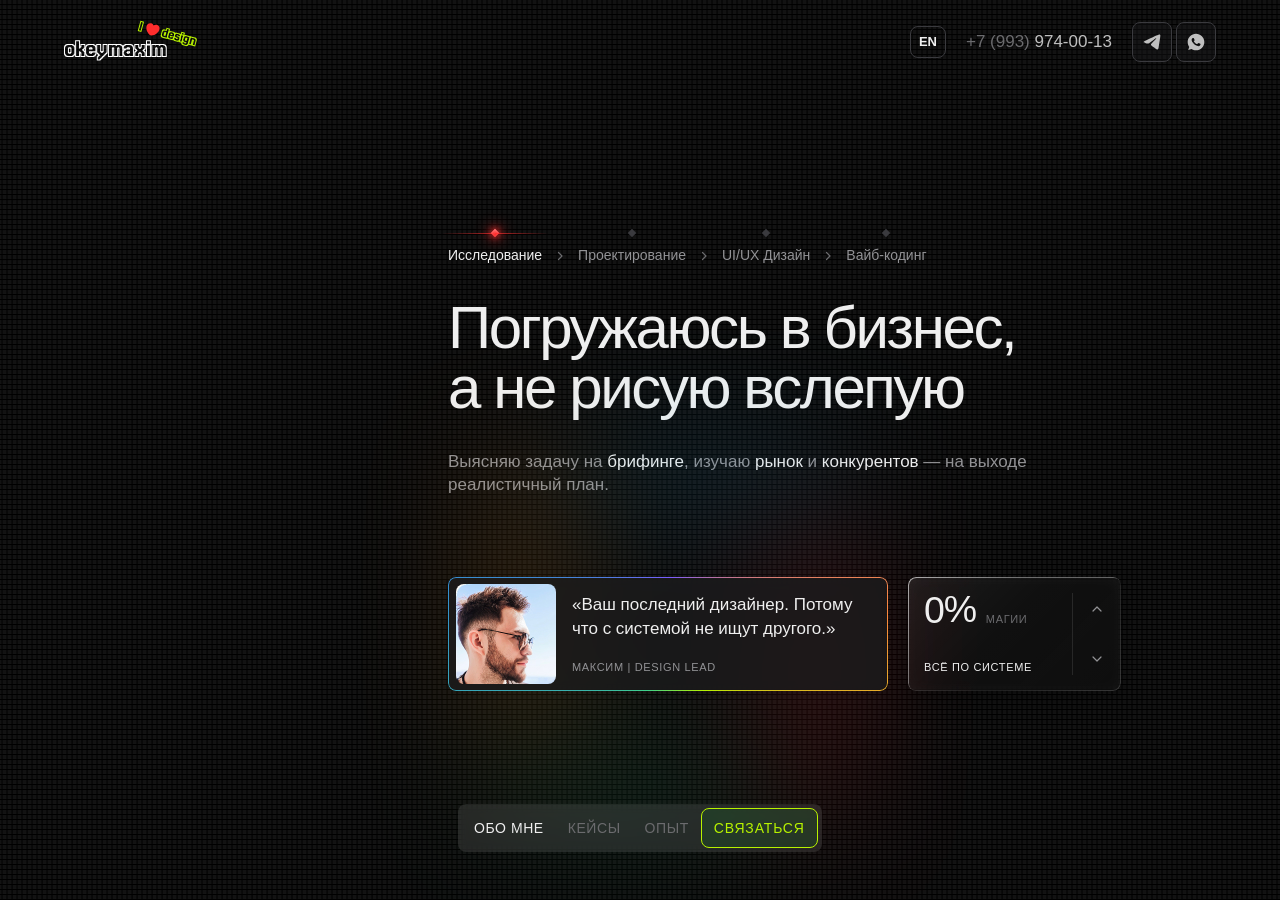
<file: index.html>
<!doctype html>
<html lang="ru">
<head>
  <meta charset="utf-8">
  <meta name="viewport" content="width=device-width, initial-scale=1">
  <meta http-equiv="Content-Security-Policy" content="default-src 'none'; script-src 'self' file:; style-src 'self' file: 'unsafe-inline'; img-src 'self' file: data:; media-src 'self' file:; base-uri 'none'; form-action 'none'">
  <title>Максим Березин · Lead Product Designer, 16 лет в продукте</title>
  <meta name="description" content="Lead Product Designer, 16 лет в продукте. Исследую, проектирую и собираю интерфейсы на дизайн-системе, довожу продукт до рабочего кода с AI. 7 кейсов в продакшене.">
  <link rel="icon" href="./media/media_716e5eed3d364377a4561700a9e31272_frame_2147227415_1_9tzf1y8mmr.png">
  <link rel="stylesheet" href="./site.css">
</head>
<body>
  <main id="lpw"></main>
  <noscript>Для интерактивных разделов сайта нужен JavaScript.</noscript>
  <script src="./site-data.js" defer></script>
  <script src="./site.js" defer></script>
</body>
</html>
</file>
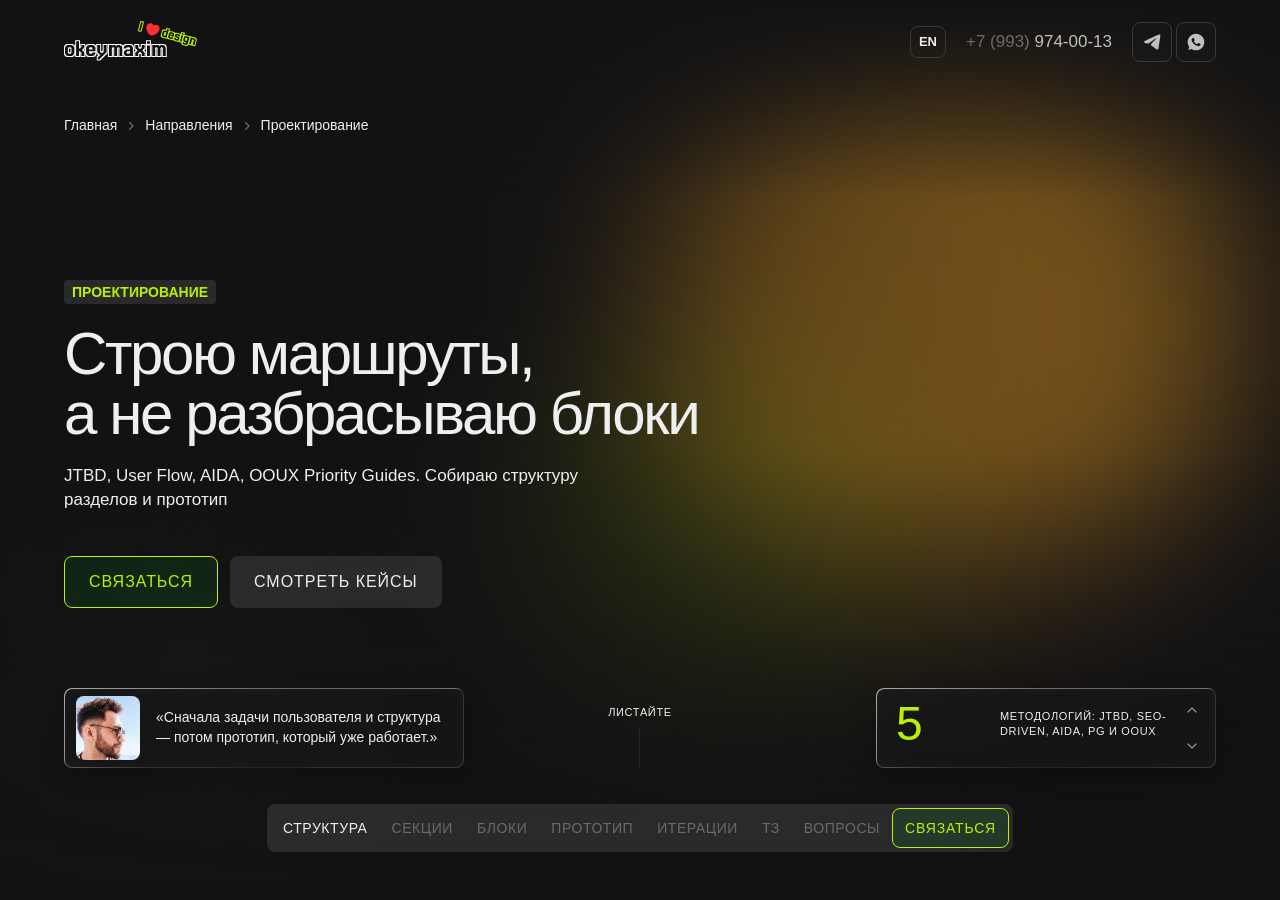
<file: architecture/index.html>
<!doctype html>
<html lang="ru">
<head>
  <meta charset="utf-8">
  <meta name="viewport" content="width=device-width, initial-scale=1">
  <meta http-equiv="Content-Security-Policy" content="default-src 'none'; script-src 'self' file:; style-src 'self' file: 'unsafe-inline'; img-src 'self' file: data:; media-src 'self' file:; base-uri 'none'; form-action 'none'">
  <title>Проектирование — Максим Березин, продуктовый дизайнер</title>
  <meta name="description" content="Структура по JTBD и поисковому спросу, порядок секций по AIDA, устройство блоков по Priority Guides и OOUX и рабочий прототип — готовое ТЗ на дизайн и разработку.">
  <link rel="icon" href="../media/media_716e5eed3d364377a4561700a9e31272_frame_2147227415_1_9tzf1y8mmr.png">
  <link rel="stylesheet" href="../site.css">
</head>
<body data-site-page="architecture" data-site-base="../">
  <main id="lpw"></main>
  <noscript>Для интерактивных разделов сайта нужен JavaScript.</noscript>
  <script src="../site-data.js" defer></script>
  <script src="../site.js" defer></script>
</body>
</html>
</file>
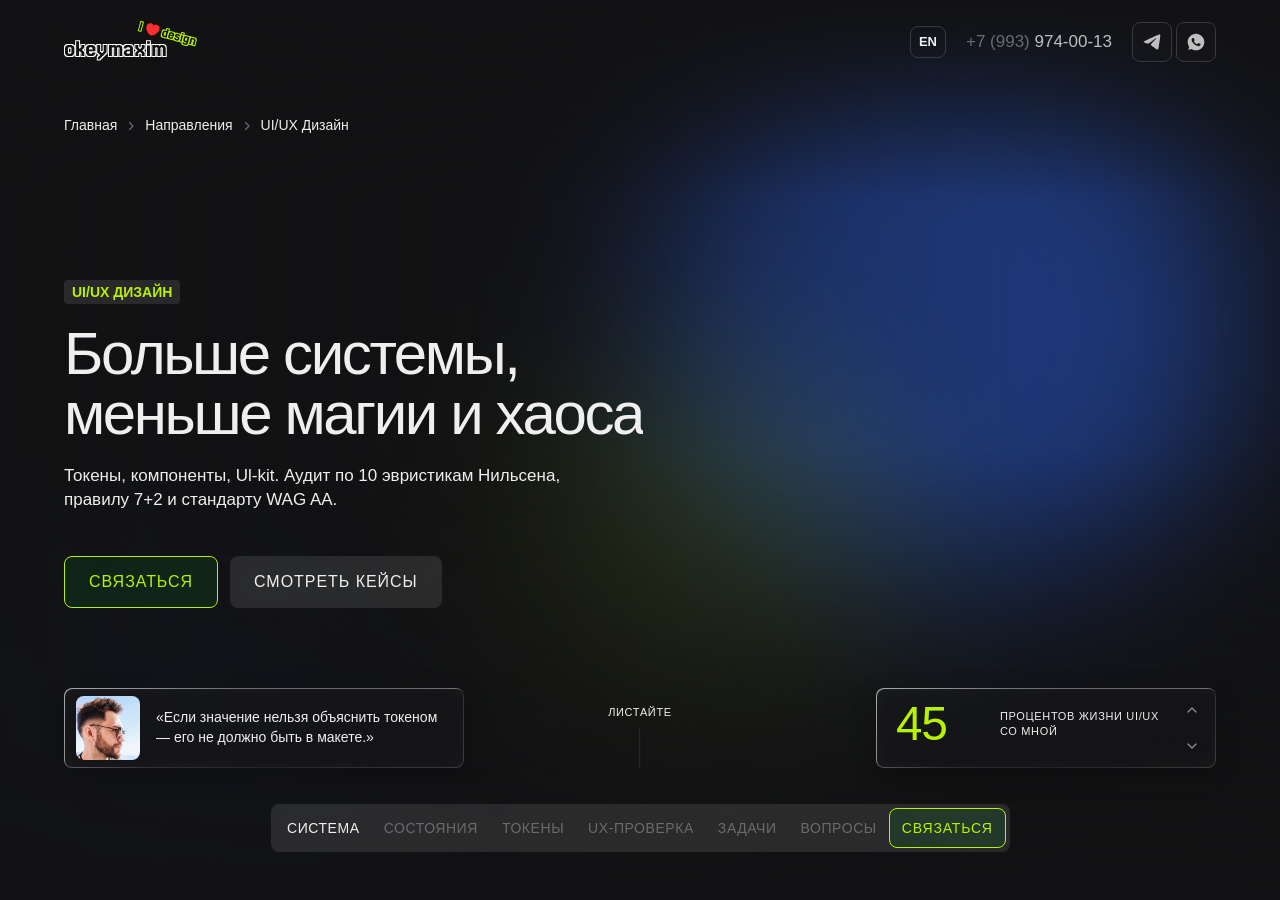
<file: design/index.html>
<!doctype html>
<html lang="ru">
<head>
  <meta charset="utf-8">
  <meta name="viewport" content="width=device-width, initial-scale=1">
  <meta http-equiv="Content-Security-Policy" content="default-src 'none'; script-src 'self' file:; style-src 'self' file: 'unsafe-inline'; img-src 'self' file: data:; media-src 'self' file:; base-uri 'none'; form-action 'none'">
  <title>UI/UX Дизайн — Максим Березин, продуктовый дизайнер</title>
  <meta name="description" content="Интерфейсы в Figma на дизайн-системе: токены, атомарные компоненты, все состояния, проверка по эвристикам Нильсена и WCAG.">
  <link rel="icon" href="../media/media_716e5eed3d364377a4561700a9e31272_frame_2147227415_1_9tzf1y8mmr.png">
  <link rel="stylesheet" href="../site.css">
</head>
<body data-site-page="design" data-site-base="../">
  <main id="lpw"></main>
  <noscript>Для интерактивных разделов сайта нужен JavaScript.</noscript>
  <script src="../site-data.js" defer></script>
  <script src="../site.js" defer></script>
</body>
</html>
</file>
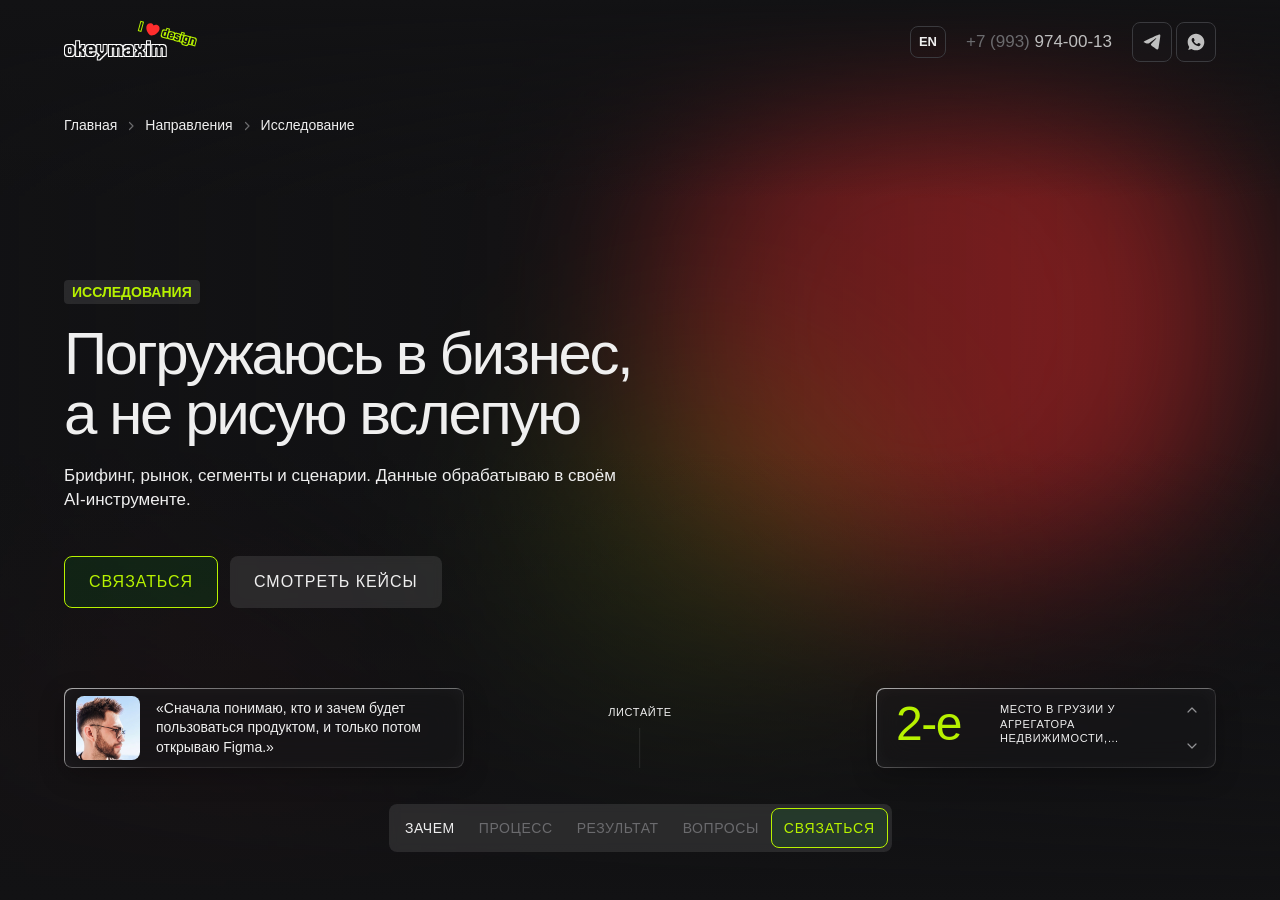
<file: research/index.html>
<!doctype html>
<html lang="ru">
<head>
  <meta charset="utf-8">
  <meta name="viewport" content="width=device-width, initial-scale=1">
  <meta http-equiv="Content-Security-Policy" content="default-src 'none'; script-src 'self' file:; style-src 'self' file: 'unsafe-inline'; img-src 'self' file: data:; media-src 'self' file:; base-uri 'none'; form-action 'none'">
  <title>Исследование — Максим Березин, продуктовый дизайнер</title>
  <meta name="description" content="Брифинг, анализ рынка и конкурентов, сегменты и сценарии, AI-инструмент под проект и план работ до первого макета.">
  <link rel="icon" href="../media/media_716e5eed3d364377a4561700a9e31272_frame_2147227415_1_9tzf1y8mmr.png">
  <link rel="stylesheet" href="../site.css">
</head>
<body data-site-page="research" data-site-base="../">
  <main id="lpw"></main>
  <noscript>Для интерактивных разделов сайта нужен JavaScript.</noscript>
  <script src="../site-data.js" defer></script>
  <script src="../site.js" defer></script>
</body>
</html>
</file>
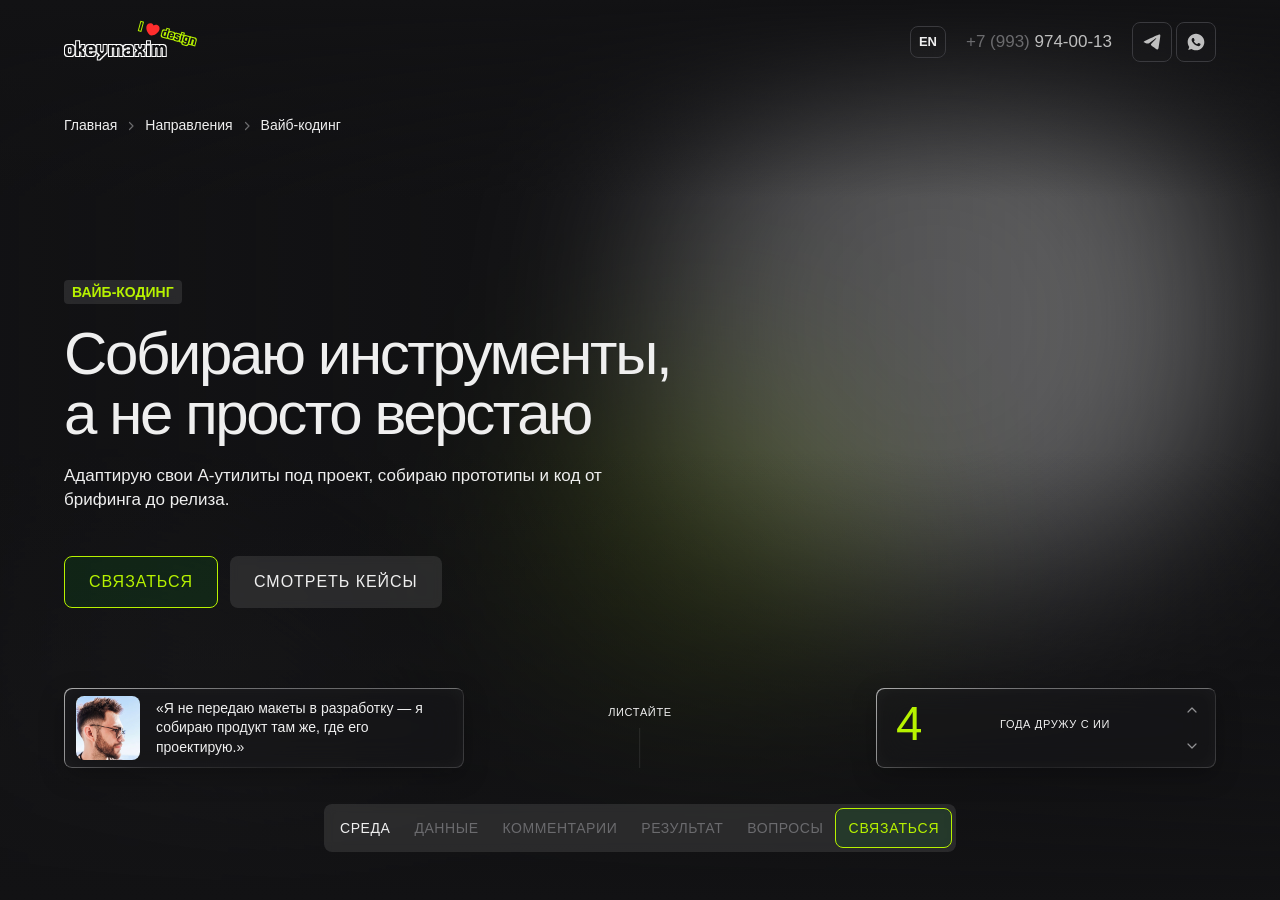
<file: vibe-coding/index.html>
<!doctype html>
<html lang="ru">
<head>
  <meta charset="utf-8">
  <meta name="viewport" content="width=device-width, initial-scale=1">
  <meta http-equiv="Content-Security-Policy" content="default-src 'none'; script-src 'self' file:; style-src 'self' file: 'unsafe-inline'; img-src 'self' file: data:; media-src 'self' file:; base-uri 'none'; form-action 'none'">
  <title>Вайб-кодинг — Максим Березин, продуктовый дизайнер</title>
  <meta name="description" content="Собираю для проекта рабочую среду: брифинг, гипотезы, токены, дизайн-система, админка и вёрстка в одном месте. Правки — через собственный инструмент комментирования, на выходе — рабочий продукт.">
  <link rel="icon" href="../media/media_716e5eed3d364377a4561700a9e31272_frame_2147227415_1_9tzf1y8mmr.png">
  <link rel="stylesheet" href="../site.css">
</head>
<body data-site-page="vibecoding" data-site-base="../">
  <main id="lpw"></main>
  <noscript>Для интерактивных разделов сайта нужен JavaScript.</noscript>
  <script src="../site-data.js" defer></script>
  <script src="../site.js" defer></script>
</body>
</html>
</file>
<file: site.css>
.okc-btn,.okc-tab{all:unset;box-sizing:border-box;white-space:nowrap;cursor:pointer;-webkit-tap-highlight-color:transparent;flex-shrink:0;justify-content:center;align-items:center;transition:background-color .2s,border-color .2s,box-shadow .2s,color .2s;display:inline-flex;position:relative}.okc-btn:focus-visible,.okc-tab:focus-visible{outline:1px solid var(--colors-text-neutral-secondary);outline-offset:2px}.okc-i{width:var(--controls-icon-size);height:var(--controls-icon-size);flex-shrink:0;place-items:center;display:inline-grid}.okc-i svg{width:100%;height:100%;display:block}.okc-l{line-height:1}.okc-btn{height:var(--controls-height);padding:0 var(--controls-padding);gap:var(--controls-space);border-radius:var(--controls-corner-radius);color:var(--colors-text-neutral-primary);border:1px solid #0000;overflow:hidden}.okc-b-contur{background:var(--colors-brand-light);border-color:var(--colors-text-other-link);color:var(--colors-text-other-link)}.okc-b-contur:hover,.okc-b-contur.is-hover{box-shadow:inset 0 0 0 1px currentColor,0 4px 16px color-mix(in srgb,currentColor 50%,transparent)}.okc-b-secondary{background:var(--colors-opacity-dark-medium);border-color:var(--colors-bg-neutral-quaternary)}.okc-b-secondary:hover,.okc-b-secondary.is-hover{background:var(--colors-opacity-dark-hight);border-color:var(--colors-bg-inverse-quaternary)}.okc-b-link{padding:0 var(--size-universal-0);color:var(--colors-text-neutral-secondary);border:0}.okc-b-link:hover,.okc-b-link.is-hover{color:var(--colors-text-neutral-primary)}.okc-b-telegram{background:var(--colors-other-telegram);border-color:var(--colors-other-telegram)}.okc-b-telegram:hover,.okc-b-telegram.is-hover{border-color:var(--colors-opacity-light-hight);box-shadow:0 4px 16px color-mix(in srgb,var(--colors-other-telegram) 50%,transparent)}.okc-b-link2{height:auto;padding:0 var(--size-universal-0);color:var(--colors-text-other-link);border:0;overflow:visible}.okc-b-link2 .okc-l{text-underline-offset:2px;text-decoration:underline;text-decoration-thickness:1px}.okc-b-white{background:var(--colors-opacity-light-low);-webkit-backdrop-filter:blur(4px);backdrop-filter:blur(4px);border:0}.okc-b-white:hover,.okc-b-white.is-hover{background:var(--colors-opacity-light-ultra);color:var(--colors-text-inverse-primary)}.okc-split{gap:var(--size-universal-8);padding:0 var(--size-universal-8) 0 var(--size-universal-16)}.okc-sep{background:var(--colors-opacity-light-low);flex-shrink:0;align-self:stretch;width:1px}.okc-s-contur{background:var(--colors-brand-light);border-color:var(--colors-text-other-link);color:var(--colors-text-other-link);-webkit-backdrop-filter:blur(4px);backdrop-filter:blur(4px)}.okc-s-contur .okc-sep{background:color-mix(in srgb,currentColor 40%,transparent)}.okc-s-contur:hover,.okc-s-contur.is-hover{box-shadow:inset 0 0 0 1px currentColor,0 4px 16px color-mix(in srgb,currentColor 50%,transparent)}.okc-s-secondary{background:var(--colors-bg-neutral-secondary);border-color:var(--colors-bg-neutral-quaternary);-webkit-backdrop-filter:blur(4px);backdrop-filter:blur(4px)}.okc-s-secondary:hover,.okc-s-secondary.is-hover{border-color:var(--colors-bg-inverse-quaternary);box-shadow:inset 0 0 0 1px var(--colors-bg-inverse-quaternary)}.okc-s-figma{gap:var(--controls-space);padding:0 var(--size-universal-16);background:var(--colors-opacity-light-low);border-color:var(--colors-opacity-light-low);-webkit-backdrop-filter:blur(4px);backdrop-filter:blur(4px)}.okc-s-figma:hover,.okc-s-figma.is-hover{box-shadow:inset 0 0 0 1px var(--colors-opacity-light-low)}.okc-s-figma .okc-i-logo svg{width:auto;height:70%;margin:auto}.okc-tab{height:var(--controls-height);padding:0 var(--controls-padding);border-radius:var(--size-radius-sm);color:var(--colors-text-neutral-quaternary)}.okc-tab:hover,.okc-tab.is-hover,.okc-tab.on{color:var(--colors-text-neutral-primary)}.okc-nav{align-items:center;gap:var(--size-universal-0);padding:var(--size-universal-4);border-radius:var(--size-radius-md);background:var(--colors-opacity-light-low);-webkit-backdrop-filter:blur(5px);backdrop-filter:blur(5px);display:inline-flex}@supports (corner-shape:squircle){.lp,.dsc{--cs-k:2}.lp *,.lp :before,.lp :after,.dsc *,.dsc :before,.dsc :after{corner-shape:squircle}.lp :is(.lp-case-tab,.lp-case-tabs,.lp-chip,.okc-chip,.lp-mbar-btn,.lp-mbar-gl,.lp-case-ava,.lp-crad-ico,.lp-case-bars i,.lp-badge,.lp-asp-glow,.lp-case-glow,.lp-case-light,.lp-radar-glow,.lp-glow),.lp :is(.lp-case-tab,.lp-case-tabs,.lp-chip):before{corner-shape:round}}.okc-field{border-bottom:1px solid var(--colors-opacity-light-low);cursor:text;flex-direction:column;width:100%;transition:border-color .2s;display:flex}.okc-field-l{color:var(--colors-text-neutral-secondary);transition:color .2s}.okc-field-i{all:unset;box-sizing:border-box;width:100%;min-height:var(--controls-height);padding:var(--size-universal-12) 0;color:var(--colors-text-neutral-primary);text-transform:uppercase;caret-color:var(--colors-text-neutral-primary)}.okc-field-i::placeholder{color:var(--colors-text-neutral-quaternary);opacity:1}.okc-field:hover,.okc-field.is-hover,.okc-field:focus-within,.okc-field.is-active{border-color:var(--colors-opacity-light-medium)}.okc-field:focus-within .okc-field-l,.okc-field.is-active .okc-field-l,.okc-field.is-filled .okc-field-l{color:var(--colors-text-neutral-quaternary)}.okc-field:has(.okc-field-i:not(:placeholder-shown)) .okc-field-l{color:var(--colors-text-neutral-quaternary)}.okc-field.is-filled{border-color:var(--colors-opacity-light-low)}.okc-field.is-err{border-color:var(--colors-semantic-red-primary)}.okc-chip{all:unset;box-sizing:border-box;justify-content:center;align-items:center;gap:var(--controls-space);height:var(--controls-height);padding:var(--size-universal-8) var(--size-universal-12);border-radius:var(--size-radius-circle);background:var(--colors-opacity-light-medium);-webkit-backdrop-filter:blur(4px);backdrop-filter:blur(4px);color:var(--colors-text-neutral-primary);white-space:nowrap;cursor:pointer;transition:background-color .2s,color .2s,box-shadow .2s;display:inline-flex}.okc-chip:hover,.okc-chip.is-hover{background:var(--colors-opacity-light-low);box-shadow:inset 1px 1px #ffffff57,inset -1px -1px #ffffff0f}.okc-chip.on{background:var(--colors-bg-inverse-primary);color:var(--colors-text-inverse-primary);box-shadow:none}.okc-chip:focus-visible{outline:1px solid var(--colors-text-neutral-secondary);outline-offset:2px}.okc-chip.okc-chip-text,.okc-chip.okc-chip-text:hover,.okc-chip.okc-chip-text.is-hover,.okc-chip.okc-chip-text.on{box-shadow:none;padding:var(--size-universal-8) 0;background:0 0}.okc-chip.okc-chip-text{color:var(--colors-text-neutral-tetiary);transition:color .25s}.okc-chip.okc-chip-text:hover,.okc-chip.okc-chip-text.is-hover{color:var(--colors-text-neutral-secondary)}.okc-chip.okc-chip-text.on{color:var(--colors-text-neutral-primary)}.okc-chip.okc-chip-lime{position:relative}.okc-chip.okc-chip-lime:after{content:"";background:var(--colors-semantic-lime-primary);height:2px;box-shadow:0 0 8px color-mix(in srgb,var(--colors-semantic-lime-primary) 70%,transparent);border-radius:1px;transition:transform .35s cubic-bezier(.16,1,.3,1);position:absolute;bottom:0;left:0;right:0;transform:scaleX(0)}.okc-chip.okc-chip-lime.on{color:var(--colors-semantic-lime-primary)}.okc-chip.okc-chip-lime.on:after{transform:scaleX(1)}.okc-check{align-items:center;gap:var(--size-universal-8);color:var(--colors-text-neutral-secondary);cursor:pointer;transition:color .2s;display:inline-flex}.okc-check-i{opacity:0;pointer-events:none;width:1px;height:1px;position:absolute}.okc-check-b{border:1px solid var(--colors-opacity-light-medium);border-radius:var(--size-radius-sm);flex:none;width:20px;height:20px;transition:background .2s,border-color .2s;position:relative}.okc-check-b:after{content:"";border:solid var(--colors-text-inverse-primary);border-width:0 2px 2px 0;width:5px;height:10px;transition:transform .25s cubic-bezier(.34,1.56,.64,1);position:absolute;top:2px;left:6px;transform:rotate(45deg)scale(0)}.okc-check:hover,.okc-check.is-hover{color:var(--colors-text-neutral-primary)}.okc-check:hover .okc-check-b,.okc-check.is-hover .okc-check-b{border-color:var(--colors-opacity-light-hight)}.okc-check.on{color:var(--colors-text-neutral-primary)}.okc-check:has(.okc-check-i:checked){color:var(--colors-text-neutral-primary)}.okc-check.on .okc-check-b,.okc-check-i:checked+.okc-check-b{background:var(--colors-bg-inverse-primary);border-color:var(--colors-bg-inverse-primary)}.okc-check.on .okc-check-b:after,.okc-check-i:checked+.okc-check-b:after{transform:rotate(45deg)scale(1)}.okc-check.is-err .okc-check-b{border-color:var(--colors-semantic-red-primary)}.okc-check-i:focus-visible+.okc-check-b{outline:1px solid var(--colors-text-neutral-secondary);outline-offset:2px}.okc-pill{all:unset;box-sizing:border-box;height:var(--controls-height);padding:0 var(--controls-padding);border:1px solid var(--colors-opacity-light-low);border-radius:var(--size-radius-circle);color:var(--colors-text-neutral-secondary);white-space:nowrap;cursor:pointer;justify-content:center;align-items:center;gap:0;transition:background .2s,border-color .2s,color .2s,gap .2s;display:inline-flex}.okc-pill-c{width:0;height:12px;transition:width .2s;position:relative;overflow:hidden}.okc-pill-c:after{content:"";border:1.5px solid;border-width:0 1.5px 1.5px 0;width:4px;height:8px;position:absolute;top:0;left:4px;transform:rotate(45deg)}.okc-pill:hover,.okc-pill.is-hover{background:var(--colors-opacity-light-low);color:var(--colors-text-neutral-primary)}.okc-pill.on{border-color:var(--colors-opacity-light-hight);color:var(--colors-text-neutral-primary);gap:var(--size-universal-4)}.okc-pill.on .okc-pill-c{width:12px}.okc-pill:focus-visible{outline:1px solid var(--colors-text-neutral-secondary);outline-offset:2px}body:has(#markup.active) main{max-width:none;padding:0}#lpw{background:#e9eaee;grid-template-rows:48px minmax(0,1fr);height:100vh;font:13px/1.4 -apple-system,SF Pro Text,Helvetica Neue,sans-serif;display:grid}#lpw *{box-sizing:border-box}#lpw .lpv-top{align-items:center;gap:var(--size-universal-12);color:#1d1f24;background:#fff;border-bottom:1px solid #e2e4e9;padding:0 14px;display:flex}#lpw .lpv-top b{font-size:14px;font-weight:600}#lpw .lpv-crumb{color:#7b818c}#lpw .sp{flex:1}#lpw .lpv-seg{border:1px solid #e2e4e9;border-radius:6px;display:inline-flex;overflow:hidden}#lpw .lpv-seg button{color:#4a4f59;cursor:pointer;background:#fff;border:0;border-right:1px solid #eceef2;height:28px;padding:0 10px;font:500 12px inherit}#lpw .lpv-seg button:last-child{border-right:0}#lpw .lpv-seg button.on{color:#fff;background:#121214}#lpw .lpv-w{font:500 11.5px var(--mono);color:#7b818c;width:56px}#lpw .lpv-btn{color:#1d1f24;cursor:pointer;background:#fff;border:1px solid #e2e4e9;border-radius:6px;align-items:center;height:28px;padding:0 10px;font:500 12px inherit;display:inline-flex}#lpw .lpv-ovc{color:#7b818c;align-items:center;gap:6px;font-size:12px;display:flex}#lpw .lpv-ovc input{accent-color:#121214;width:80px}#lpw .lpv-stage{scrollbar-gutter:stable;padding:24px;overflow:auto}#lpw .lpv-frame{margin:0 auto;transition:width .25s;position:relative;box-shadow:0 0 0 1px #00000014,0 10px 30px #0000001f;container:lp/inline-size}#lpw .lpv-ov{pointer-events:none;mix-blend-mode:normal;z-index:20;background-position:top;background-repeat:no-repeat;background-size:100%;height:100%;position:absolute;inset:0 0 auto}.lp{--lp-case-media-ratio:4 / 3;background:var(--colors-bg-neutral-primary) url([data-uri]) repeat fixed top center;color:var(--colors-text-neutral-primary);-webkit-font-smoothing:antialiased;min-height:900px;overflow:clip}.lp *{box-sizing:border-box;margin:0}:where(.lp) button{font:inherit;color:inherit;cursor:pointer;background:0 0;border:0;padding:0}:where(.lp) a{color:inherit;text-decoration:none}.lp .lp-in{max-width:var(--size-block-width-basic,1280px);width:100%;margin:0 auto}.lp .lp-hl{color:var(--colors-text-neutral-primary)}.lp .lp-empty{background:var(--colors-bg-neutral-tetiary);place-items:center;display:grid}.lp .lp-ph{font:500 10px var(--mono);letter-spacing:.06em;text-transform:uppercase;color:var(--colors-text-neutral-quaternary)}.lp img,.lp video{object-fit:cover;width:100%;height:100%;display:block}.lp .lp-ctl{justify-content:center;align-items:center;gap:var(--controls-space);height:var(--controls-height);width:var(--controls-height);border-radius:var(--controls-corner-radius);transition:background .2s,border-color .2s;display:inline-flex}.lp .lp-ctl svg{width:var(--controls-icon-size);height:var(--controls-icon-size)}.lp .lp-language{border:1px solid var(--colors-bg-neutral-quaternary);border-radius:var(--size-radius-md);min-width:36px;min-height:32px;font-size:13px;font-weight:600}.lp .lp-language:hover,.lp .lp-language:focus-visible{border-color:var(--colors-semantic-lime-primary)}.lp .lp-arrow{width:12px;height:12px;margin-bottom:calc((var(--typographics-size-body-sm) * 1.4 - var(--size-universal-12)) / 2);color:var(--colors-text-neutral-quaternary);display:inline-flex}.lp .lp-arrow svg{width:12px;height:12px}.lp .lp-glass{isolation:isolate;-webkit-backdrop-filter:blur(4px)saturate(154%)brightness(1.06);backdrop-filter:blur(4px)saturate(154%)brightness(1.06);background:linear-gradient(135deg,#ffffff17 0%,#ffffff08 45%,#ffffff03 100%),#19191966;position:relative;box-shadow:inset 1px 1px #ffffff57,inset -1px -1px #ffffff0f,inset 0 0 18px #ffffff0a,0 8px 24px #00000040}.lp .lp-glass:before{content:"";z-index:-1;border-radius:inherit;pointer-events:none;-webkit-mask-composite:xor;opacity:.55;background:linear-gradient(135deg,#fffc,#ffffff1a 35%,#fff0 60%,#fff3);padding:1px;position:absolute;inset:0;-webkit-mask:linear-gradient(#000 0 0) content-box,linear-gradient(#000 0 0);-webkit-mask-composite:xor,source-over;mask:linear-gradient(#000 0 0) content-box exclude,linear-gradient(#000 0 0)}.lp .lp-ib{width:32px;height:32px;color:var(--colors-text-neutral-tetiary);padding:0}.lp .lp-ib svg{width:16px;height:16px}.lp .lp-ib:hover{background:var(--colors-opacity-light-low);color:var(--colors-text-neutral-primary)}.lp .lp-navdock{z-index:40;pointer-events:none;justify-content:center;align-items:flex-end;height:0;display:flex;position:sticky;bottom:48px}.lp .lp-navdock .okc-nav{pointer-events:auto;will-change:transform;transition:opacity .3s,transform .4s cubic-bezier(.16,1,.3,1);transform:translateZ(0)}.lp.is-foot .lp-navdock .okc-nav{opacity:0;pointer-events:none;transform:translateY(24px)}@container lp (width<=767px){.lp .lp-aspects+.lp-qwrap{margin-block-start:var(--size-block-width-spacing-sm)}.lp .lp-navdock{display:none}}@keyframes lp-swap{0%{opacity:0;transform:translateY(6px)}to{opacity:1;transform:none}}@property --lp-spin-a{syntax:"<angle>";inherits:false;initial-value:0deg}@keyframes lp-dot{0%,60%,to{opacity:.35;transform:none}30%{opacity:1;transform:translateY(-3px)}}.lp .lp-mbar{display:none}@container lp (width<=767px){.lp .lp-mbar{z-index:40;pointer-events:none;height:0;display:block;position:sticky;bottom:0}.lp .lp-mbar-btn{bottom:var(--size-universal-24);corner-shape:round;width:64px;height:64px;color:var(--colors-text-neutral-primary);pointer-events:auto;border-radius:50%;place-items:center;transition:transform .2s,box-shadow .2s;display:grid;position:absolute}.lp .lp-mbar-btn svg{width:32px;height:32px}.lp .lp-mbar-btn:active{transform:scale(.94)}.lp .lp-mbar-call{left:var(--size-universal-24);background:var(--colors-opacity-light-low);-webkit-backdrop-filter:blur(8px);backdrop-filter:blur(8px)}.lp .lp-mbar-tg{right:var(--size-universal-24);background:var(--colors-other-telegram);box-shadow:0 6px 20px color-mix(in srgb,var(--colors-other-telegram) 45%,transparent)}.lp .lp-mbar-gl{filter:blur(60px);opacity:.55;pointer-events:none;border-radius:50%;width:200px;height:200px;position:absolute;bottom:-100px}.lp .lp-mbar-gl-l{background:var(--colors-brand-neutral);left:-100px}.lp .lp-mbar-gl-r{background:var(--colors-other-telegram);right:-100px}}@keyframes lp-met-up{0%{opacity:0;transform:translateY(10px)}to{opacity:1;transform:none}}@keyframes lp-met-down{0%{opacity:0;transform:translateY(-10px)}to{opacity:1;transform:none}}.lp .lp-doc{padding:var(--size-block-width-padding-md) var(--size-block-width-general-margin);border-bottom:1px solid var(--colors-bg-neutral-tetiary);min-height:calc(var(--lp-vh,100svh) - var(--lp-hdr,84px))}.lp .lp-doc-in{gap:var(--size-block-width-spacing-sm);flex-direction:column;max-width:760px;display:flex}.lp .lp-doc-back,.lp .lp-doc-pdf{color:var(--colors-text-neutral-secondary);align-self:flex-start;transition:color .2s}.lp .lp-doc-back:hover,.lp .lp-doc-pdf:hover{color:var(--colors-text-neutral-primary)}.lp .lp-doc-pdf{text-underline-offset:3px;text-decoration:underline}.lp .lp-doc-in h1{color:var(--colors-text-neutral-primary)}.lp .lp-doc-body{gap:var(--size-universal-12);flex-direction:column;display:flex}.lp .lp-doc-body h2{margin-top:var(--size-universal-24);color:var(--colors-text-neutral-primary)}.lp .lp-doc-body p,.lp .lp-doc-body li{color:var(--colors-text-neutral-secondary)}.lp .lp-doc-body ul{gap:var(--size-universal-8);flex-direction:column;padding:0;list-style:none;display:flex}.lp .lp-doc-body li{padding-left:var(--size-universal-20);position:relative}.lp .lp-doc-body li:before{content:"";background:var(--colors-bg-neutral-quaternary);width:5px;height:5px;position:absolute;top:.6em;left:4px;transform:rotate(45deg)}@container lp (width<=767px){.lp .lp-doc{padding:var(--size-universal-20) var(--size-block-width-general-margin)}}.lp .lp-viewer{z-index:60;-webkit-backdrop-filter:blur(8px);backdrop-filter:blur(8px);opacity:0;background:#000000eb;transition:opacity .25s;position:fixed;inset:0}.lp .lp-viewer.on{opacity:1}.lp .lp-viewer-sc{scrollbar-width:none;overscroll-behavior:contain;touch-action:pan-x pan-y;display:flex;position:absolute;inset:0;overflow:auto}.lp .lp-viewer-sc::-webkit-scrollbar{display:none}.lp .lp-viewer-img{flex:none;margin:auto;display:flex}.lp .lp-viewer-img img,.lp .lp-viewer-img video{width:auto;max-width:none;height:100%;display:block}.lp .lp-viewer-img.lp-empty{aspect-ratio:896/672;background:var(--colors-opacity-light-low);place-items:center;display:grid}.lp .lp-viewer-x{left:50%;bottom:var(--size-universal-24);width:48px;height:48px;color:var(--colors-text-neutral-primary);cursor:pointer;border:0;border-radius:999px;place-items:center;padding:0;display:grid;position:absolute;transform:translate(-50%)}.lp .lp-viewer-x svg{width:20px;height:20px}@media (prefers-reduced-motion:reduce){.lp .lp-viewer{transition:none}}body.lp-full .rail{display:none}body.lp-full main{margin-left:0}body.lp-full #lpw{grid-template-rows:minmax(0,1fr)}body.lp-full #lpw .lpv-top,body.lp-full #lpw .cm-bar,body.lp-full #lpw .cm-side,body.lp-full #lpw .cm-tgl{display:none}body.lp-full #lpw .lpv-stage{margin-right:0;padding:0}body.lp-full #lpw .lpv-frame{box-shadow:none}#lpw .lpv-hint{z-index:2147483002;padding:var(--size-universal-8) 14px;color:#fff;pointer-events:none;background:#121214e0;border-radius:8px;font:500 12px/1.2 -apple-system,SF Pro Text,sans-serif;animation:2.6s both lpv-hint;position:fixed;top:16px;left:50%;transform:translate(-50%)}#lpw .lpv-hint kbd{font:600 11px var(--mono,monospace);padding:var(--size-universal-2) 6px;margin-right:var(--size-universal-4);background:#ffffff29;border-radius:4px}@keyframes lpv-hint{0%{opacity:0;transform:translate(-50%,-6px)}10%,80%{opacity:1;transform:translate(-50%)}to{opacity:0}}.lp.is-lb *,.lp.is-lb :before,.lp.is-lb :after{animation-play-state:paused!important}.lp.is-lb video{visibility:hidden}.lp .lp-builder-pages{flex-wrap:wrap;gap:1rem;padding:24px;display:flex}.lp .lp-builder-pages a{text-decoration:underline}.lp .lp-dr-sec{padding:var(--size-block-width-padding-md) var(--size-block-width-general-margin)}.lp .lp-dr-sec>.lp-in{gap:var(--size-block-width-spacing-md);flex-direction:column;display:flex}.lp .lp-dr-h2{color:var(--colors-text-neutral-primary)}.lp .lp-dr-h2 .lp-hl{color:var(--colors-text-neutral-quaternary)}.lp .lp-dr-sec h3{color:var(--colors-text-neutral-primary)}.lp .lp-dr-sec p{color:var(--colors-text-neutral-secondary)}.lp .lp-dr-panel{border:1px solid var(--colors-bg-neutral-tetiary);border-radius:var(--size-radius-lg);background:linear-gradient(to bottom,var(--colors-bg-neutral-secondary),var(--colors-bg-neutral-primary));transition:border-color .25s}.lp .lp-dr-cmedia{border-radius:var(--size-radius-md);display:flex;overflow:hidden}.lp .lp-dr-idx{color:var(--colors-text-neutral-tetiary);font-family:var(--mono)}.lp .lp-dr-n,.lp .lp-dr-mv{color:var(--colors-text-neutral-primary)}.lp .lp-dr-si{border-radius:var(--size-radius-md);border:1px solid #0000;transition:background .35s,border-color .35s;position:relative;overflow:hidden}.lp .lp-dr-si.on{background:var(--colors-bg-neutral-secondary);border-color:var(--colors-bg-neutral-tetiary)}.lp .lp-dr-sp{opacity:0;background:0 0;height:2px;transition:opacity .25s;position:absolute;bottom:0;left:0;right:0}.lp .lp-dr-si.on .lp-dr-sp{opacity:1;background:var(--colors-opacity-light-low)}.lp .lp-dr-sp i{background:var(--dr-acc);width:0;height:100%;display:block}.lp .is-run .lp-dr-si.on .lp-dr-sp i{animation:lp-dr-prog var(--t,6s) linear forwards}@keyframes lp-dr-prog{to{width:100%}}@keyframes lp-dr-in{0%{opacity:0;filter:blur(6px)}to{opacity:1;filter:none}}.lp .lp-dr-cmedia{aspect-ratio:4/3}.lp .lp-dr-mv{font-size:32px}@container lp (width<=767px){.lp .lp-dr-sec{padding:var(--size-universal-32) var(--size-block-width-general-margin)}.lp .lp-dr-sec>.lp-in{gap:var(--size-universal-24)}}.lp .lp-dr-sec{--dr-acc:var(--colors-semantic-lime-primary)}.lp.is-dir[data-acc=red]{--dr-acc-src:var(--colors-semantic-red-primary)}.lp.is-dir[data-acc=yellow]{--dr-acc-src:var(--colors-semantic-yellow-primary)}.lp.is-dir[data-acc=lime]{--dr-acc-src:var(--colors-semantic-lime-primary)}.lp.is-dir[data-acc=blue]{--dr-acc-src:var(--colors-semantic-blue-primary)}.lp.is-dir[data-acc=white]{--dr-acc-src:var(--colors-text-neutral-primary)}.lp .lp-dra{background:var(--az-bg);background-image:linear-gradient(var(--az-1) 1px,transparent 1px),linear-gradient(90deg,var(--az-1) 1px,transparent 1px);background-position:50%;background-size:32px 32px;place-items:center;width:100%;height:100%;min-height:0;display:grid;position:relative;overflow:hidden}.lp .lp-dra svg{z-index:1;width:100%;height:100%;position:relative;overflow:visible}.lp .lp-dra *{--T:8s;--E:cubic-bezier(.65,0,.35,1);transform-box:fill-box;animation-play-state:paused!important}.lp :is(.lp-dra.is-play,.is-play .lp-dra) *{animation-play-state:running!important}.lp .dz-t{font:500 10px/1 var(--az-f);fill:var(--az-mut)}.lp .dz-tw{fill:var(--az-tx)}.lp .dz-ta{fill:var(--dr-acc)}.lp .dz-tk{fill:var(--colors-text-inverse-primary);font-weight:700}.lp .dz-th{letter-spacing:-.01em;font-size:13px;font-weight:700}.lp .dz-big{font:800 30px/1 var(--az-f);fill:var(--az-tx);letter-spacing:-.03em}.lp .dz-c{fill:var(--az-1);stroke:var(--az-ln);stroke-width:2px}.lp .dz-f{fill:var(--az-bg);stroke:var(--az-ln);stroke-width:2px}.lp .dz-s{fill:var(--az-ln)}.lp .dz-im{fill:var(--az-ln);opacity:.6}.lp .dz-tr{fill:var(--az-1)}.lp .dz-fw{fill:var(--az-mut)}.lp .dz-cut{stroke:var(--az-1);stroke-width:3px}.lp .dz-ln{stroke:var(--az-ln);stroke-width:2px}.lp .dz-dl{fill:none;stroke:var(--az-ln);stroke-width:1.5px;stroke-dasharray:3 5}.lp .dz-chip{fill:var(--az-bg);stroke:var(--az-tx);stroke-width:1.5px}.lp .dz-a{fill:var(--dr-acc)}.lp .dz-ac{fill:var(--az-1);stroke:var(--dr-acc);stroke-width:2px}.lp .dz-al{fill:none;stroke:var(--dr-acc);stroke-width:2px;stroke-linecap:round;stroke-linejoin:round}.lp .dz-ck{fill:none;stroke:var(--az-tx);stroke-width:2px;stroke-linecap:round;stroke-linejoin:round}.lp .dz-ck.is-k{stroke:var(--colors-text-inverse-primary)}.lp .dz-av{fill:var(--az-ln)}.lp .dz-dt{fill:var(--az-tx)}.lp .dz-rg{fill:none;stroke:var(--az-ln);stroke-width:1.5px;stroke-dasharray:3 5}.lp .dz-sf{fill:var(--az-tx)}.lp .dz-se{fill:var(--az-ln)}.lp .dz-pk{fill:var(--az-tx);opacity:0;animation:dz-pk 2.6s var(--E) infinite;animation-delay:var(--d,0s)}@keyframes dz-pk{0%{opacity:0;transform:translate(0)}15%,75%{opacity:1}to{opacity:0;transform:translate(var(--tx,40px),var(--ty,0px))}}.lp .dz-bl{fill:var(--az-ln);animation:1.6s ease-in-out infinite dz-bl;animation-delay:calc(var(--i) * .13s)}@keyframes dz-bl{0%,to{fill:var(--az-ln)}40%,55%{fill:var(--az-tx)}}.lp .dz-scan{opacity:0;animation:dz-scan var(--T) var(--E) infinite}@keyframes dz-scan{0%,6%{opacity:0;transform:translateY(0)}10%{opacity:1}50%{opacity:1;transform:translateY(150px)}56%,to{opacity:0;transform:translateY(150px)}}.lp .dz-sort{animation:dz-sort var(--T) var(--E) infinite}@keyframes dz-sort{0%,14%{transform:translateY(var(--dy))}34%,86%{transform:none}98%,to{transform:translateY(var(--dy))}}@keyframes dz-i1{0%,8%{opacity:0;transform:translateY(8px)}15%,86%{opacity:1;transform:none}94%,to{opacity:0;transform:none}}@keyframes dz-x1{0%,8%{opacity:1;transform:scaleX(0)}18%,86%{opacity:1;transform:scaleX(1)}94%,to{opacity:0;transform:scaleX(1)}}@keyframes dz-l1{0%,8%{stroke:var(--az-ln)}15%,86%{stroke:var(--dr-acc)}96%,to{stroke:var(--az-ln)}}@keyframes dz-w1{0%,8%{stroke:var(--az-ln)}15%,86%{stroke:var(--az-tx)}96%,to{stroke:var(--az-ln)}}@keyframes dz-m1{0%,8%{transform:translate(var(--dx),var(--dy));opacity:.5}23%,86%{opacity:1;transform:none}98%,to{transform:translate(var(--dx),var(--dy));opacity:.5}}@keyframes dz-d1{0%,8%{stroke-dashoffset:1px;opacity:1}20%,86%{stroke-dashoffset:0;opacity:1}94%,to{stroke-dashoffset:0;opacity:0}}.lp :is(.dz-i1,.dz-x1,.dz-l1,.dz-w1,.dz-m1,.dz-d1){animation-duration:var(--T);animation-timing-function:var(--E);animation-iteration-count:infinite;animation-fill-mode:both}.lp .dz-i1{animation-name:dz-i1}.lp .dz-x1{transform-origin:0;animation-name:dz-x1}.lp .dz-l1{animation-name:dz-l1}.lp .dz-w1{animation-name:dz-w1}.lp .dz-m1{animation-name:dz-m1}.lp .dz-d1{stroke-dasharray:1;stroke-dashoffset:1px;animation-name:dz-d1}@keyframes dz-i2{0%,20%{opacity:0;transform:translateY(8px)}27%,86%{opacity:1;transform:none}94%,to{opacity:0;transform:none}}@keyframes dz-x2{0%,20%{opacity:1;transform:scaleX(0)}30%,86%{opacity:1;transform:scaleX(1)}94%,to{opacity:0;transform:scaleX(1)}}@keyframes dz-l2{0%,20%{stroke:var(--az-ln)}27%,86%{stroke:var(--dr-acc)}96%,to{stroke:var(--az-ln)}}@keyframes dz-w2{0%,20%{stroke:var(--az-ln)}27%,86%{stroke:var(--az-tx)}96%,to{stroke:var(--az-ln)}}@keyframes dz-m2{0%,20%{transform:translate(var(--dx),var(--dy));opacity:.5}35%,86%{opacity:1;transform:none}98%,to{transform:translate(var(--dx),var(--dy));opacity:.5}}@keyframes dz-d2{0%,20%{stroke-dashoffset:1px;opacity:1}32%,86%{stroke-dashoffset:0;opacity:1}94%,to{stroke-dashoffset:0;opacity:0}}.lp :is(.dz-i2,.dz-x2,.dz-l2,.dz-w2,.dz-m2,.dz-d2){animation-duration:var(--T);animation-timing-function:var(--E);animation-iteration-count:infinite;animation-fill-mode:both}.lp .dz-i2{animation-name:dz-i2}.lp .dz-x2{transform-origin:0;animation-name:dz-x2}.lp .dz-l2{animation-name:dz-l2}.lp .dz-w2{animation-name:dz-w2}.lp .dz-m2{animation-name:dz-m2}.lp .dz-d2{stroke-dasharray:1;stroke-dashoffset:1px;animation-name:dz-d2}@keyframes dz-i3{0%,32%{opacity:0;transform:translateY(8px)}39%,86%{opacity:1;transform:none}94%,to{opacity:0;transform:none}}@keyframes dz-x3{0%,32%{opacity:1;transform:scaleX(0)}42%,86%{opacity:1;transform:scaleX(1)}94%,to{opacity:0;transform:scaleX(1)}}@keyframes dz-l3{0%,32%{stroke:var(--az-ln)}39%,86%{stroke:var(--dr-acc)}96%,to{stroke:var(--az-ln)}}@keyframes dz-w3{0%,32%{stroke:var(--az-ln)}39%,86%{stroke:var(--az-tx)}96%,to{stroke:var(--az-ln)}}@keyframes dz-m3{0%,32%{transform:translate(var(--dx),var(--dy));opacity:.5}47%,86%{opacity:1;transform:none}98%,to{transform:translate(var(--dx),var(--dy));opacity:.5}}@keyframes dz-d3{0%,32%{stroke-dashoffset:1px;opacity:1}44%,86%{stroke-dashoffset:0;opacity:1}94%,to{stroke-dashoffset:0;opacity:0}}.lp :is(.dz-i3,.dz-x3,.dz-l3,.dz-w3,.dz-m3,.dz-d3){animation-duration:var(--T);animation-timing-function:var(--E);animation-iteration-count:infinite;animation-fill-mode:both}.lp .dz-i3{animation-name:dz-i3}.lp .dz-x3{transform-origin:0;animation-name:dz-x3}.lp .dz-l3{animation-name:dz-l3}.lp .dz-w3{animation-name:dz-w3}.lp .dz-m3{animation-name:dz-m3}.lp .dz-d3{stroke-dasharray:1;stroke-dashoffset:1px;animation-name:dz-d3}@keyframes dz-i4{0%,44%{opacity:0;transform:translateY(8px)}51%,86%{opacity:1;transform:none}94%,to{opacity:0;transform:none}}@keyframes dz-x4{0%,44%{opacity:1;transform:scaleX(0)}54%,86%{opacity:1;transform:scaleX(1)}94%,to{opacity:0;transform:scaleX(1)}}@keyframes dz-l4{0%,44%{stroke:var(--az-ln)}51%,86%{stroke:var(--dr-acc)}96%,to{stroke:var(--az-ln)}}@keyframes dz-w4{0%,44%{stroke:var(--az-ln)}51%,86%{stroke:var(--az-tx)}96%,to{stroke:var(--az-ln)}}@keyframes dz-m4{0%,44%{transform:translate(var(--dx),var(--dy));opacity:.5}59%,86%{opacity:1;transform:none}98%,to{transform:translate(var(--dx),var(--dy));opacity:.5}}@keyframes dz-d4{0%,44%{stroke-dashoffset:1px;opacity:1}56%,86%{stroke-dashoffset:0;opacity:1}94%,to{stroke-dashoffset:0;opacity:0}}.lp :is(.dz-i4,.dz-x4,.dz-l4,.dz-w4,.dz-m4,.dz-d4){animation-duration:var(--T);animation-timing-function:var(--E);animation-iteration-count:infinite;animation-fill-mode:both}.lp .dz-i4{animation-name:dz-i4}.lp .dz-x4{transform-origin:0;animation-name:dz-x4}.lp .dz-l4{animation-name:dz-l4}.lp .dz-w4{animation-name:dz-w4}.lp .dz-m4{animation-name:dz-m4}.lp .dz-d4{stroke-dasharray:1;stroke-dashoffset:1px;animation-name:dz-d4}@keyframes dz-i5{0%,56%{opacity:0;transform:translateY(8px)}63%,86%{opacity:1;transform:none}94%,to{opacity:0;transform:none}}@keyframes dz-x5{0%,56%{opacity:1;transform:scaleX(0)}66%,86%{opacity:1;transform:scaleX(1)}94%,to{opacity:0;transform:scaleX(1)}}@keyframes dz-l5{0%,56%{stroke:var(--az-ln)}63%,86%{stroke:var(--dr-acc)}96%,to{stroke:var(--az-ln)}}@keyframes dz-w5{0%,56%{stroke:var(--az-ln)}63%,86%{stroke:var(--az-tx)}96%,to{stroke:var(--az-ln)}}@keyframes dz-m5{0%,56%{transform:translate(var(--dx),var(--dy));opacity:.5}71%,86%{opacity:1;transform:none}98%,to{transform:translate(var(--dx),var(--dy));opacity:.5}}@keyframes dz-d5{0%,56%{stroke-dashoffset:1px;opacity:1}68%,86%{stroke-dashoffset:0;opacity:1}94%,to{stroke-dashoffset:0;opacity:0}}.lp :is(.dz-i5,.dz-x5,.dz-l5,.dz-w5,.dz-m5,.dz-d5){animation-duration:var(--T);animation-timing-function:var(--E);animation-iteration-count:infinite;animation-fill-mode:both}.lp .dz-i5{animation-name:dz-i5}.lp .dz-x5{transform-origin:0;animation-name:dz-x5}.lp .dz-l5{animation-name:dz-l5}.lp .dz-w5{animation-name:dz-w5}.lp .dz-m5{animation-name:dz-m5}.lp .dz-d5{stroke-dasharray:1;stroke-dashoffset:1px;animation-name:dz-d5}@keyframes dz-i6{0%,68%{opacity:0;transform:translateY(8px)}75%,86%{opacity:1;transform:none}94%,to{opacity:0;transform:none}}@keyframes dz-x6{0%,68%{opacity:1;transform:scaleX(0)}78%,86%{opacity:1;transform:scaleX(1)}94%,to{opacity:0;transform:scaleX(1)}}@keyframes dz-l6{0%,68%{stroke:var(--az-ln)}75%,86%{stroke:var(--dr-acc)}96%,to{stroke:var(--az-ln)}}@keyframes dz-w6{0%,68%{stroke:var(--az-ln)}75%,86%{stroke:var(--az-tx)}96%,to{stroke:var(--az-ln)}}@keyframes dz-m6{0%,68%{transform:translate(var(--dx),var(--dy));opacity:.5}83%,86%{opacity:1;transform:none}98%,to{transform:translate(var(--dx),var(--dy));opacity:.5}}@keyframes dz-d6{0%,68%{stroke-dashoffset:1px;opacity:1}80%,86%{stroke-dashoffset:0;opacity:1}94%,to{stroke-dashoffset:0;opacity:0}}.lp :is(.dz-i6,.dz-x6,.dz-l6,.dz-w6,.dz-m6,.dz-d6){animation-duration:var(--T);animation-timing-function:var(--E);animation-iteration-count:infinite;animation-fill-mode:both}.lp .dz-i6{animation-name:dz-i6}.lp .dz-x6{transform-origin:0;animation-name:dz-x6}.lp .dz-l6{animation-name:dz-l6}.lp .dz-w6{animation-name:dz-w6}.lp .dz-m6{animation-name:dz-m6}.lp .dz-d6{stroke-dasharray:1;stroke-dashoffset:1px;animation-name:dz-d6}@media (prefers-reduced-motion:reduce){.lp .lp-dra *{animation:none!important}.lp .dz-pk,.lp .dz-scan{display:none}.lp [class*=dz-d]{stroke-dashoffset:0}}.lp .lp-dr-ico{fill:none;width:32px;height:32px;stroke:var(--colors-text-neutral-quaternary);stroke-width:1.5px;stroke-linecap:round;stroke-linejoin:round;overflow:visible}.lp .lp-dr-ico .a{stroke-dasharray:40;stroke-dashoffset:0;animation:4s cubic-bezier(.65,0,.35,1) infinite lp-dr-ico}@keyframes lp-dr-ico{0%,55%{stroke-dashoffset:0;opacity:1}68%{stroke-dashoffset:-40px;opacity:0}69%{stroke-dashoffset:40px;opacity:0}72%{opacity:1}92%,to{stroke-dashoffset:0;opacity:1}}@media (prefers-reduced-motion:reduce){.lp .lp-dr-ico .a{animation:none}}@container lp (width<=767px){.lp .lp-dr-ico{width:24px;height:24px}}.lp .lp-dr-ico{transition:stroke .3s}.lp .lp-dr-metric .lp-zero-btns{gap:var(--size-universal-4);flex:none;align-self:center}.lp .lp-dr-aida-h{gap:var(--size-universal-12);flex-direction:column;max-width:860px;display:flex}.lp.is-dir :is(h2,.lp-dr-aida-h,.lp-dr-aida-h>p,.bc-h>p,.lp-builder-text h2+p){width:100%;min-width:0;max-width:none}.lp .lp-dr-ai{gap:var(--size-universal-8);padding:var(--size-universal-24);padding-top:calc(var(--size-universal-24) + var(--size-universal-4));border:1px solid var(--colors-bg-neutral-tetiary);border-radius:var(--size-radius-lg);background:linear-gradient(to bottom,var(--colors-bg-neutral-secondary),var(--colors-bg-neutral-primary));flex-direction:column;display:flex;position:relative;overflow:hidden}.lp .lp-dr-ai h3{color:var(--colors-text-neutral-primary)}.lp .lp-dr-ai:not(:last-child):after{content:"";right:var(--size-universal-24);top:calc(var(--size-universal-24) + 40px);border-top:1.5px solid var(--colors-bg-neutral-quaternary);border-right:1.5px solid var(--colors-bg-neutral-quaternary);width:10px;height:10px;position:absolute;transform:rotate(45deg)}@keyframes lp-dr-abar{0%{transform:scaleX(0)}10%,80%{transform:scaleX(1)}92%,to{transform:scaleX(0)}}@keyframes lp-dr-al{0%,6%{color:var(--colors-text-neutral-tetiary)}12%,80%{color:var(--dr-acc)}92%,to{color:var(--colors-text-neutral-tetiary)}}@container lp (width<=1279px){.lp .lp-dr-ai:nth-child(2):after{display:none}}@container lp (width<=767px){.lp .lp-dr-ai{padding:var(--size-universal-16)}.lp .lp-dr-ai:after{display:none}}.lp .lp-dr-tkl,.lp .lp-dr-tkv{border:1px solid var(--colors-bg-neutral-tetiary);border-radius:var(--size-radius-lg);background:linear-gradient(to bottom,var(--colors-bg-neutral-secondary),var(--colors-bg-neutral-primary))}.lp .lp-dr-tkl{gap:var(--size-universal-16);padding:var(--size-universal-24);flex-direction:column;display:flex}.lp .lp-dr-tkv{padding:var(--size-universal-8) var(--size-universal-24);flex-direction:column;display:flex}@container lp (width<=767px){.lp .lp-dr-tkl{padding:var(--size-universal-16)}.lp .lp-dr-tkv{padding:var(--size-universal-4) var(--size-universal-16)}}.lp .lp-dr-at,.lp .lp-dr-mxw,.lp .lp-dr-au{border:1px solid var(--colors-bg-neutral-tetiary);border-radius:var(--size-radius-lg);background:linear-gradient(to bottom,var(--colors-bg-neutral-secondary),var(--colors-bg-neutral-primary))}.lp .lp-dr-at{flex-direction:column;display:flex;overflow:hidden}.lp .lp-dr-at:hover .lp-dr-sp i{animation-play-state:paused}.lp .lp-dr-sk{border-radius:var(--size-radius-circle);background:var(--colors-opacity-light-low);height:10px;display:block}.lp .lp-dr-mxw{scrollbar-width:thin;overflow-x:auto}@keyframes lp-dr-spin{to{transform:rotate(360deg)}}@keyframes lp-dr-shim{0%{transform:translate(-100%)}to{transform:translate(100%)}}.lp .lp-dr-au{gap:var(--size-universal-24);padding:var(--size-universal-24);flex-direction:column;display:flex}.lp .lp-dr-ck{gap:0 var(--size-universal-24);grid-template-columns:minmax(0,1fr);align-content:start;margin:0;padding:0;list-style:none;display:grid}.lp .lp-dr-ck.is-2{grid-template-columns:repeat(2,minmax(0,1fr))}.lp .lp-dr-ck li{align-items:center;gap:var(--size-universal-12);padding:var(--size-universal-12) 0;border-bottom:1px solid var(--colors-opacity-light-low);display:flex}.lp .lp-dr-ck li .ts-body-sm{color:var(--colors-text-neutral-secondary);transition:color .3s calc(var(--k) * .12s)}.lp .lp-dr-ckm{border:1px solid var(--colors-opacity-light-medium);border-radius:var(--size-radius-sm);flex:none;width:20px;height:20px;transition:background .3s,border-color .3s;position:relative}.lp .lp-dr-ckm:after{content:"";border:solid var(--colors-bg-neutral-primary);border-width:0 2px 2px 0;width:5px;height:10px;transition:transform .3s cubic-bezier(.34,1.56,.64,1);position:absolute;top:2px;left:6px;transform:rotate(45deg)scale(0)}.lp .lp-dr-ck .lp-dr-ckm{transition-delay:calc(var(--k) * .12s)}.lp .lp-dr-ck .lp-dr-ckm:after{transition-delay:calc(var(--k) * .12s + .1s)}@container lp (width<=767px){.lp .lp-dr-au{padding:var(--size-universal-16)}.lp .lp-dr-ck.is-2{grid-template-columns:minmax(0,1fr)}.lp .lp-dr-au .okc-chip{flex:none}}.lp :is(.lp-dr-lp-ck.is-run,.lp-dr-ho.is-run) .lp-dr-ckm{background:var(--dr-acc);border-color:var(--dr-acc)}.lp :is(.lp-dr-lp-ck.is-run,.lp-dr-ho.is-run) .lp-dr-ckm:after{transform:rotate(45deg)scale(1)}@keyframes lp-dr-hot{0%{opacity:.9;transform:scale(1)}to{opacity:0;transform:scale(1.15)}}.lp .lp-dr-cm-st{border:1px solid var(--colors-bg-neutral-tetiary);border-radius:var(--size-radius-lg);background:linear-gradient(to bottom,var(--colors-bg-neutral-secondary),var(--colors-bg-neutral-primary))}.lp .lp-dr-cm{gap:var(--size-universal-16);grid-template-columns:minmax(0,1.3fr) minmax(0,1fr);display:grid}.lp .lp-dr-cm-st{gap:var(--size-universal-24);padding:var(--size-universal-32);background:radial-gradient(circle at 1px 1px,var(--colors-opacity-light-low) 1px,transparent 1.5px) 0 0/16px 16px,var(--colors-bg-neutral-primary);flex-direction:column;display:flex}.lp .lp-dr-cm-pi{gap:var(--size-universal-8);padding-top:var(--size-universal-16);border-top:1px solid var(--colors-opacity-light-low);flex-direction:column;display:flex}.lp .lp-dr-cm-pi .ts-label{color:var(--colors-text-neutral-primary)}.lp .lp-dr-cm-pi p{color:var(--colors-text-neutral-secondary)}@container lp (width<=1023px){.lp .lp-dr-cm{grid-template-columns:minmax(0,1fr)}}@container lp (width<=767px){.lp .lp-dr-cm-st{padding:var(--size-universal-16)}}.lp .lp-dr-cm-st{justify-content:center}@media (prefers-reduced-motion:reduce){.lp [class*=lp-dr-],.lp [class*=lp-dr-]:before,.lp [class*=lp-dr-]:after{transition-duration:.01ms!important;transition-delay:0s!important;animation-duration:.01ms!important;animation-iteration-count:1!important}}@keyframes lp-dr-build{0%{opacity:0;transform:translateY(6px)scale(.96)}to{opacity:1;transform:none}}.lp .lp-dr-mi-l{gap:var(--size-universal-32);flex-direction:column;display:flex}.lp .lp-dr-mi-l .lp-dr-aida-h{margin:0}.lp .lp-dr-mi-r{padding:var(--size-universal-32);border:1px solid var(--colors-bg-neutral-tetiary);border-radius:var(--size-radius-lg);background:radial-gradient(circle at 1px 1px,var(--colors-opacity-light-low) 1px,transparent 1.5px) 0 0/16px 16px,var(--colors-bg-neutral-primary);position:relative}@container lp (width<=767px){.lp .lp-dr-mi-r{padding:var(--size-universal-16)}}.lp .lp-az{--az-br:var(--dr-acc,#07f);--az-err:#ff4d4f;--az-r:14px;--az-f:"Unbounded",-apple-system,system-ui,sans-serif;font-family:var(--az-f)}.lp .az-caret{background:var(--az-br);width:2px;height:18px;animation:1s step-end infinite az-blink}@keyframes az-blink{50%{opacity:0}}.lp .az-p{color:var(--az-mut);font:400 13px/1.5 var(--az-f);margin:0}.lp .az-logo{color:var(--az-tx);font:800 13px/1 var(--az-f);letter-spacing:-.02em;text-transform:lowercase}.lp .az-t{color:var(--az-tx);font:800 28px/1.05 var(--az-f);letter-spacing:-.03em}.lp .lp-az :is(.az-btn,.az-fld,.az-tab,.az-chk,.az-chip){transition:background .2s,border-color .2s,color .2s,transform .2s}.lp .lp-az .az-btn{box-shadow:none;background:var(--az-br);color:#fff;height:44px;font:600 13px/1 var(--az-f);white-space:nowrap;border-radius:999px;justify-content:center;align-items:center;padding:0 22px;display:inline-flex;position:relative}.lp .lp-az .az-btn.is-hover{background:color-mix(in srgb,var(--az-br) 82%,#fff)}.lp .lp-az .az-btn.is-active{background:color-mix(in srgb,var(--az-br) 80%,#000);transform:scale(.96)}.lp .lp-az .az-btn.is-load>span{visibility:hidden}.lp .lp-az .az-fld{align-items:center;gap:var(--size-universal-8);border:2px solid var(--az-ln);border-radius:var(--az-r);background:var(--az-bg);width:200px;height:44px;color:var(--az-mut);font:400 13px/1 var(--az-f);padding:0 14px;display:flex;position:relative}.lp .lp-az .az-fld.is-hover{border-color:var(--az-mut)}.lp .lp-az .az-fld.is-active{border-color:var(--az-br)}.lp .lp-az .az-fld.is-err{border-color:var(--az-err)}.lp .lp-az .az-fv{color:var(--az-tx)}.lp .lp-az .az-fld .az-caret{background:var(--az-br);order:2;width:2px;height:16px;margin-left:-6px;animation:1s step-end infinite az-blink}.lp .lp-az .az-fld .az-spn{margin:auto;position:absolute;top:0;bottom:0;right:12px}.lp .lp-az .az-tabs{gap:var(--size-universal-2);border:2px solid var(--az-ln);background:var(--az-bg);border-radius:999px;padding:3px;display:inline-flex}.lp .lp-az .az-tab{height:32px;padding:0 var(--size-universal-12);color:var(--az-mut);font:500 11px/1 var(--az-f);white-space:nowrap;border-radius:999px;align-items:center;display:inline-flex}.lp .lp-az .az-tab.is-hover{background:var(--az-1);color:var(--az-tx)}.lp .lp-az .az-tab.on{background:var(--az-tx);color:var(--az-bg)}.lp .lp-az .az-chk{color:var(--az-mut);font:400 13px/1 var(--az-f);white-space:nowrap;align-items:center;gap:10px;display:inline-flex}.lp .lp-az .az-chk-b{border:2px solid var(--az-ln);background:var(--az-bg);border-radius:6px;width:20px;height:20px;position:relative}.lp .lp-az .az-chk-b:after{content:"";border:2px solid #fff;border-width:0 2px 2px 0;width:5px;height:10px;transition:transform .25s;position:absolute;top:1px;left:5px;transform:rotate(45deg)scale(0)}.lp .lp-az .az-chk.is-hover{color:var(--az-tx)}.lp .lp-az .az-chk.is-hover .az-chk-b{border-color:var(--az-mut)}.lp .lp-az .az-chk.on{color:var(--az-tx)}.lp .lp-az .az-chk.on .az-chk-b{background:var(--az-br);border-color:var(--az-br)}.lp .lp-az .az-chk.on .az-chk-b:after{transform:rotate(45deg)scale(1)}.lp .lp-az .az-chk.is-err .az-chk-b{border-color:var(--az-err)}.lp .lp-az .az-chips{gap:6px;display:inline-flex}.lp .lp-az .az-chip{border:2px solid var(--az-ln);height:32px;color:var(--az-mut);font:500 11px/1 var(--az-f);white-space:nowrap;border-radius:999px;align-items:center;padding:0 14px;display:inline-flex}.lp .lp-az .az-chip.is-hover{background:var(--az-1);color:var(--az-tx)}.lp .lp-az .az-chip.on{border-color:var(--az-br);background:color-mix(in srgb,var(--az-br) 18%,transparent);color:var(--az-tx)}.lp .lp-az .is-dis{opacity:.3;filter:grayscale()}.lp .lp-az .az-spn{flex:none;width:18px;height:18px;animation:.9s linear infinite lp-dr-spin;overflow:visible}.lp .lp-az .az-btn .az-spn{margin:auto;position:absolute;inset:0}.lp .lp-az .az-spn circle{fill:none;stroke:currentColor;stroke-width:2px;stroke-linecap:round;stroke-dasharray:24 40}.lp .lp-az .az-fld .az-spn{color:var(--az-mut)}.lp .lp-dr-sec code{background:0 0}.lp .pz *{box-sizing:border-box}.lp .pz [data-hit]{box-shadow:0 0 0 4px color-mix(in srgb,var(--dr-acc) 25%,transparent)}@keyframes lp-dr-mt-pop{50%{transform:scale(1.06)}}@keyframes lp-dr-mt-dn{50%{transform:translateY(2px)rotate(45deg)}}@keyframes lp-dr-mt-flow{to{stroke-dashoffset:-12px}}.lp .lp-dr-sec :is(h3,.ts-label){text-transform:none}.lp .lp-dr-sec .ts-meta{letter-spacing:.06em}.lp .lp-dr-n,.lp .lp-dr-mv{font:300 48px/1 var(--typographics-family),-apple-system,sans-serif;letter-spacing:-1.5px}@container lp (width<=767px){.lp .lp-dr-n,.lp .lp-dr-mv{letter-spacing:-1px;font-size:36px}}.lp .lp-az{--typographics-family:var(--az-f);--mono:var(--az-f);--colors-text-neutral-primary:var(--az-tx);--colors-text-neutral-secondary:color-mix(in srgb,var(--az-tx) 70%,var(--az-mut));--colors-text-neutral-tetiary:var(--az-mut);--colors-text-neutral-quaternary:color-mix(in srgb,var(--az-mut) 55%,var(--az-bg));--colors-bg-neutral-secondary:var(--az-1);--colors-bg-neutral-tetiary:var(--az-ln);--colors-bg-neutral-quaternary:var(--az-ln);--colors-opacity-light-low:color-mix(in srgb,var(--az-tx) 9%,transparent);--colors-opacity-light-medium:color-mix(in srgb,var(--az-tx) 18%,transparent);color:var(--az-tx);font-family:var(--az-f)}.lp .lp-az :is(.ts-display,.ts-headline,.ts-title,.ts-label){letter-spacing:-.02em}.lp .lp-az :is(.ts-body,.ts-body-sm){letter-spacing:-.01em}.lp .lp-dra,.lp .lp-dr-cm-st{--mx:50%;--my:50%;background:radial-gradient(240px circle at calc(var(--mx) - 70px) var(--my),rgb(124 92 255/calc(.1 * var(--dz-g))),transparent 70%), radial-gradient(240px circle at calc(var(--mx) + 70px) calc(var(--my) - 30px),rgb(0 196 255/calc(.087 * var(--dz-g))),transparent 70%), radial-gradient(220px circle at var(--mx) calc(var(--my) + 60px),rgb(255 84 168/calc(.073 * var(--dz-g))),transparent 70%), radial-gradient(200px circle at calc(var(--mx) + 24px) calc(var(--my) + 12px),rgb(183 242 0/calc(.047 * var(--dz-g))),transparent 70%), linear-gradient(135deg,#ffffff08 0%,#fff0 40%,#fff0 100%);-webkit-backdrop-filter:none;backdrop-filter:none;border-radius:var(--size-radius-lg);border:1px solid #0000;transition:--dz-g .5s,background-size 1.2s cubic-bezier(.16,1,.3,1);box-shadow:inset 1px 1px #ffffff8c,inset -1px -1px #ffffff24,inset 0 0 0 1px #ffffff0f,inset 0 0 28px #ffffff12}.lp .lp-dra{border-radius:inherit;box-shadow:none;border:0}@media (prefers-reduced-motion:reduce){.lp .lp-dra,.lp .lp-dr-cm-st{transition:none}}.lp .lp-dr-cm{gap:calc(var(--size-universal-32) + var(--size-universal-16))}@container lp (width<=1023px){.lp .lp-dr-cm{gap:var(--size-universal-24)}}@keyframes sc-pk{0%{opacity:0;transform:translate(0)}15%,85%{opacity:1}to{transform:translateX(var(--sc-run,48px));opacity:0}}@media (prefers-reduced-motion:reduce){.lp :is(.lp-dr-lp-ar,.lp-dr-ho-ln>i):before{opacity:0;animation:none!important}}.lp{--sb1:var(--colors-bg-neutral-primary);--sb2:var(--colors-bg-neutral-secondary);--sb3:var(--colors-bg-neutral-tetiary)}.lp .lp-az{--az-bg:#0a0a0a;--az-1:#161616;--az-ln:#2c2c2c;--az-mut:#838383;--az-tx:#f5f5f5}.lp .lp-dr-h2{max-width:none}.lp .lp-dr-sec :is(.lp-dr-h2,h3) .lp-hl{color:inherit}.lp .lp-dr-cmedia .lp-dra{box-shadow:none;-webkit-backdrop-filter:none;backdrop-filter:none}@keyframes dz-y1{0%,8%{opacity:1;transform:scaleY(0)}18%,86%{opacity:1;transform:scaleY(1)}94%,to{opacity:0;transform:scaleY(1)}}.lp .dz-y1{animation:dz-y1 var(--T) var(--E) infinite both;transform-origin:bottom}@keyframes dz-y2{0%,20%{opacity:1;transform:scaleY(0)}30%,86%{opacity:1;transform:scaleY(1)}94%,to{opacity:0;transform:scaleY(1)}}.lp .dz-y2{animation:dz-y2 var(--T) var(--E) infinite both;transform-origin:bottom}@keyframes dz-y3{0%,32%{opacity:1;transform:scaleY(0)}42%,86%{opacity:1;transform:scaleY(1)}94%,to{opacity:0;transform:scaleY(1)}}.lp .dz-y3{animation:dz-y3 var(--T) var(--E) infinite both;transform-origin:bottom}@keyframes dz-y4{0%,44%{opacity:1;transform:scaleY(0)}54%,86%{opacity:1;transform:scaleY(1)}94%,to{opacity:0;transform:scaleY(1)}}.lp .dz-y4{animation:dz-y4 var(--T) var(--E) infinite both;transform-origin:bottom}@keyframes dz-y5{0%,56%{opacity:1;transform:scaleY(0)}66%,86%{opacity:1;transform:scaleY(1)}94%,to{opacity:0;transform:scaleY(1)}}.lp .dz-y5{animation:dz-y5 var(--T) var(--E) infinite both;transform-origin:bottom}@keyframes dz-y6{0%,68%{opacity:1;transform:scaleY(0)}78%,86%{opacity:1;transform:scaleY(1)}94%,to{opacity:0;transform:scaleY(1)}}.lp .dz-y6{animation:dz-y6 var(--T) var(--E) infinite both;transform-origin:bottom}.lp .lp-dra :is(.dz-c,.dz-f,.dz-ln){stroke-width:1px}.lp .lp-dra .dz-al{stroke-width:1.5px}.lp .dz-g{fill:none;stroke:var(--az-mut);stroke-width:1.5px;stroke-linecap:round;stroke-linejoin:round}@media (prefers-reduced-motion:reduce){.lp [class*=dz-y]{transform:none}}@keyframes lp-dr-progv{0%{height:0}to{height:100%}}.lp .lp-dr-cmedia .lp-dra{border:1px solid var(--colors-bg-neutral-tetiary);background:0 0}.lp .lp-az .az-btn.is-ghost{border:1px solid var(--az-ln);color:var(--az-tx);background:0 0}.lp .lp-az .az-btn.is-link{height:auto;color:var(--az-tx);text-underline-offset:3px;background:0 0;padding:0;text-decoration:underline}.lp .lp-az .az-btn.is-ico{flex:none;width:44px;padding:0}.lp .lp-az .az-btn.is-ico svg{fill:none;stroke:currentColor;stroke-width:1.8px;stroke-linecap:round;stroke-linejoin:round;width:16px;height:16px}.lp .lp-dr-sec{--dr-on:#0a0a0a}.lp .lp-az .az-btn:not(.is-ghost):not(.is-link){color:var(--dr-on)}.lp .dz-scan-ln{fill:var(--az-br);filter:drop-shadow(0 0 6px var(--az-br)) drop-shadow(0 0 14px color-mix(in srgb,var(--az-br) 60%,transparent))}.lp .dz-scan-glow{fill:var(--az-br);opacity:.18;filter:blur(6px)}.lp .lp-fit,.lp .lp-fit-in{display:contents}@container lp (width<=767px){.lp .lp-fit{width:100%;display:block;position:relative;overflow:hidden}.lp .lp-fit-in{transform-origin:0 0;width:1440px;display:block;container:lp/inline-size}}.lp .lp-fit.is-on>.lp-fit-in>*{width:var(--fit-w)!important;max-width:none!important;margin:0!important}@container lp (width<=767px){.lp .lp-dr-sec .lp-dr-aida-h>p{display:none}}.lp.mo-on [data-mo]:not(.mo-done){transition:opacity .9s var(--mo-e),transform 1.1s var(--mo-e),filter .9s var(--mo-e),clip-path 1.1s var(--mo-e);transition-delay:var(--mo-d,0s)}.lp.mo-on{--mo-e:cubic-bezier(.16,1,.3,1)}.lp.mo-on [data-mo=up]:not(.mo-in){opacity:0;filter:blur(8px);transform:translateY(32px)}.lp.mo-on [data-mo=fade]:not(.mo-in){opacity:0}.lp.mo-on [data-mo=rise]:not(.mo-in){opacity:0;transform:translateY(24px)}.lp.mo-on [data-mo=drop]:not(.mo-in){opacity:0;transform:translateY(-24px)}.lp.mo-on [data-mo=scale]:not(.mo-in){opacity:0;filter:blur(10px);transform:scale(.92)}.lp.mo-on [data-mo=pop]:not(.mo-in){opacity:0;transform:translateY(16px)scale(.96)}.lp.mo-on [data-mo=mask]:not(.mo-in){clip-path:inset(0 0 100%);transform:translateY(24px)}.lp.mo-on [data-mo=mask]:not(.mo-done){clip-path:inset(0 0 -.2em)}.lp.mo-on .mo-w{vertical-align:top;margin-bottom:-.12em;padding-bottom:.12em;display:inline-block;overflow:hidden}.lp.mo-on .mo-w>span{transition:transform 1s var(--mo-e),opacity .8s var(--mo-e);display:inline-block}.lp.mo-on [data-mo=words]:not(.mo-in) .mo-w>span{opacity:0;transform:translateY(110%)}.lp.mo-on .mo-c{opacity:0;position:relative}.lp.mo-on .mo-c.on{opacity:1}.lp.mo-on .mo-c.cur:after{content:"";background:var(--colors-semantic-lime-primary);width:2px;position:absolute;top:.1em;bottom:.1em;right:-2px}.lp .mo-dg{vertical-align:top;display:inline-block;position:relative;overflow:hidden}.lp .mo-dg>span{text-align:center;transition:transform 1.6s var(--mo-e,cubic-bezier(.16,1,.3,1));flex-direction:column;display:flex;position:absolute;top:0;left:0;right:0;transform:translateY(0)}.lp .mo-dg b{font-weight:inherit;display:block}.lp .mo-dg i{visibility:hidden;font-style:normal}.lp .mo-count.mo-in .mo-dg>span{transform:translateY(calc((10 + var(--n)) * -5%))}@media (prefers-reduced-motion:reduce){.lp .mo-dg>span{transition:none}}:root{--lightningcss-light: ;--lightningcss-dark:initial;color-scheme:dark;--mono:ui-monospace, monospace;background:#121214;font-family:system-ui,sans-serif}body{margin:0}[hidden]{display:none!important}#lpw{grid-template-rows:minmax(0,1fr);height:100dvh}#lpw .lpv-stage{scrollbar-gutter:auto;padding:0}#lpw .lpv-frame{width:100%;box-shadow:none}#lpw .workspace-empty{padding:2rem}.lp .lp-dr-az-steps{grid-template-columns:repeat(var(--n,5), minmax(0, 1fr));gap:var(--size-universal-8);margin:0;padding:0;list-style:none;display:grid}.lp .lp-dr-az-box{border:1px solid var(--colors-bg-neutral-tetiary);border-radius:var(--size-radius-lg);grid-template-columns:minmax(0,1.7fr) minmax(0,1fr);display:grid;overflow:hidden}.lp .lp-dr-az-t{gap:var(--size-universal-12);padding:var(--size-universal-32);opacity:0;pointer-events:none;flex-direction:column;grid-area:1/1;transition:opacity .35s,transform .5s cubic-bezier(.16,1,.3,1);display:flex;transform:translateY(8px)}.lp .lp-dr-az-t.on{opacity:1;pointer-events:auto;transform:none}.lp .lp-dr-az-t .ts-title{color:var(--colors-text-neutral-primary)}.lp .lp-dr-az-t>p{color:var(--colors-text-neutral-secondary)}.lp .lp-dr-az-stage{--az-br:var(--dr-acc,#07f);--az-err:#ff4d4f;--az-r:14px;--az-f:"Unbounded", -apple-system, system-ui, sans-serif;font-family:var(--az-f);--zg:64px;min-height:420px;padding:var(--size-universal-32);background:var(--az-bg);background-image:linear-gradient(var(--az-1) 1px, transparent 1px), linear-gradient(90deg, var(--az-1) 1px, transparent 1px);background-size:var(--zg) var(--zg);background-position:50%;transition:background-size 1.2s cubic-bezier(.16,1,.3,1);display:grid;position:relative;overflow:hidden}.lp .lp-dr-az-stage:after{content:"";background:radial-gradient(60% 90% at 50% 100%, color-mix(in srgb, var(--az-br) 22%, transparent), transparent);pointer-events:none;height:50%;position:absolute;inset:auto 0 0}.lp .lp-dr-az-v{z-index:1;opacity:0;grid-area:1/1;justify-content:center;align-items:center;transition:opacity .4s;display:flex;position:relative}.lp .lp-dr-az-v.on{opacity:1}.lp .lp-dr-az-v.on .az-cell,.lp .lp-dr-az-v.on .az-org,.lp .lp-dr-az-v.on .az-frame,.lp .lp-dr-az-v.on .az-sk,.lp .lp-dr-az-v.on .az-h,.lp .lp-dr-az-v.on .az-p,.lp .lp-dr-az-v.on .az-t,.lp .lp-dr-az-v.on .az-logo{animation:az-in .55s cubic-bezier(.16, 1, .3, 1) calc(var(--k,0) * 60ms) both}.lp .lp-dr-az-stage *{box-sizing:border-box}.lp .az-grid{gap:var(--size-universal-12);grid-template-columns:repeat(2,minmax(0,1fr));width:min(100%,520px);display:grid}.lp .az-grid.is-1{grid-template-columns:minmax(0,1fr)}.lp .az-cell{border:2px solid var(--az-ln);border-radius:var(--az-r);background:var(--az-1);justify-content:center;align-items:center;min-height:120px;padding:24px;display:flex}.lp .az-cell.is-w{grid-column:1/-1}.lp .az-mol{align-items:center;gap:var(--size-universal-8);width:100%;display:flex}.lp .lp-az .az-mol .az-fld{flex:1;width:auto;min-width:0}.lp .az-org{gap:var(--size-universal-12);border:2px solid var(--az-ln);border-radius:calc(var(--az-r) + 6px);background:var(--az-1);flex-direction:column;width:min(100%,400px);padding:24px;display:flex}.lp .az-h{color:var(--az-tx);font:700 22px/1.1 var(--az-f);letter-spacing:-.02em}.lp .az-mol .az-btn{box-shadow:none}.lp .az-sk{background:var(--az-ln);border-radius:999px;height:10px;display:block}.lp .az-sk.is-h{height:20px}.lp .az-sk.is-t{height:26px}.lp .az-sk.is-f{border-radius:var(--az-r);flex:1;height:44px}.lp .az-sk.is-b{background:color-mix(in srgb, var(--az-br) 35%, var(--az-ln));width:96px;height:44px}.lp .az-sk.is-logo{background:var(--az-mut);width:88px;height:14px}.lp .az-sks{gap:var(--size-universal-8);display:flex}.lp .az-org.is-sk{box-shadow:none;border-style:dashed}.lp .az-frame{border:2px solid var(--az-ln);border-radius:calc(var(--az-r) + 6px);background:var(--az-bg);flex-direction:column;width:100%;max-width:720px;display:flex;overflow:hidden}.lp .az-frame.is-sk{border-style:dashed}.lp .az-bar{justify-content:space-between;align-items:center;gap:var(--size-universal-16);padding:var(--size-universal-12) var(--size-universal-16);border-bottom:2px solid var(--az-ln);display:flex}.lp .lp-az .az-bar .az-tabs{background:0 0;border:0;padding:0}.lp .lp-az .az-bar .az-tab{height:28px;padding:0 var(--size-universal-12)}.lp .az-body{grid-template-columns:minmax(0,1fr) minmax(0,1fr);gap:24px;padding:24px;display:grid}.lp .az-body .az-org{width:100%}.lp .az-col{gap:var(--size-universal-12);flex-direction:column;display:flex}@container lp (width<=1279px){.lp .lp-dr-az-box,.lp .az-body{grid-template-columns:minmax(0,1fr)}}@container lp (width<=767px){.lp .lp-dr-az-steps{scrollbar-width:none;display:flex;overflow-x:auto}.lp .lp-dr-az-steps li{flex:0 0 112px}.lp .lp-dr-az-stage{min-height:340px;padding:var(--size-universal-16)}.lp .lp-dr-az-t{padding:var(--size-universal-20)}.lp .az-grid{grid-template-columns:minmax(0,1fr)}.lp .lp-az .az-bar .az-tabs{display:none}}.lp .lp-dr-sec .lp-dr-az-t{gap:var(--size-universal-8);padding:var(--size-universal-24)}@container lp (width<=767px){.lp .lp-dr-sec .lp-dr-az-t{padding:var(--size-universal-16)}}.lp .lp-dr-az-stage{--mx:50%;--my:50%;background:radial-gradient(240px circle at calc(var(--mx) - 70px) var(--my), rgb(124 92 255/calc(.1 * var(--dz-g))), transparent 70%), radial-gradient(240px circle at calc(var(--mx) + 70px) calc(var(--my) - 30px), rgb(0 196 255/calc(.087 * var(--dz-g))), transparent 70%), radial-gradient(220px circle at var(--mx) calc(var(--my) + 60px), rgb(255 84 168/calc(.073 * var(--dz-g))), transparent 70%), radial-gradient(200px circle at calc(var(--mx) + 24px) calc(var(--my) + 12px), rgb(183 242 0/calc(.047 * var(--dz-g))), transparent 70%), linear-gradient(135deg, #ffffff08 0%, #fff0 40%, #fff0 100%);-webkit-backdrop-filter:none;backdrop-filter:none;border-radius:var(--size-radius-lg);border:1px solid #0000;transition:--dz-g .5s,background-size 1.2s cubic-bezier(.16,1,.3,1);box-shadow:inset 1px 1px #ffffff8c,inset -1px -1px #ffffff24,inset 0 0 0 1px #ffffff0f,inset 0 0 28px #ffffff12}@media (prefers-reduced-motion:reduce){.lp .lp-dr-az-stage{transition:none}}.lp .lp-dr-az-box{gap:calc(var(--size-universal-32) + var(--size-universal-16));background:0 0;border:0;border-radius:0;overflow:visible}@container lp (width<=1279px){.lp .lp-dr-az-box{gap:var(--size-universal-24)}}.lp .lp-dr-az-stage:after{display:none}.lp .lp-dr-st.is-rev{grid-template-columns:minmax(0,1.5fr) minmax(0,1fr);align-items:stretch}.lp .lp-dr-azw .lp-dr-az-stage{border-radius:var(--size-radius-lg)}@container lp (width<=1023px){.lp .lp-dr-st.is-rev{grid-template-columns:minmax(0,1fr)}}.lp .lp-dr-az-stage{--az-bg:#0a0a0a;--az-1:#161616;--az-ln:#2c2c2c;--az-mut:#838383;--az-tx:#f5f5f5}.lp .lp-dr-azw .lp-dr-step{grid-template-columns:minmax(0,1fr);min-height:64px}.lp .lp-dr-azw{align-items:stretch}.lp .lp-dr-azw .lp-dr-az-stage{contain:size;height:100%;min-height:360px}@container lp (width<=1023px){.lp .lp-dr-azw .lp-dr-az-stage{contain:none;height:auto;min-height:340px}}.lp .lp-dr-azw .lp-dr-sl{justify-content:center}.lp .lp-dr-azw .lp-dr-sd>div{padding-left:var(--size-universal-20)}.lp .az-org{box-shadow:none}.lp .az-body{align-items:flex-start}.lp .az-body .az-col{justify-content:flex-start}.lp .lp-dr-azw .lp-dr-sp{width:2px;height:auto;inset:0 auto 0 0}.lp .lp-dr-azw .lp-dr-sp i{width:100%;height:0}.lp .lp-dr-azw.is-run .lp-dr-si.on .lp-dr-sp i{animation:lp-dr-progv var(--t,6s) linear forwards}.lp .lp-dr-azw:not(.is-run) .lp-dr-si.on .lp-dr-sp i{height:100%}.lp .az-frame .az-mol .az-fld{flex:1;min-width:0}.lp .lp-dr-atom .lp-dr-azw{align-items:center}.lp .lp-dr-atom .lp-dr-azw .lp-dr-az-stage{contain:strict;height:520px;min-height:0}.lp .lp-dr-atom .lp-dr-azw .lp-dr-sl{flex-direction:column;justify-content:center;height:520px;display:flex;overflow:hidden}.lp .lp-dr-atom .lp-dr-az-v{inset:var(--size-universal-32);position:absolute}@container lp (width<=1023px){.lp .lp-dr-atom .lp-dr-azw .lp-dr-az-stage{height:380px}.lp .lp-dr-atom .lp-dr-azw .lp-dr-sl{justify-content:flex-start;height:auto;min-height:360px}.lp .lp-dr-atom .lp-dr-az-v{inset:var(--size-universal-16)}}@container lp (width<=767px){.lp .lp-dr-atom .lp-dr-azw{gap:var(--size-universal-12);flex-direction:column;display:flex}.lp .lp-dr-atom .lp-dr-azw .lp-dr-sl{gap:var(--size-universal-4);scrollbar-width:none;scroll-snap-type:x proximity;height:auto;min-height:0;margin-inline:calc(var(--size-block-width-general-margin) * -1);padding-inline:var(--size-block-width-general-margin);scroll-padding-inline:var(--size-block-width-general-margin);flex-flow:row;order:-1;display:flex;overflow-x:auto}.lp .lp-dr-atom .lp-dr-azw .lp-dr-sl::-webkit-scrollbar{display:none}.lp .lp-dr-atom .lp-dr-si{scroll-snap-align:start;border:1px solid var(--colors-bg-neutral-tetiary);border-radius:var(--size-radius-md);flex:none;position:relative;overflow:hidden}.lp .lp-dr-atom .lp-dr-si.on{border-color:var(--colors-bg-neutral-quaternary)}.lp .lp-dr-atom .lp-dr-sd{display:none}.lp .lp-dr-atom .lp-dr-step{min-height:0;padding:var(--size-universal-8) var(--size-universal-12)}.lp .lp-dr-atom .lp-dr-stt{font-size:var(--typographics-size-body-sm);white-space:nowrap}.lp .lp-dr-atom .lp-dr-azw .lp-dr-sp{width:auto;height:2px;inset:auto 0 0}.lp .lp-dr-atom .lp-dr-azw .lp-dr-sp i{width:0;height:100%}.lp .lp-dr-atom .lp-dr-azw.is-run .lp-dr-si.on .lp-dr-sp i{animation-name:lp-dr-prog}.lp .lp-dr-atom .lp-dr-azw:not(.is-run) .lp-dr-si.on .lp-dr-sp i{width:100%}}@keyframes az-in{0%{opacity:0;transform:translateY(10px)scale(.97)}to{opacity:1;transform:none}}.lp .lp-dr-au3{--ok:var(--colors-semantic-green-primary);grid-template-columns:repeat(var(--n,3), minmax(0, 1fr));border:1px solid var(--colors-bg-neutral-tetiary);border-radius:var(--size-radius-lg);background:linear-gradient(to bottom, var(--colors-bg-neutral-secondary), var(--colors-bg-neutral-primary));grid-template-rows:auto 1fr;display:grid;overflow:hidden}.lp .lp-dr-au3-c{grid-row:span 2;grid-template-rows:subgrid;row-gap:0;display:grid}.lp .lp-dr-au3-c+.lp-dr-au3-c{border-left:1px solid var(--colors-opacity-light-low)}.lp .lp-dr-au3-h{gap:var(--size-universal-8);padding:var(--size-universal-32) var(--size-universal-24) var(--size-universal-24);border-bottom:1px solid var(--colors-opacity-light-low);flex-direction:column;display:flex}.lp .lp-dr-au3-t{justify-content:space-between;align-items:flex-start;gap:var(--size-universal-12);margin-bottom:var(--size-universal-16);display:flex}.lp .lp-dr-au3-code{color:var(--dr-acc);white-space:nowrap}.lp .lp-dr-au3-cnt{padding:var(--size-universal-4) var(--size-universal-8);border:1px solid var(--colors-opacity-light-low);border-radius:var(--size-radius-circle);color:var(--colors-text-neutral-tetiary);flex:none;transition:color .4s,border-color .4s}.lp .lp-dr-au3.is-run .lp-dr-au3-cnt{color:var(--ok);border-color:color-mix(in srgb, var(--ok) 40%, transparent)}.lp .lp-dr-au3-h .ts-label{color:var(--colors-text-neutral-primary)}.lp .lp-dr-au3-h>p{color:var(--colors-text-neutral-secondary)}.lp .lp-dr-au3 .lp-dr-ck{padding:var(--size-universal-8) var(--size-universal-24) var(--size-universal-24)}.lp .lp-dr-au3 .lp-dr-ck li{padding:var(--size-universal-12) 0}.lp .lp-dr-au3 .lp-dr-ck li:last-child{border-bottom:0}.lp .lp-dr-au3 .lp-dr-ckm{border-radius:50%}.lp .lp-dr-au3 .lp-dr-ckm:after{border-color:var(--colors-text-inverse-primary);width:4px;height:9px;top:3px;left:6px}.lp .lp-dr-au3.is-run .lp-dr-ckm{background:var(--ok);border-color:var(--ok);box-shadow:0 0 8px color-mix(in srgb, var(--ok) 50%, transparent)}.lp .lp-dr-au3.is-run .lp-dr-ckm:after{transform:rotate(45deg)scale(1)}.lp .lp-dr-au3.is-run .lp-dr-ck li .ts-body-sm{color:var(--colors-text-neutral-primary)}.lp .lp-dr-au3 .lp-dr-ck .lp-dr-ckm{transition-delay:calc(var(--k) * 80ms)}.lp .lp-dr-au3 .lp-dr-ck .lp-dr-ckm:after{transition-delay:calc(var(--k) * 80ms + .1s)}.lp .lp-dr-au3 .lp-dr-ck li .ts-body-sm{transition-delay:calc(var(--k) * 80ms)}@container lp (width<=1023px){.lp .lp-dr-au3{grid-template-rows:none;grid-template-columns:minmax(0,1fr)}.lp .lp-dr-au3-c{grid-row:auto;grid-template-rows:none}.lp .lp-dr-au3-c+.lp-dr-au3-c{border-left:0;border-top:1px solid var(--colors-opacity-light-low)}}@container lp (width<=767px){.lp .lp-dr-au3-h{padding:var(--size-universal-20) var(--size-universal-16) var(--size-universal-16)}.lp .lp-dr-au3 .lp-dr-ck{padding:var(--size-universal-8) var(--size-universal-16) var(--size-universal-16)}}.lp .lp-dr-sec .lp-dr-au3-h{gap:var(--size-universal-8);padding:var(--size-universal-24)}.lp .lp-dr-au3-code{font:300 72px/.9 var(--typographics-family), -apple-system, sans-serif;letter-spacing:-3px}@container lp (width<=767px){.lp .lp-dr-sec .lp-dr-au3-h{padding:var(--size-universal-16)}.lp .lp-dr-au3-code{letter-spacing:-2px;font-size:56px}.lp .lp-dr-au3-c:not(.is-open) .lp-dr-ck{display:none}.lp .lp-dr-au3-h{padding-right:calc(var(--size-universal-16) + 40px);cursor:pointer;border-bottom:0;position:relative}.lp .lp-dr-au3-toggle{right:var(--size-universal-12);top:var(--size-universal-12);place-items:center;width:36px;height:36px;display:grid;position:absolute}.lp .lp-dr-au3-toggle svg{width:20px;height:20px}.lp .lp-dr-au3-toggle[aria-expanded=true] svg{transform:rotate(180deg)}}.lp .bs-st{--mx:50%;--my:50%;background:radial-gradient(240px circle at calc(var(--mx) - 70px) var(--my), rgb(124 92 255/calc(.1 * var(--dz-g))), transparent 70%), radial-gradient(240px circle at calc(var(--mx) + 70px) calc(var(--my) - 30px), rgb(0 196 255/calc(.087 * var(--dz-g))), transparent 70%), radial-gradient(220px circle at var(--mx) calc(var(--my) + 60px), rgb(255 84 168/calc(.073 * var(--dz-g))), transparent 70%), radial-gradient(200px circle at calc(var(--mx) + 24px) calc(var(--my) + 12px), rgb(183 242 0/calc(.047 * var(--dz-g))), transparent 70%), linear-gradient(135deg, #ffffff08 0%, #fff0 40%, #fff0 100%);-webkit-backdrop-filter:none;backdrop-filter:none;border-radius:var(--size-radius-lg);border:1px solid #0000;transition:--dz-g .5s,background-size 1.2s cubic-bezier(.16,1,.3,1);box-shadow:inset 1px 1px #ffffff8c,inset -1px -1px #ffffff24,inset 0 0 0 1px #ffffff0f,inset 0 0 28px #ffffff12}@media (prefers-reduced-motion:reduce){.lp .bs-st{transition:none}}.lp .bcs{gap:var(--size-universal-16);grid-template-columns:repeat(2,minmax(0,1fr));align-items:stretch;display:grid}.lp .bc{padding:var(--size-universal-32);border:1px solid var(--sb3);border-radius:var(--size-radius-lg);flex-direction:column}.lp .bc-h{gap:var(--size-universal-12);flex-direction:column;display:flex}.lp .bc-h h2{color:var(--colors-text-neutral-primary)}.lp .bc-h p{max-width:52ch;color:var(--colors-text-neutral-secondary)}.lp .bs-st{--sc-r:12px;gap:var(--size-universal-24);padding:var(--size-universal-32) var(--size-universal-32) var(--size-universal-24);border-radius:var(--size-radius-lg);flex-direction:column;display:flex}.lp .bs-v{display:grid}.lp .bs{align-items:center;gap:var(--size-universal-24);text-align:center;opacity:0;visibility:hidden;flex-direction:column;grid-area:1/1;transition:opacity .35s,visibility 0s .35s;display:flex}.lp .bs.on{opacity:1;visibility:visible;transition:opacity .35s}.lp .bs h3{color:var(--az-tx)}.lp .bs p{max-width:40ch;color:var(--az-mut)}.lp .bs-vis{place-items:center;width:100%;display:grid}.lp .bs-nav{gap:var(--size-universal-8);grid-template-columns:repeat(4,minmax(0,1fr));display:grid}.lp .bs-seg{all:unset;box-sizing:border-box;gap:var(--size-universal-8);padding-top:var(--size-universal-4);cursor:pointer;flex-direction:column;display:flex}.lp .bs-seg .ts-meta{color:var(--az-mut);transition:color .3s}.lp .bs-seg>i{background:var(--az-ln);border-radius:2px;height:2px;display:block;overflow:hidden}.lp .bs-seg>i>i{background:var(--dr-acc);width:0;height:100%;display:block}.lp .bs-seg.done>i>i{background:var(--az-tx);width:100%}.lp .bs-st.is-run .bs-seg.on>i>i{animation:bs-prog var(--t,4s) linear forwards}.lp .bs-st:not(.is-run) .bs-seg.on>i>i{width:100%}.lp .bs-st.is-hold .bs-seg.on>i>i{animation-play-state:paused}.lp .bs-seg:focus-visible{outline:2px solid var(--dr-acc);outline-offset:4px;border-radius:4px}.lp .bs :is(.bs-node,.bs-row,.bs-act,.bs-ln,.bs-tool,.w-n){opacity:0;transition:opacity .35s,transform .45s cubic-bezier(.16,1,.3,1);transform:translateY(6px)}.lp .bs.on :is(.bs-node,.bs-row,.bs-act,.bs-ln,.bs-tool,.w-n){opacity:1;transition-delay:calc(var(--k,0) * .16s + .15s);transform:none}.lp .bs-node{min-height:44px;padding:0 var(--size-universal-16);border:1px solid var(--az-ln);border-radius:var(--sc-r);background:var(--az-1);color:var(--az-tx);font:500 13px/1.2 var(--az-f);white-space:nowrap;justify-content:center;align-items:center;display:inline-flex}.lp .bs-node.is-acc{border-color:var(--dr-acc)}.lp .bs-node.is-more{color:var(--az-mut);border-style:dashed;min-width:56px}.lp .bs-objs{gap:var(--size-universal-12);grid-template-columns:repeat(3,auto);justify-content:center;display:grid}.lp .bs-objs .bs-node{min-width:128px}.lp .bs-card{border:1px solid var(--az-ln);border-radius:var(--sc-r);background:var(--az-1);text-align:left;flex-direction:column;width:min(100%,280px);display:flex;overflow:hidden}.lp .bs-card-h{padding:var(--size-universal-12) var(--size-universal-16);border-bottom:1px solid var(--az-ln);color:var(--az-tx);font:700 13px/1.2 var(--az-f)}.lp .bs-card-h.is-acc{background:var(--dr-acc);border-color:var(--dr-acc);color:var(--colors-text-inverse-primary)}.lp .bs-row{align-items:center;gap:var(--size-universal-12);padding:10px var(--size-universal-16);color:var(--az-tx);font:500 12px/1.2 var(--az-f);display:flex}.lp .bs-row+.bs-row{border-top:1px solid var(--az-ln)}.lp .bs-row>i{background:var(--az-mut);border-radius:50%;flex:none;width:6px;height:6px}.lp .bs-acts{gap:var(--size-universal-8);padding:var(--size-universal-16);flex-direction:column;display:flex}.lp .bs-act{border:1px solid var(--az-ln);height:36px;color:var(--az-tx);font:500 12px/1 var(--az-f);border-radius:99px;justify-content:center;align-items:center;display:flex}.lp .bs-act.is-acc{background:var(--dr-acc);border-color:var(--dr-acc);color:var(--colors-text-inverse-primary);font-weight:700}.lp .bs-rel{grid-template-columns:auto minmax(96px,1fr) auto;grid-template-rows:repeat(var(--r,3), auto);row-gap:var(--size-universal-12);align-items:center;width:min(100%,440px);display:grid}.lp .bs-rel .is-src{grid-area:1/1/-1;align-self:stretch;min-width:104px}.lp .bs-rel .bs-node:not(.is-src){grid-column:3;justify-self:start;min-width:132px}.lp .bs-ln{background:var(--az-ln);grid-column:2;height:1px;position:relative}.lp .bs-ln:after{content:"";border-top:1px solid var(--az-ln);border-right:1px solid var(--az-ln);width:7px;height:7px;position:absolute;top:-3px;right:0;transform:rotate(45deg)translate(-2px,2px)}.lp .bs-ln em{font:500 10px/1 var(--az-f);color:var(--az-mut);white-space:nowrap;font-style:normal;position:absolute;bottom:6px;left:50%;transform:translate(-50%)}.lp .bs-wf{aspect-ratio:16/10;border:1px solid var(--az-ln);border-radius:var(--sc-r);background:var(--az-bg);width:min(100%,360px);position:relative}.lp .bs-wf>i{background:var(--az-ln);border-radius:6px;transition:background-color .4s,opacity .4s;position:absolute}.lp .bs-wf .w-nav{opacity:.5;border-radius:4px;width:92%;height:5%;top:6%;left:4%}.lp .bs-wf .w-t{width:46%;height:14%;top:22%;left:6%}.lp .bs-wf .w-s{width:36%;height:6%;top:40%;left:6%}.lp .bs-wf .w-b{border-radius:99px;width:20%;height:9%;top:52%;left:6%}.lp .bs-wf .w-i{width:36%;height:40%;top:22%;left:58%}.lp .bs-wf .w-f{left:calc(6% + var(--c) * 31.3%);width:25.4%;height:20%;top:72%}.lp .bs-wf .w-goal{border:1.5px solid var(--dr-acc);opacity:0;border-radius:10px;width:51%;height:46%;transition:opacity .4s .3s,transform .5s cubic-bezier(.16,1,.3,1) .3s;position:absolute;top:18.5%;left:3.5%;transform:scale(1.06)}.lp .bs.on .w-goal{opacity:1;transform:none}.lp .bs-wf .w-goal em{background:var(--az-bg);color:var(--dr-acc);font:600 10px/18px var(--az-f);white-space:nowrap;padding:0 6px;font-style:normal;position:absolute;top:-9px;left:8px}.lp .bs-wf[data-m=goal] :is(.w-t,.w-b){background:color-mix(in srgb, var(--az-tx) 40%, var(--az-ln))}.lp .bs-wf[data-m=lvl] [data-l="1"]{background:var(--az-tx)}.lp .bs-wf[data-m=lvl] [data-l="2"]{background:color-mix(in srgb, var(--az-tx) 45%, var(--az-ln))}.lp .bs-wf[data-m=lvl] [data-l="3"]{background:var(--az-ln)}.lp .bs-wf[data-m=lvl] .w-b{background:var(--dr-acc)}.lp .bs-wf .w-n{background:var(--az-tx);width:22px;height:22px;color:var(--az-bg);font:700 11px/1 var(--az-f);border-radius:50%;place-items:center;margin:-11px 0 0 -11px;display:grid;position:absolute}.lp .bs-wf .w-n.is-t{top:29%;left:29%}.lp .bs-wf .w-n.is-i{top:42%;left:76%}.lp .bs-wf .w-n.is-f{top:82%;left:18.7%}.lp .bs-wf[data-m=lvl] .w-n.is-t{top:22%;left:6%}.lp .bs-wf[data-m=lvl] .w-n.is-i{top:22%;left:58%}.lp .bs-wf[data-m=lvl] .w-n.is-f{top:72%;left:6%}.lp .bs-wf[data-m=lvl] .w-n{background:var(--az-bg);color:var(--az-tx);border:1px solid var(--az-ln)}.lp .bs-wf[data-m=path] .w-n.is-t{background:var(--dr-acc);color:var(--colors-text-inverse-primary)}.lp .bs-wf[data-m=path]>i{opacity:.55}.lp .bs-wf .w-p{pointer-events:none;width:100%;height:100%;position:absolute;inset:0;overflow:visible}.lp .bs-wf .w-p polyline{fill:none;stroke:var(--az-tx);stroke-width:1.5px;vector-effect:non-scaling-stroke;stroke-dasharray:1;stroke-dashoffset:1px;opacity:.7}.lp .bs.on .w-p polyline{stroke-dashoffset:0;transition:stroke-dashoffset 1.6s ease-in-out .4s}.lp .bs-tools{gap:var(--size-universal-8);grid-template-columns:repeat(3,minmax(0,112px));justify-content:center;display:grid}.lp .bs-tool{justify-content:center;align-items:center;gap:var(--size-universal-12);border:1px solid var(--az-ln);border-radius:var(--sc-r);background:var(--az-1);height:96px;color:var(--az-mut);font:500 11px/1 var(--az-f);flex-direction:column;display:flex}.lp .bs-tool>:first-child{flex:none;width:28px;height:28px;display:block}.lp .bs-tool .ic-aa{color:var(--az-tx);font:800 20px/1 var(--az-f);letter-spacing:-.03em;place-items:center;display:grid}.lp .bs-tool .ic-ct{border:1.5px solid var(--az-tx);background:linear-gradient(90deg, var(--az-tx) 50%, transparent 50%);border-radius:50%}.lp .bs-tool .ic-cl{background:var(--dr-acc);border-radius:50%}.lp .bs-tool .ic-sp{border:1.5px solid var(--az-tx);border-radius:6px;position:relative}.lp .bs-tool .ic-sp>i{border:1px dashed var(--az-mut);border-radius:3px;position:absolute;inset:6px}.lp .bs-tool .ic-ps{justify-content:center;gap:var(--size-universal-4);flex-direction:column;display:flex}.lp .bs-tool .ic-ps>i{background:var(--az-tx);border-radius:2px;height:3px;display:block}.lp .bs-tool .ic-ps>i:first-child{width:100%}.lp .bs-tool .ic-ps>i:nth-child(2){width:64%}.lp .bs-tool .ic-ps>i:nth-child(3){width:82%}.lp .bs-tool .ic-gr{gap:var(--size-universal-4);grid-template-columns:1fr 1fr;display:grid}.lp .bs-tool .ic-gr>i{border:1.5px solid var(--az-tx);border-radius:3px}.lp .br{gap:var(--size-universal-24);grid-template-columns:repeat(3,minmax(0,1fr));margin:0;padding:0;list-style:none;display:grid}.lp .br li{gap:var(--size-universal-8);flex-direction:column;display:flex;position:relative}.lp .br li+li:before{content:"";top:14px;left:calc(36px - 100% - var(--size-universal-24));width:calc(100% + var(--size-universal-24) - 44px);background:var(--sb3);height:1px;position:absolute}.lp .br .ts-label{color:var(--colors-text-neutral-primary)}.lp .br .ts-body-sm{color:var(--colors-text-neutral-secondary)}@container lp (width<=1279px){.lp .bcs{grid-template-columns:minmax(0,1fr)}}@container lp (width<=767px){.lp .bc{padding:var(--size-universal-16)}.lp .bs-st{padding:var(--size-universal-20) var(--size-universal-16) var(--size-universal-16)}.lp .bs-objs{grid-template-columns:repeat(2,auto)}.lp .br{grid-template-columns:minmax(0,1fr)}.lp .br li+li:before{display:none}}@media (prefers-reduced-motion:reduce){.lp .bs :is(.bs-node,.bs-row,.bs-act,.bs-ln,.bs-tool,.w-n,.w-goal),.lp .bs.on .w-p polyline{transition:none}}.lp .bc .bs-st{box-shadow:none;-webkit-backdrop-filter:none;backdrop-filter:none}.lp .bcs{row-gap:0}.lp .bc{grid-template-rows:subgrid;gap:0;display:grid}.lp .bc-h{padding-bottom:var(--size-universal-32)}.lp .bs-st{box-sizing:border-box;height:100%}.lp .bs-vis{min-height:240px}.lp .bs-seg.on .ts-meta{color:var(--dr-acc)}@container lp (width<=1279px){.lp .bc{grid-template-rows:none;display:flex}}@container lp (width<=767px){.lp .bc-h{padding-bottom:var(--size-universal-24)}}.lp .bs-hd{align-items:center;gap:var(--size-universal-8);flex-direction:column;display:flex}.lp .bs-dp{max-width:44ch;margin:0;font-size:13px;line-height:1.45;color:var(--dr-acc)!important}.lp .bcs{column-gap:calc(var(--size-universal-32) + var(--size-universal-16))}@container lp (width<=1279px){.lp .bcs{row-gap:var(--size-universal-32)}}.lp .bcs{grid-template-rows:repeat(2,auto)}.lp .bc{grid-row:span 2}.lp .bs .bs-ln{transform-origin:0;opacity:1;transform:scaleX(0)}.lp .bs.on .bs-ln{transition:transform .5s cubic-bezier(.16, 1, .3, 1) calc(var(--k,0) * .22s + .2s);transform:none}.lp .bs .bs-ln em{opacity:0;transition:opacity .3s}.lp .bs.on .bs-ln em{opacity:1;transition-delay:calc(var(--k,0) * .22s + .55s)}.lp .bs.on .bs-rel .bs-node:not(.is-src){transition-delay:calc(var(--k,0) * .22s + .5s)}.lp .bc{background:var(--colors-bg-neutral-primary);border-color:var(--colors-bg-neutral-quaternary)}.lp .bc .bs-st{background:linear-gradient(to bottom, var(--sb2), var(--sb1));border:1px solid var(--sb3)}@container lp (width<=767px){.lp .bc{gap:var(--size-universal-16)}}@keyframes bs-prog{0%{width:0}to{width:100%}}.lp .lp-career{padding:var(--size-block-width-padding-md) var(--size-block-width-general-margin)}.lp .lp-career-in{gap:var(--size-block-width-spacing-sm);grid-template-columns:minmax(0,2fr) minmax(0,5fr);display:grid}.lp .lp-cmap-in{top:var(--size-universal-24);align-items:center;gap:var(--size-universal-16);flex-direction:column;display:flex;position:sticky}.lp .lp-map{width:100%;height:auto;display:block;overflow:visible}.lp .lp-map-dots{fill:none;stroke:var(--colors-bg-neutral-quaternary);stroke-width:1.87px;stroke-linecap:round}.lp .lp-ring{fill:none;stroke:var(--colors-brand-neutral);stroke-width:.8px}.lp .lp-ring-g{fill:var(--colors-brand-neutral);opacity:.45}.lp .lp-cmap p{text-align:center;max-width:240px;color:var(--colors-bg-neutral-quaternary)}.lp .lp-cbody{gap:var(--size-block-width-spacing-md);flex-direction:column;min-width:0;display:flex}.lp .lp-ch{color:var(--colors-text-neutral-primary)}.lp .lp-ch-q{color:var(--colors-text-neutral-quaternary)}.lp .lp-aspects{gap:var(--size-block-width-spacing-sm);grid-template-columns:repeat(4,minmax(0,1fr));display:grid}.lp .lp-asp{border-radius:var(--size-radius-md);flex-direction:column;display:flex;position:relative}.lp .lp-asp-glow{background:var(--glow);filter:blur(60px);opacity:.35;pointer-events:none;border-radius:50%;width:160px;height:160px;position:absolute;top:0;left:50%;transform:translate(-50%)}.lp .lp-asp-img{aspect-ratio:285.33/159;padding:var(--size-universal-4);border-radius:var(--size-radius-lg);display:flex;overflow:hidden}.lp .lp-asp-media{border-radius:var(--size-radius-lg);flex:1;place-items:center;display:grid;overflow:hidden}.lp .lp-asp-n{top:var(--size-universal-4);background:var(--colors-opacity-light-low);border-radius:0 0 var(--size-radius-md) var(--size-radius-md);width:24px;height:24px;color:var(--colors-text-neutral-primary);place-items:center;display:grid;position:absolute;left:50%;transform:translate(-50%)}.lp .lp-chip{height:24px;padding:0 var(--size-universal-12);background:var(--colors-brand-contrast-neutral);color:var(--colors-text-neutral-primary);white-space:nowrap;border-radius:32px;align-items:center;display:inline-flex;position:absolute;top:50%;left:50%;transform:translate(-50%,-50%)}.lp .lp-asp-t{gap:var(--size-universal-8);padding:var(--size-universal-16) 0;flex-direction:column;display:flex;position:relative}.lp .lp-asp-t h3{color:var(--colors-text-neutral-primary)}.lp .lp-asp-t p{color:var(--colors-text-neutral-tetiary)}.lp .lp-skills{align-items:center;gap:var(--size-block-width-spacing-md);padding:var(--size-block-width-spacing-sm) 0;display:flex;position:relative}.lp .lp-skills:before,.lp .lp-skills:after{content:"";background:linear-gradient(to left, var(--colors-bg-neutral-tetiary), transparent);pointer-events:none;height:1px;position:absolute;left:0;right:0}.lp .lp-skills:before{top:0}.lp .lp-skills:after{bottom:0}.lp .lp-radar{aspect-ratio:328/222;--sel-a:0deg;flex-shrink:0;width:328px;transition:--sel-a .6s cubic-bezier(.3,.7,.2,1);position:relative}.lp .lp-radar>*{width:100%;height:100%;position:absolute;inset:0}.lp .lp-radar-glow{inset:auto;left:var(--cx);top:var(--cy);opacity:.2;filter:blur(40px);background:conic-gradient(#8b5cf6,#ff4d3d,#ff9f1c,#22e39a,#22c55e,#22d3ee,#3b82f6,#8b5cf6);border-radius:50%;width:200px;height:200px;transform:translate(-50%,-50%)}.lp .lp-radar-grid polygon,.lp .lp-radar-grid line{fill:none;stroke:var(--colors-opacity-light-low);stroke-width:1px}.lp .lp-radar-fill{background:conic-gradient(from 0deg at var(--cx) var(--cy), #9b5cff, #ff4d3d 22%, #ff9f1c 34%, #2ee6a6 50%, #22c55e 58%, #22d3ee 70%, #3b82f6 82%, #9b5cff);pointer-events:none}.lp .lp-radar-area{opacity:.24;transition:opacity .45s}.lp .lp-radar-line{transition:opacity .45s}.lp .lp-radar-sel{pointer-events:none;opacity:0;background:conic-gradient(from calc(var(--sel-a) - 180deg) at var(--cx) var(--cy), var(--colors-text-neutral-quaternary) 0deg, var(--colors-text-neutral-quaternary) 105deg, var(--colors-semantic-lime-primary) 165deg, var(--colors-semantic-lime-primary) 195deg, var(--colors-text-neutral-quaternary) 255deg, var(--colors-text-neutral-quaternary) 360deg);transition:opacity .45s}.lp .lp-radar.has-on .lp-radar-area,.lp .lp-radar.has-on .lp-radar-line{opacity:0}.lp .lp-radar.has-on .lp-radar-sarea{opacity:.3}.lp .lp-radar.has-on .lp-radar-sline{opacity:1}.lp .lp-radar-lbl{overflow:visible}.lp .lp-radar-lbl text{fill:var(--colors-text-neutral-primary);cursor:pointer;transition:fill .3s}.lp .lp-radar.has-on .lp-radar-lbl text{fill:var(--colors-text-neutral-quaternary)}.lp .lp-radar.has-on .lp-radar-lbl text.on{fill:var(--colors-semantic-lime-primary);filter:url(#lp-lbl-glow)}.lp .lp-skills-t.lp-swap{animation:.35s lp-swap}.lp .lp-skills-t{gap:var(--size-universal-16);flex-direction:column;flex:1;min-width:0;display:flex}.lp .lp-skills-t h3{color:var(--colors-text-neutral-primary)}.lp .lp-skills-t p{color:var(--colors-text-neutral-tetiary)}.lp .lp-skills-b{gap:var(--size-universal-16);flex-direction:column;display:flex}.lp .lp-skills-b .lp-ib{background:var(--colors-opacity-dark-medium);border:1px solid var(--colors-bg-neutral-quaternary);color:var(--colors-text-neutral-primary)}.lp .lp-skills-b .lp-ib:hover{background:var(--colors-opacity-dark-hight);border-color:var(--colors-bg-inverse-quaternary)}.lp .lp-inds{gap:var(--size-block-width-spacing-sm);flex-direction:column;display:flex}.lp .lp-inds h3{color:var(--colors-text-neutral-primary)}.lp .lp-bento{gap:var(--size-universal-8);height:520px;padding:var(--size-universal-8);border-radius:var(--size-radius-lg);grid-template-rows:repeat(9,minmax(0,1fr));grid-template-columns:repeat(9,minmax(0,1fr));display:grid}.lp .lp-bento.lp-glass{-webkit-backdrop-filter:blur(8px);backdrop-filter:blur(8px);background:0 0;box-shadow:inset 1px 1px #ffffff57,inset -1px -1px #ffffff0f}.lp .lp-tile{justify-content:center;align-items:center;gap:var(--size-universal-4);border:1px solid var(--colors-bg-neutral-tetiary);border-radius:var(--size-radius-lg);color:var(--c);white-space:nowrap;flex-direction:column;transition:border-color .25s;display:flex;position:relative;overflow:hidden;container-type:size}.lp .lp-tile:before{content:"";opacity:.5;background:radial-gradient(circle, var(--c) .9px, transparent 1.4px) 0 0/6px 6px;width:min(204px,90cqmin);height:min(204px,90cqmin);transition:opacity .25s,transform .4s;position:absolute;top:50%;left:50%;transform:translate(-50%,-50%);-webkit-mask:radial-gradient(closest-side,#000 0%,#0006 45%,#0000 100%);mask:radial-gradient(closest-side,#000 0%,#0006 45%,#0000 100%)}.lp .lp-tile:hover{border-color:var(--colors-bg-neutral-quaternary)}.lp .lp-tile:hover:before{opacity:.8;transform:translate(-50%,-50%)scale(1.08)}.lp .lp-tile>span{position:relative}.lp .lp-tile-y{color:var(--colors-text-neutral-tetiary)}.lp .lp-stmt{color:var(--colors-text-neutral-secondary);position:relative}.lp .lp-stmt-a{color:var(--colors-brand-contrast-neutral)}.lp .lp-stmt-q{width:48px;height:48px;color:var(--colors-bg-neutral-quaternary);position:absolute;top:-11px;right:calc(100% + 37px)}.lp .lp-stmt-q svg{fill:currentColor;width:100%;height:100%}@container lp (width<=1279px){.lp .lp-career-in{grid-template-columns:minmax(0,1fr)}.lp .lp-cmap{display:none}.lp .lp-aspects{grid-template-columns:repeat(2,minmax(0,1fr))}.lp .lp-stmt{padding-left:64px}.lp .lp-stmt-q{left:0;right:auto}}@container lp (width<=767px){.lp .lp-career{padding:var(--size-universal-20) var(--size-block-width-general-margin)}.lp .lp-cbody{gap:var(--size-block-width-spacing-sm)}.lp .lp-aspects{gap:var(--size-universal-24);grid-template-columns:minmax(0,1fr)}.lp .lp-asp{gap:var(--size-universal-20);flex-direction:row;align-items:flex-start}.lp .lp-asp-glow{filter:blur(45px);width:120px;height:120px;top:-26px;left:0;transform:none}.lp .lp-asp-img{aspect-ratio:auto;flex-shrink:0;width:100px;height:56px}.lp .lp-asp-t{gap:var(--size-universal-4);padding:var(--size-universal-4) 0;flex:1}.lp .lp-skills{align-items:stretch;gap:var(--size-block-width-spacing-lg);padding:var(--size-block-width-spacing-lg) 0;flex-direction:column-reverse}.lp .lp-radar{width:100%}.lp .lp-skills-b,.lp .lp-inds,.lp .lp-stmt{display:none}}.lp .lp-asp.is-link{cursor:pointer;outline:none}.lp .lp-asp-go{top:var(--size-universal-8);right:var(--size-universal-8);z-index:2;corner-shape:round;background:var(--colors-opacity-light-low);-webkit-backdrop-filter:blur(4px);backdrop-filter:blur(4px);width:28px;height:28px;color:var(--colors-text-neutral-primary);opacity:0;border-radius:50%;place-items:center;transition:opacity .25s,transform .25s;display:grid;position:absolute;transform:translate(-4px,4px)}.lp .lp-asp-go svg{width:12px;height:12px}.lp .lp-asp.is-link:is(:hover,:focus-visible) .lp-asp-go{opacity:1;transform:none}.lp .lp-asp.is-link h3{transition:color .2s}.lp .lp-asp.is-link:is(:hover,:focus-visible) h3{color:var(--asp-acc,var(--colors-text-neutral-primary))}.lp .lp-asp.is-link .lp-asp-glow{transition:opacity .4s,filter .4s}.lp .lp-asp.is-link:is(:hover,:focus-visible) .lp-asp-glow{opacity:.7;filter:blur(48px);animation:1.8s ease-in-out .4s infinite lp-asp-pulse}@media (prefers-reduced-motion:reduce){.lp .lp-asp.is-link:is(:hover,:focus-visible) .lp-asp-glow{animation:none}}.lp.mo-on [data-mo=radar]:not(.mo-done) :is(.lp-radar-grid,.lp-radar-lbl,.lp-radar-glow,.lp-radar-fill,.lp-skills-t,.lp-skills-b){transition:opacity .8s var(--mo-e), transform 1.2s var(--mo-e), scale 1.2s var(--mo-e)}.lp.mo-on [data-mo=radar]:not(.mo-done):before,.lp.mo-on [data-mo=radar]:not(.mo-done):after{transition:transform 1.2s var(--mo-e);transform-origin:100%}.lp.mo-on [data-mo=radar]:not(.mo-in):before,.lp.mo-on [data-mo=radar]:not(.mo-in):after{transform:scaleX(0)}.lp.mo-on [data-mo=radar]:not(.mo-in) .lp-radar-grid{opacity:0;transform:scale(.85)}.lp.mo-on [data-mo=radar]:not(.mo-in) .lp-radar-fill{opacity:0;transform-origin:var(--cx) var(--cy);scale:.05}.lp.mo-on [data-mo=radar] .lp-radar-fill{transform-origin:var(--cx) var(--cy)}.lp.mo-on [data-mo=radar]:not(.mo-in) :is(.lp-radar-lbl,.lp-radar-glow){opacity:0}.lp.mo-on [data-mo=radar]:not(.mo-in) :is(.lp-skills-t,.lp-skills-b){opacity:0;transform:translateY(24px)}.lp.mo-on [data-mo=radar] .lp-radar-grid{transition-delay:.1s}.lp.mo-on [data-mo=radar] .lp-radar-fill{transition-delay:.35s}.lp.mo-on [data-mo=radar] :is(.lp-radar-lbl,.lp-radar-glow){transition-delay:.7s}.lp.mo-on [data-mo=radar] .lp-skills-t{transition-delay:.5s}.lp.mo-on [data-mo=radar] .lp-skills-b{transition-delay:.7s}.lp.mo-on [data-mo=radar].mo-done :is(.lp-radar-grid,.lp-radar-fill,.lp-radar-lbl,.lp-radar-glow,.lp-skills-t,.lp-skills-b){transition-delay:0s}@property --sel-a{syntax:"<angle>";inherits:true;initial-value:0deg}@keyframes lp-asp-pulse{0%,to{opacity:.7;scale:1}50%{opacity:.95;scale:1.18}}.lp .lp-case-ava .lp-ph{display:none}.lp .lp-cases{padding:var(--size-block-width-padding-md) var(--size-block-width-general-margin)}.lp .lp-cases>.lp-in{gap:var(--size-block-width-spacing-md);flex-direction:column;display:flex}.lp .lp-cases-h{gap:var(--size-block-width-spacing-md);display:grid}.lp .lp-cases-h h2{color:var(--colors-text-neutral-primary)}.lp .lp-cases-list{gap:var(--size-block-width-spacing-sm);flex-direction:column;display:flex}.lp .lp-cases-list+.lp-cases-more{margin-top:calc(var(--size-block-width-spacing-sm) - var(--size-block-width-spacing-md))}.lp .lp-cases-more{width:100%;height:52px;padding:0 var(--size-universal-24);background:var(--colors-opacity-dark-medium);border-color:var(--colors-bg-neutral-quaternary)}.lp .lp-cases-more:hover{background:var(--colors-opacity-dark-hight);border-color:var(--colors-bg-inverse-quaternary)}.lp .lp-in-anim{animation:.5s both lp-case-in}.lp .lp-case{gap:var(--size-block-width-spacing-sm);grid-template-columns:minmax(0,.4fr) minmax(0,1fr);grid-template-areas:"card media";display:grid}.lp .lp-case[hidden]{display:none}.lp .lp-case-card{justify-content:space-between;gap:var(--size-universal-24);padding:var(--size-universal-24);border-radius:var(--size-radius-lg);background:linear-gradient(to bottom, var(--colors-bg-neutral-secondary), var(--colors-bg-neutral-primary));flex-direction:column;grid-area:card;display:flex;position:relative;overflow:hidden}.lp .lp-case-glow{background:var(--glow);filter:blur(80px);opacity:.4;pointer-events:none;border-radius:50%;width:240px;height:240px;position:absolute;bottom:-120px;left:50%;transform:translate(-50%)}.lp .lp-case-body{gap:var(--size-universal-20);flex-direction:column;min-height:0;display:flex;position:relative}.lp .lp-case-h{justify-content:space-between;align-items:center;gap:var(--size-universal-12);display:flex}.lp .lp-case-h h3{color:var(--colors-text-neutral-primary)}.lp .lp-case-link .okc-l{font-size:12px}.lp .lp-case-sep{background:var(--colors-opacity-light-low);height:1px;display:block}.lp .lp-case-txt{gap:var(--size-universal-12);flex-direction:column;display:flex}.lp .lp-case-txt>p{color:var(--colors-text-neutral-primary)}.lp .lp-case-works{gap:var(--size-universal-4);flex-direction:column;padding:0;list-style:none;display:flex}.lp .lp-case-works li{padding-left:var(--size-universal-16);color:var(--colors-text-neutral-primary);position:relative}.lp .lp-case-works li:before{content:"";background:var(--colors-bg-neutral-quaternary);width:5px;height:5px;transition:background .3s,box-shadow .3s;position:absolute;top:.62em;left:2px;transform:rotate(45deg)}.lp .lp-case:hover .lp-case-works li:before{background:var(--colors-semantic-lime-primary);box-shadow:0 0 6px color-mix(in srgb, var(--colors-semantic-lime-primary) 60%, transparent)}.lp .lp-case-foot{gap:var(--size-block-width-spacing-sm);padding-top:var(--size-universal-12);flex-direction:column;display:flex;position:relative}.lp .lp-case-act{gap:var(--size-universal-12);display:flex}.lp .lp-case-act:not(:has(.lp-case-fig)){display:none}.lp .lp-case-fig{flex:1;justify-content:center;height:40px}.lp .lp-case-fig .okc-l{text-align:left;flex:1}.lp .lp-case-fig .lp-ext{width:20px;height:20px}.lp .lp-case-more{gap:var(--controls-space);background:var(--colors-opacity-light-low);-webkit-backdrop-filter:blur(4px);backdrop-filter:blur(4px);flex:1;height:40px;display:none}.lp .lp-case-more .okc-i svg{width:16px;height:16px}.lp .lp-crad{aspect-ratio:308/170;width:100%;position:relative}.lp .lp-crad svg{width:100%;height:100%;display:block;overflow:visible}.lp .lp-crad-grid polygon,.lp .lp-crad-grid line{fill:none;stroke:var(--colors-opacity-light-low)}.lp .lp-crad-me{stroke:var(--glow);stroke-width:1.5px;stroke-linejoin:round}.lp .lp-crad-fc{stop-color:var(--glow)}.lp .lp-crad-tc{stop-color:var(--colors-text-neutral-tetiary)}.lp .lp-crad-sc{stop-color:var(--colors-bg-neutral-quaternary)}.lp .lp-crad-me-blur{fill:color-mix(in srgb, var(--glow) 55%, transparent);stroke:var(--glow);stroke-width:3px}.lp .lp-crad-dot{fill:var(--colors-text-neutral-primary)}.lp .lp-crad-proj{fill:none;stroke:var(--colors-text-neutral-tetiary);stroke-width:1px;stroke-dasharray:3 3}.lp .lp-crad-ico{left:50%;top:var(--cy,54.1%);border-radius:50%;place-items:center;width:28px;height:28px;display:grid;position:absolute;overflow:hidden;transform:translate(-50%,-50%)}.lp .lp-crad-ico:empty{background:var(--colors-text-neutral-primary);width:4px;height:4px;box-shadow:0 0 6px var(--colors-text-neutral-primary)}.lp .lp-crad-ico img{object-fit:contain}.lp .lp-case-media{aspect-ratio:var(--lp-case-media-ratio);border-radius:var(--size-radius-lg);grid-area:media;display:flex;position:relative;overflow:hidden}.lp .lp-case-img{border-radius:var(--size-radius-md);cursor:pointer;touch-action:pan-y;flex:1;position:relative;overflow:hidden}.lp .lp-case-shot{place-items:center;display:grid;position:absolute;inset:0}.lp .lp-case-shot.in-r{animation:.5s cubic-bezier(.2,.8,.2,1) lp-shot-r}.lp .lp-case-shot.in-l{animation:.5s cubic-bezier(.2,.8,.2,1) lp-shot-l}.lp .lp-case-tabs{top:var(--size-universal-20);left:var(--size-universal-20);gap:var(--size-universal-4);padding:var(--size-universal-4);background:var(--colors-opacity-dark-hight);scrollbar-width:none;opacity:0;z-index:2;border-radius:24px;max-width:calc(100% - 40px);transition:opacity .25s,transform .25s;display:flex;position:absolute;overflow-x:auto;transform:translateY(-8px)}.lp .lp-case-tabs::-webkit-scrollbar{display:none}.lp .lp-case-tab{height:32px;padding:0 var(--size-universal-12);white-space:nowrap;cursor:pointer;background:var(--colors-opacity-light-medium);-webkit-backdrop-filter:blur(4px);backdrop-filter:blur(4px);color:var(--colors-text-neutral-primary);border-radius:999px;flex-shrink:0;transition:background .2s,color .2s}.lp .lp-case-tab:hover{background:color-mix(in srgb, var(--colors-text-neutral-primary) 22%, transparent)}.lp .lp-case-tab.on{background:var(--colors-bg-inverse-primary);color:var(--colors-text-inverse-primary)}.lp .lp-case-light{background:var(--glow);filter:blur(80px);opacity:0;pointer-events:none;border-radius:50%;width:440px;height:400px;transition:opacity .5s,transform .6s cubic-bezier(.2,.8,.2,1);position:absolute;bottom:-200px;right:-180px;transform:translateY(60px)}.lp .lp-case-msg{right:var(--size-universal-20);bottom:var(--size-universal-20);opacity:0;z-index:2;align-items:flex-end;gap:10px;max-width:min(270px,45%);transition:opacity .4s,transform .6s cubic-bezier(.2,.8,.2,1);display:flex;position:absolute;transform:translateY(calc(100% + 40px))}.lp .lp-case-msg.is-empty{display:none}.lp .lp-case-note{padding:var(--size-universal-8) var(--size-universal-12);border:1px solid var(--colors-opacity-light-low);border-radius:var(--size-radius-md) var(--size-radius-md) 0 var(--size-radius-md);background:var(--colors-opacity-dark-ultra);-webkit-backdrop-filter:blur(8px);backdrop-filter:blur(8px);color:var(--colors-text-neutral-primary);box-shadow:0 8px 24px #00000059}.lp .lp-case-ava{border-radius:999px;flex-shrink:0;width:20px;height:20px;display:grid;overflow:hidden}.lp .lp-case-media:hover .lp-case-tabs,.lp .lp-case-media:focus-within .lp-case-tabs{opacity:1;transform:none}.lp .lp-case-media:hover .lp-case-light{opacity:.4;transform:none}.lp .lp-case-media.is-sent .lp-case-msg{opacity:1;transition:opacity .3s,transform .45s cubic-bezier(.2,1.3,.4,1);transform:none}.lp .lp-case-bars{display:none}@container lp (width<=1279px){.lp .lp-case{gap:var(--size-universal-2);padding:var(--size-universal-4);border:1px solid var(--colors-opacity-light-low);border-radius:var(--size-radius-lg);background:var(--colors-bg-neutral-primary);grid-template-columns:minmax(0,1fr);grid-template-areas:"media""bars""card"}.lp .lp-case-media{border-radius:var(--size-radius-md)}.lp .lp-case-tabs,.lp .lp-case-light,.lp .lp-case-msg,.lp .lp-case-dots{display:none}.lp .lp-case-bars{gap:var(--size-universal-4);padding:var(--size-universal-4);grid-area:bars;display:flex}.lp .lp-case-bars i{border-radius:var(--size-radius-lg);background:var(--colors-opacity-light-low);cursor:pointer;flex:1;height:6px;transition:background .2s}.lp .lp-case-bars i.on{background:var(--colors-opacity-light-ultra)}.lp .lp-case-card{border-radius:var(--size-radius-md);padding:var(--size-universal-12);gap:var(--size-universal-12)}.lp .lp-case-body{gap:var(--size-universal-8)}.lp .lp-case-sep,.lp .lp-case-works{display:none}.lp .lp-case-foot{gap:var(--size-block-width-spacing-sm)}.lp .lp-crad{display:none}.lp .lp-case.is-open .lp-crad{display:block}.lp .lp-case.is-open .lp-case-works{display:flex}.lp .lp-case-more{display:inline-flex}.lp .lp-case-act:not(:has(.lp-case-fig)){display:flex}.lp .lp-case-fig .okc-sep,.lp .lp-case-fig .lp-ext{display:none}.lp .lp-case-fig .okc-l{flex:none}}@container lp (width<=767px){.lp .lp-cases{padding:var(--size-universal-20) var(--size-block-width-general-margin)}.lp .lp-cases>.lp-in{gap:var(--size-block-width-spacing-sm)}.lp .lp-crad{max-width:328px;margin:0 auto}}.lp .lp-case-dots{right:var(--size-universal-20);bottom:var(--size-universal-20);opacity:0;transform-origin:100% 100%;z-index:3;pointer-events:none;align-items:flex-end;gap:10px;transition:opacity .25s,transform .3s cubic-bezier(.2,1.3,.4,1);display:flex;position:absolute;transform:translateY(12px)scale(.92)}.lp .lp-case-bub{gap:var(--size-universal-4);height:36px;padding:0 var(--size-universal-12);border:1px solid var(--colors-opacity-light-low);border-radius:var(--size-radius-md) var(--size-radius-md) 0 var(--size-radius-md);background:var(--colors-opacity-dark-ultra);-webkit-backdrop-filter:blur(8px);backdrop-filter:blur(8px);align-items:center;display:inline-flex;box-shadow:0 8px 24px #00000059}.lp .lp-case-bub i{background:var(--colors-text-neutral-secondary);border-radius:50%;width:5px;height:5px;animation:1s ease-in-out infinite lp-dot}.lp .lp-case-bub i:nth-child(2){animation-delay:.15s}.lp .lp-case-bub i:nth-child(3){animation-delay:.3s}.lp .lp-case-media.is-typing .lp-case-dots{opacity:1;transform:none}.lp .lp-cases-ht{justify-content:space-between;align-items:center;gap:var(--size-universal-16);min-width:0;display:flex}.lp .lp-cases-ht h2{flex:auto;min-width:0}.lp .lp-cases-view{gap:var(--size-universal-4);flex-shrink:0;display:flex}.lp .lp-vbtn{width:var(--controls-height);padding:0}.lp .lp-vbtn svg{width:20px;height:20px;display:block}.lp .lp-cases.is-bento :is(.lp-cases-list,.lp-cases-more){display:none}.lp .lp-cbento{gap:var(--size-universal-16);grid-template-columns:repeat(4,minmax(0,1fr));grid-auto-rows:220px;display:grid}.lp .lp-cbento[hidden]{display:none}.lp .lp-cb-tile{all:unset;box-sizing:border-box;border-radius:var(--size-radius-md);border:1px solid var(--colors-bg-neutral-tetiary);background:var(--colors-bg-neutral-secondary);cursor:pointer;transition:border-color .3s;animation:.5s both lp-case-in;position:relative;overflow:hidden}.lp .lp-cb-tile:hover{border-color:var(--colors-bg-neutral-quaternary)}.lp .lp-cb-tile:focus-visible{outline:1px solid var(--colors-text-neutral-secondary);outline-offset:2px}.lp .lp-cb-img{transition:transform .6s cubic-bezier(.2,.8,.2,1);display:flex;position:absolute;inset:0}.lp .lp-cb-img img,.lp .lp-cb-img video{object-fit:cover;object-position:top center;width:100%;height:100%;display:block}.lp .lp-cb-tile:hover .lp-cb-img{transform:scale(1.03)}.lp .lp-cb-cap{left:var(--size-universal-12);top:var(--size-universal-12);z-index:2;padding:var(--size-universal-4) var(--size-universal-8);border-radius:var(--size-radius-sm);background:var(--colors-opacity-dark-ultra);-webkit-backdrop-filter:blur(8px);backdrop-filter:blur(8px);color:var(--colors-text-neutral-secondary);opacity:0;white-space:nowrap;text-overflow:ellipsis;max-width:calc(100% - 24px);transition:opacity .3s,transform .35s;position:absolute;overflow:hidden;transform:translateY(-6px)}.lp .lp-cb-tile .lp-case-light{width:70%;height:70%;bottom:-25%;right:-20%}.lp .lp-cb-tile .lp-case-msg{max-width:min(270px,80%)}.lp .lp-cb-tile:hover :is(.lp-cb-cap,.lp-case-msg){opacity:1;transform:none}.lp .lp-cb-tile:hover .lp-case-light{opacity:.4;transform:none}.lp .lp-cb-empty{color:var(--colors-text-neutral-tetiary);grid-column:1/-1}@container lp (width<=1279px){.lp .lp-cbento{grid-template-columns:repeat(3,minmax(0,1fr));grid-auto-rows:180px}}@container lp (width<=767px){.lp .lp-cases-view,.lp .lp-cbento{display:none}.lp .lp-cases.is-bento .lp-cases-list{display:flex}.lp .lp-cases.is-bento .lp-cases-more{display:inline-flex}}.lp-lb{pointer-events:auto;font-family:var(--typographics-family), -apple-system, sans-serif;-webkit-font-smoothing:antialiased}.lp-lb *{box-sizing:border-box}.lp-lb .lp-lb-arr{border:1px solid var(--colors-opacity-light-low);cursor:pointer;background:var(--colors-opacity-dark-hight);-webkit-backdrop-filter:blur(8px);backdrop-filter:blur(8px);width:48px;height:48px;color:var(--colors-text-neutral-primary);border-radius:999px;place-items:center;margin-top:-24px;padding:0;transition:background .2s,border-color .2s;display:grid;position:absolute;top:calc(50% - 40px)}.lp-lb .lp-lb-arr:hover{background:var(--colors-opacity-light-low);border-color:var(--colors-opacity-light-medium)}.lp-lb .lp-lb-arr svg{width:20px;height:20px}.lp-lb .is-prev{left:12px}.lp-lb .is-prev svg{transform:rotate(90deg)}.lp-lb .is-next{right:12px}.lp-lb .is-next svg{transform:rotate(-90deg)}.lp-lb .lp-lb-foot{align-items:center;gap:var(--size-universal-8);flex-direction:column;display:flex;position:absolute;bottom:16px;left:40px;right:40px}.lp-lb .lp-lb-cap{color:var(--colors-text-neutral-secondary);white-space:nowrap;text-overflow:ellipsis;max-width:100%;overflow:hidden}.lp-lb .lp-lb-thumbs{max-width:100%;padding:var(--size-universal-2);scrollbar-width:none;gap:6px;display:flex;overflow-x:auto}.lp-lb .lp-lb-thumbs::-webkit-scrollbar{display:none}.lp-lb .lp-lb-th{border:1px solid var(--colors-opacity-light-low);cursor:pointer;background:var(--colors-bg-neutral-tetiary);opacity:.5;border-radius:6px;flex:none;width:56px;height:40px;padding:0;transition:opacity .2s,border-color .2s,box-shadow .2s;display:flex;overflow:hidden}.lp-lb .lp-lb-th img,.lp-lb .lp-lb-th video{object-fit:cover;object-position:top center;pointer-events:none;width:100%;height:100%;display:block}.lp-lb .lp-lb-th .lp-ph{display:none}.lp-lb .lp-lb-th:hover{opacity:.85}.lp-lb .lp-lb-th.on{opacity:1;border-color:var(--glow);box-shadow:0 0 0 1px var(--glow), 0 0 12px color-mix(in srgb, var(--glow) 50%, transparent)}.lp-lb-ph{letter-spacing:.06em;text-transform:uppercase;color:#8a8a8a;place-items:center;width:100%;height:100%;font:500 10px monospace;display:grid}.lp-lb .lp-lb-x{border:1px solid var(--colors-opacity-light-low);cursor:pointer;background:var(--colors-opacity-dark-hight);width:40px;height:40px;color:var(--colors-text-neutral-primary);border-radius:999px;place-items:center;padding:0;transition:background .2s,border-color .2s,transform .2s;display:grid;position:absolute;top:16px;right:16px}.lp-lb .lp-lb-x:hover{background:var(--colors-opacity-light-low);border-color:var(--colors-opacity-light-medium);transform:rotate(90deg)}.lp-lb .lp-lb-x svg{width:18px;height:18px}.lp-lb .lp-lb-foot,.lp-lb .lp-lb-arr,.lp-lb .lp-lb-x{animation:.45s cubic-bezier(.2,.8,.2,1) .2s backwards lp-lb-in}.lp-lb .lp-lb-foot{animation-name:lp-lb-up}.lp-lb .lp-lb-arr,.lp-lb .lp-lb-x,.lp-lb .lp-lb-th{will-change:auto}@media (prefers-reduced-motion:reduce){.lp-lb .lp-lb-foot,.lp-lb .lp-lb-arr,.lp-lb .lp-lb-x{animation:none}}@supports (corner-shape:squircle){.lp-lb .lp-lb-th{corner-shape:squircle;border-radius:12px}}.lp .lp-cases-h{grid-template-columns:minmax(0,1fr)}.lp .lp-cases-h>span{display:none}.lp .lp-cases-ht{grid-column:1}.lp.mo-on [data-mo=reveal]:not(.mo-done) .lp-case-img{transition:clip-path 1.2s var(--mo-e), transform 1.4s var(--mo-e);transition-delay:var(--mo-d,0s)}.lp.mo-on [data-mo=reveal]:not(.mo-in) .lp-case-img{clip-path:inset(100% 0 0 0 round var(--size-radius-md));transform:scale(1.03)}@keyframes lp-case-in{0%{opacity:0;transform:translateY(16px)}to{opacity:1;transform:none}}@keyframes lp-shot-r{0%{transform:translate(100%)}to{transform:none}}@keyframes lp-shot-l{0%{transform:translate(-100%)}to{transform:none}}@keyframes lp-lb-in{0%{opacity:0;transform:scale(.85)}to{opacity:1;transform:none}}@keyframes lp-lb-up{0%{opacity:0;transform:translateY(16px)}to{opacity:1;transform:none}}.lp .cmx-st{--mx:50%;--my:50%;background:radial-gradient(240px circle at calc(var(--mx) - 70px) var(--my), rgb(124 92 255/calc(.1 * var(--dz-g))), transparent 70%), radial-gradient(240px circle at calc(var(--mx) + 70px) calc(var(--my) - 30px), rgb(0 196 255/calc(.087 * var(--dz-g))), transparent 70%), radial-gradient(220px circle at var(--mx) calc(var(--my) + 60px), rgb(255 84 168/calc(.073 * var(--dz-g))), transparent 70%), radial-gradient(200px circle at calc(var(--mx) + 24px) calc(var(--my) + 12px), rgb(183 242 0/calc(.047 * var(--dz-g))), transparent 70%), linear-gradient(135deg, #ffffff08 0%, #fff0 40%, #fff0 100%);-webkit-backdrop-filter:none;backdrop-filter:none;border-radius:var(--size-radius-lg);border:1px solid #0000;transition:--dz-g .5s,background-size 1.2s cubic-bezier(.16,1,.3,1);box-shadow:inset 1px 1px #ffffff8c,inset -1px -1px #ffffff24,inset 0 0 0 1px #ffffff0f,inset 0 0 28px #ffffff12}@media (prefers-reduced-motion:reduce){.lp .cmx-st{transition:none}}.lp .lp-dr-cm2{gap:calc(var(--size-universal-32) + var(--size-universal-16));grid-template-columns:minmax(0,1.5fr) minmax(0,1fr);display:grid}.lp .cmx-txt .lp-dr-aida-h{margin:0}.lp .cmx-st{padding:var(--size-universal-32);border-radius:var(--size-radius-lg);align-items:center;min-height:440px;display:flex;position:relative;overflow:hidden}.lp .cmx-page{align-items:flex-start;gap:var(--size-universal-16);padding:var(--size-universal-24);border:1px solid var(--az-ln);background:var(--az-1);border-radius:16px;flex-direction:column;display:flex}.lp .cmx-bar{padding-bottom:var(--size-universal-12);border-bottom:1px solid var(--az-ln);justify-content:space-between;align-self:stretch;align-items:center;display:flex}.lp .cmx-nav{gap:var(--size-universal-8);display:flex}.lp .cmx-nav>i{height:6px}.lp .cmx-t{outline-offset:6px;border-radius:10px;outline:1px dashed #0000;transition:outline-color .3s;display:inline-flex;position:relative}.lp .cmx-t.on{outline-color:color-mix(in srgb, var(--dr-acc) 55%, transparent)}.lp .cmx-st.is-end .cmx-t{outline-color:#0000}.lp .cmx-t[data-t="2"]{align-self:stretch}.lp .cmx-h1{font-size:18px;transition:font-size .5s cubic-bezier(.16,1,.3,1)}.lp .cmx-t.is-fixed .cmx-h1{font-size:28px}.lp .cmx-btn{height:36px;padding:0 18px;font-size:12px;transition:background-color .4s,border-color .4s,color .4s}.lp .cmx-cards{flex:1;grid-template-columns:repeat(3,minmax(0,1fr));transition:gap .5s cubic-bezier(.16,1,.3,1);display:grid}.lp .cmx-card{border:1px solid var(--az-ln);background:var(--az-bg);flex-direction:column;display:flex}.lp .cmx-img{background:var(--az-ln);display:block}.lp .cmx-pin{z-index:3;background:var(--dr-acc);width:24px;height:24px;color:var(--colors-text-inverse-primary);font:700 11px/1 var(--az-f);opacity:0;border-radius:50%;place-items:center;transition:opacity .25s,transform .35s cubic-bezier(.34,1.56,.64,1),background-color .3s,box-shadow .3s;display:grid;position:absolute;top:-14px;right:-14px;transform:scale(.4)}.lp .cmx-pin.on{opacity:1;transform:none}.lp .cmx-pin.is-hot{box-shadow:0 0 0 6px color-mix(in srgb, var(--dr-acc) 30%, transparent)}.lp .cmx-pin .cmx-ok{border:0 solid #fff;border-width:0 0 2px 2px;width:10px;height:6px;transition:transform .3s cubic-bezier(.34,1.56,.64,1);position:absolute;transform:translateY(-1px)rotate(-45deg)scale(0)}.lp .cmx-pin.is-done{background:var(--colors-semantic-green-primary)}.lp .cmx-pin.is-done b{opacity:0}.lp .cmx-pin.is-done .cmx-ok{transform:translateY(-1px)rotate(-45deg)scale(1)}.lp .cmx-pop{z-index:4;gap:var(--size-universal-8);border:1px solid var(--az-ln);opacity:0;transform-origin:0 0;pointer-events:none;border-radius:12px;flex-direction:column;width:220px;padding:10px;transition:opacity .25s,transform .3s cubic-bezier(.16,1,.3,1);display:flex;position:absolute;top:-14px;left:calc(100% + 18px);transform:translateY(-4px)scale(.96)}.lp .cmx-t.is-up .cmx-pop{transform-origin:100% 100%;inset:auto -14px calc(100% + 16px) auto}.lp .cmx-pop.is-open{opacity:1;transform:none}.lp .cmx-in{min-height:44px;padding:var(--size-universal-8) 10px;border:1px solid var(--az-ln);color:var(--az-tx);font:500 12px/1.4 var(--az-f);border-radius:8px;align-items:flex-start;display:flex}.lp .cmx-caret{background:var(--az-tx);width:1px;height:14px;margin-left:1px;animation:1s step-end infinite lp-dr-blink;display:inline-block}.lp .cmx-send{background:var(--dr-acc);font:700 11px/1 var(--az-f);border-radius:99px}.lp .cmx-ai{left:50%;top:var(--size-universal-12);z-index:5;align-items:center;gap:var(--size-universal-8);padding:var(--size-universal-8) 14px;border:1px solid var(--az-ln);background:var(--az-bg);color:var(--az-tx);font:600 12px/1 var(--az-f);opacity:0;border-radius:99px;transition:opacity .3s,transform .4s cubic-bezier(.16,1,.3,1);display:flex;position:absolute;transform:translate(-50%,-6px)}.lp .cmx-st.is-ai .cmx-ai{opacity:1;transform:translate(-50%)}.lp .cmx-ai .az-spn{width:14px;height:14px;color:var(--dr-acc)}.lp .cmx-ai-d,.lp .cmx-st.is-end .cmx-ai .az-spn,.lp .cmx-st.is-end .cmx-ai .cmx-ai-l{display:none}.lp .cmx-st.is-end .cmx-ai-d{color:var(--colors-semantic-green-primary);display:inline}.lp .cmx-glow{z-index:2;background:radial-gradient(circle, color-mix(in srgb, var(--dr-acc) 40%, transparent), transparent 70%);opacity:0;pointer-events:none;border-radius:50%;width:120px;height:120px;transition:transform .6s cubic-bezier(.65,0,.35,1),opacity .4s;position:absolute;top:-60px;left:-60px}.lp .cmx-glow.on{opacity:1}.lp .cmx-cur{z-index:6}@container lp (width<=1023px){.lp .lp-dr-cm2{gap:var(--size-universal-24);grid-template-columns:minmax(0,1fr)}.lp .cmx-txt{order:-1}}@container lp (width<=767px){.lp .cmx-st{padding:var(--size-universal-16);min-height:0}.lp .cmx-pop{top:calc(100% + 12px);left:auto;right:-14px}}.lp .cmx-send,.lp .cmx-pin:not(.is-done){color:var(--dr-on)}.lp .cmx-pin.is-done{color:#fff}.lp .cmx-st{justify-content:center}.lp .cmx-page{flex:0 400px;max-width:400px;margin-right:120px}.lp .cmx-btn.az-btn.is-ghost{transition:background-color .4s,border-color .4s,color .4s}.lp .cmx-cards{gap:0}.lp .cmx-card{padding:var(--size-universal-4);border-radius:4px;gap:3px;transition:padding .5s cubic-bezier(.16,1,.3,1),border-radius .5s,gap .5s}.lp .cmx-img{border-radius:2px;height:40px;transition:height .5s cubic-bezier(.16,1,.3,1),border-radius .5s}.lp .cmx-t.is-fixed .cmx-cards{gap:var(--size-universal-12)}.lp .cmx-t.is-fixed .cmx-card{gap:var(--size-universal-8);border-radius:10px;padding:10px}.lp .cmx-t.is-fixed .cmx-img{border-radius:6px;height:48px}.lp .cmx-t.is-fixed{animation:.7s cmx-fix}@container lp (width<=1023px){.lp .cmx-page{flex-basis:100%;max-width:none;margin-right:0}}.lp .cmx-tags{gap:var(--size-universal-8);margin:var(--size-universal-24) 0 0;flex-wrap:wrap;padding:0;list-style:none;display:flex}.lp .cmx-tags li{align-items:center;gap:var(--size-universal-8);height:32px;padding:0 var(--size-universal-12);border:1px solid var(--colors-bg-neutral-tetiary);color:var(--colors-text-neutral-secondary);border-radius:999px;display:inline-flex}.lp .cmx-tags li:before{background:var(--dr-acc);border-radius:50%;width:6px;height:6px}.lp .cmx-pop{background:var(--az-bg);color:var(--az-tx)}.lp .cmx-in{background:var(--az-1)}.lp .cmx-send{height:30px;padding:0 var(--size-universal-12);text-align:center;justify-content:center;align-self:stretch;align-items:center;display:flex}.lp .cmx-btn{gap:6px}.lp .cmx-btn .cmx-b1{align-items:center;gap:6px;display:none}.lp .cmx-btn svg{fill:none;stroke:currentColor;stroke-width:1.6px;stroke-linecap:round;stroke-linejoin:round;width:14px;height:14px;animation:.5s cubic-bezier(.16,1,.3,1) both cmx-arr}.lp .cmx-t.is-fixed .cmx-b0{display:none}.lp .cmx-t.is-fixed .cmx-b1{animation:.5s lp-dr-in;display:inline-flex}.lp .cmx-page{margin:0 auto}.lp .cmx-page>.az-p{margin-top:calc(var(--size-universal-8) * -1)}.lp .lp-dr-cm2{align-items:stretch}.lp .cmx-txt{flex-direction:column;display:flex}.lp .cmx-tags{padding-top:var(--size-universal-24);margin-top:auto}.lp .cmx-tags li:before{content:none}.lp .cmx-tags li{--tc:var(--colors-text-neutral-primary)}.lp .cmx-tags li svg{fill:none;width:16px;height:16px;stroke:var(--tc);stroke-width:1.5px;stroke-linecap:round;stroke-linejoin:round;flex:none}.lp .cmx-tags li.t-bug{--tc:var(--colors-semantic-red-primary)}.lp .cmx-tags li.t-ux{--tc:var(--colors-semantic-blue-primary)}.lp .cmx-tags li.t-layout{--tc:var(--colors-semantic-yellow-primary)}.lp .cmx-tags li.t-text{--tc:var(--colors-semantic-lime-primary)}.lp .cmx-tags li.t-idea{--tc:var(--colors-semantic-green-primary)}.lp .cmx-tags li.t-ask{--tc:var(--colors-text-neutral-secondary)}@container lp (width<=1023px){.lp .cmx-tags{margin-top:0}}@container lp (width<=767px){.lp .cmx-tags{display:none}}@keyframes lp-dr-blink{50%{opacity:0}}@keyframes cmx-fix{0%{outline-color:var(--colors-semantic-green-primary)}to{outline-color:#0000}}@keyframes cmx-arr{0%{opacity:0;transform:translate(-6px)}to{opacity:1;transform:none}}.lp .lp-dr-cmp-in{border:1px solid var(--colors-bg-neutral-tetiary);border-radius:var(--size-radius-lg);background:linear-gradient(to bottom, var(--colors-bg-neutral-secondary), var(--colors-bg-neutral-primary));gap:var(--size-block-width-spacing-sm);padding:var(--size-universal-32);flex-direction:column;transition:border-color .25s;display:flex}.lp .lp-dr-cmp-h{justify-content:space-between;align-items:flex-end;gap:var(--size-universal-24);flex-wrap:wrap;display:flex}.lp .lp-dr-cmp-h>h2{flex:1}.lp .lp-dr-sw{gap:var(--size-universal-24);display:flex}.lp .lp-dr-cmp-b{gap:var(--size-block-width-spacing-sm);grid-template-columns:minmax(0,2fr) minmax(0,1fr);display:grid}.lp .lp-dr-rows{flex-direction:column;display:flex}.lp .lp-dr-row{align-items:center;gap:var(--size-universal-12);padding:var(--size-universal-16) 0;border-bottom:1px solid var(--colors-opacity-light-low);grid-template-columns:160px 12px minmax(0,1fr);display:grid}.lp .lp-dr-row:first-child{border-top:1px solid var(--colors-opacity-light-low)}.lp .lp-dr-rl{color:var(--colors-text-neutral-tetiary)}.lp .lp-dr-rm{background:var(--colors-bg-neutral-quaternary);width:6px;height:6px;transition:background .4s,box-shadow .4s;transform:rotate(45deg)}.lp :is(.lp-dr-rv,.lp-dr-g){display:grid}.lp :is(.lp-dr-rv,.lp-dr-g)>span{grid-area:1/1;transition:opacity .45s,transform .45s,filter .45s}.lp .lp-dr-rv .v0{color:var(--colors-text-neutral-tetiary)}.lp .lp-dr-rv .v1{color:var(--colors-text-neutral-primary)}.lp :is(.lp-dr-rv,.lp-dr-g) .v1,.lp .is-on :is(.lp-dr-rv,.lp-dr-g) .v0{opacity:0;filter:blur(4px);transform:translateY(8px)}.lp .is-on :is(.lp-dr-rv,.lp-dr-g) .v1{opacity:1;filter:none;transform:none}.lp .is-on .lp-dr-row:nth-child(2) span{transition-delay:60ms}.lp .is-on .lp-dr-row:nth-child(3) span{transition-delay:.12s}.lp .is-on .lp-dr-row:nth-child(4) span{transition-delay:.18s}.lp .is-on .lp-dr-row:nth-child(5) span{transition-delay:.24s}.lp .is-on .lp-dr-rm{background:var(--colors-semantic-lime-primary);box-shadow:0 0 6px color-mix(in srgb, var(--colors-semantic-lime-primary) 60%, transparent)}.lp .lp-dr-grade{justify-content:center;align-items:center;gap:var(--size-universal-12);padding:var(--size-universal-32);border:1px solid var(--colors-bg-neutral-tetiary);border-radius:var(--size-radius-md);text-align:center;flex-direction:column;display:flex;position:relative;overflow:hidden}.lp .lp-dr-grade .ts-meta{color:var(--colors-text-neutral-secondary);position:relative}.lp .lp-dr-gglow{corner-shape:round;background:var(--colors-semantic-lime-primary);filter:blur(70px);opacity:0;border-radius:50%;width:200px;height:200px;transition:opacity .6s;position:absolute;top:40%;left:50%;transform:translate(-50%,-50%)}.lp .is-on .lp-dr-gglow{opacity:.25}.lp .lp-dr-g{font:300 112px/1 var(--typographics-family), -apple-system, sans-serif;letter-spacing:-4px;position:relative}.lp .lp-dr-g .v0{color:var(--colors-text-neutral-tetiary)}.lp .lp-dr-g .v1{color:var(--colors-semantic-lime-primary)}.lp .lp-dr-meter{border-radius:var(--size-radius-lg);background:var(--colors-opacity-light-low);width:100%;max-width:200px;height:6px;position:relative;overflow:hidden}.lp .lp-dr-meter i{border-radius:inherit;background:var(--colors-bg-neutral-quaternary);width:22%;transition:width 1s cubic-bezier(.16,1,.3,1),background .6s;position:absolute;inset:0 auto 0 0}.lp .is-on .lp-dr-meter i{background:var(--colors-semantic-lime-primary);width:92%}@container lp (width<=767px){.lp .lp-dr-cmp-in{padding:var(--size-universal-20)}.lp .lp-dr-cmp-b{grid-template-columns:minmax(0,1fr)}.lp .lp-dr-grade{padding:var(--size-universal-16) var(--size-universal-20);text-align:left;flex-direction:row;order:-1;justify-content:flex-start}.lp .lp-dr-g{letter-spacing:-2px;font-size:56px}.lp .lp-dr-meter{display:none}.lp .lp-dr-row{row-gap:var(--size-universal-4);grid-template-columns:12px minmax(0,1fr)}.lp .lp-dr-rl{grid-column:1/-1}}.lp .is-on .lp-dr-row:nth-child(6) span{transition-delay:.3s}@container lp (width<=767px){.lp .lp-dr-au .lp-dr-sw{scrollbar-width:none;gap:var(--size-universal-16);overflow-x:auto}}.lp .lp-dr-sec :is(.lp-dr-aida-h,.lp-dr-cmp-h>div){gap:var(--size-universal-12)}.lp .lp-dr-cmp-h .lp-dr-sw{gap:var(--size-universal-16)}.lp .lp-dr-cmp-h .lp-dr-cmp-sw{flex:none;gap:3px;min-width:360px;padding:3px}.lp .lp-dr-cmp-sw .lp-dr-tz-s{height:36px;padding:0 var(--size-universal-16);white-space:nowrap;font-size:13px}@container lp (width<=767px){.lp .lp-dr-cmp-h .lp-dr-cmp-sw{width:100%;min-width:0}.lp .lp-dr-cmp-h{align-items:stretch;gap:var(--size-universal-12);flex-direction:column}.lp .lp-dr-cmp-sw{align-self:stretch}.lp .lp-dr-cmp-sw .lp-dr-tz-s{flex:1}}.lp .lp-cta-ava .lp-ph{display:none}.lp .lp-cta{padding:var(--size-block-width-padding-md) var(--size-block-width-general-margin);border-bottom:1px solid var(--colors-bg-neutral-tetiary)}.lp .lp-cta-in{gap:var(--size-block-width-spacing-md);align-items:flex-start;display:flex}.lp .lp-cta-chat{gap:var(--size-universal-20);flex-shrink:0;align-items:flex-start;width:352px;display:flex}.lp .lp-cta-ava{border-radius:var(--size-radius-circle);flex-shrink:0;width:40px;height:40px;display:grid;overflow:hidden}.lp .lp-cta-msgs{gap:var(--size-universal-20);flex-direction:column;align-items:flex-start;width:260px;display:flex}.lp .lp-cta-bubbles{gap:var(--size-universal-8);flex-direction:column;align-items:flex-start;display:flex}.lp .lp-cta-msg{padding:var(--size-universal-8) var(--size-universal-16);border-radius:0 var(--size-radius-md) var(--size-radius-md) var(--size-radius-md);background:var(--colors-bg-neutral-tetiary);color:var(--colors-text-neutral-primary);display:none}.lp .lp-cta-tg{height:40px}.lp .lp-cta-form{gap:var(--size-universal-32);min-width:0;padding:var(--size-universal-32);border-radius:var(--size-radius-md);background:var(--colors-bg-neutral-secondary);flex:1;display:flex}.lp .lp-cta-c1{justify-content:space-between;gap:var(--size-universal-24);flex-direction:column;flex:1;min-width:0;display:flex}.lp .lp-cta-h{color:var(--colors-text-neutral-primary)}.lp .lp-cta-q{color:var(--colors-text-neutral-quaternary)}.lp .lp-cta-legal{color:var(--colors-text-neutral-quaternary);font-size:calc(var(--typographics-size-meta) - 1px);letter-spacing:.03em}.lp .lp-cta-legal a{color:inherit;text-underline-offset:2px;text-decoration:underline}.lp .lp-cta-legal a:hover{color:var(--colors-text-neutral-secondary)}.lp .lp-cta-c2{gap:var(--size-universal-32);flex-direction:column;flex:1;min-width:0;display:flex}.lp .lp-cta-tabs{flex-wrap:wrap;gap:10px;display:flex}.lp .lp-cta-field{position:relative}.lp .lp-cta-err{color:var(--colors-semantic-red-primary);position:absolute;top:calc(100% + 6px);left:0}.lp .lp-cta-sub{width:100%;min-width:240px;height:40px}.lp .lp-cta-ok{color:var(--colors-semantic-lime-primary)}.lp .lp-cta-form.is-sent .lp-cta-sub,.lp .lp-cta-form.is-sent .lp-cta-field,.lp .lp-cta-form.is-sent .lp-cta-tabs{opacity:.4;pointer-events:none}@container lp (width<=767px){.lp .lp-cta{padding:var(--size-universal-20) var(--size-block-width-general-margin) var(--size-block-width-spacing-md)}.lp .lp-cta-in{gap:var(--size-block-width-spacing-sm);flex-direction:column}.lp .lp-cta-chat{width:100%}.lp .lp-cta-msgs{flex:1;width:auto}.lp .lp-cta-form{padding:var(--size-universal-20);gap:var(--size-universal-24);flex-direction:column;width:100%}.lp .lp-cta-c1{display:contents}.lp .lp-cta-h{order:1}.lp .lp-cta-c2{order:2}.lp .lp-cta-legal{order:3}.lp .lp-cta-sub{min-width:0}}.lp .lp-cta-msg.on{animation:.45s cubic-bezier(.2,1.2,.4,1) both lp-msg-in;display:block}.lp .lp-cta-typing{gap:var(--size-universal-4);height:36px;padding:0 var(--size-universal-16);border-radius:0 var(--size-radius-md) var(--size-radius-md) var(--size-radius-md);background:var(--colors-bg-neutral-tetiary);align-items:center;display:none}.lp .lp-cta-typing.on{animation:.3s both lp-msg-in;display:inline-flex}.lp .lp-cta-typing i{background:var(--colors-text-neutral-secondary);border-radius:50%;width:5px;height:5px;animation:1s ease-in-out infinite lp-dot}.lp .lp-cta-typing i:nth-child(2){animation-delay:.15s}.lp .lp-cta-typing i:nth-child(3){animation-delay:.3s}@keyframes lp-msg-in{0%{opacity:0;transform-origin:0 0;transform:translateY(10px)scale(.96)}to{opacity:1;transform:none}}.lp .lp-dr-hero{isolation:isolate;min-height:max(680px, var(--lp-vh,100svh));margin-top:calc(-1 * var(--lp-hdr,84px));padding:calc(var(--lp-hdr,84px) + var(--size-universal-32)) var(--size-block-width-general-margin) var(--size-universal-32);flex-direction:column;display:flex;position:relative;overflow:hidden}.lp .lp-dr-cover{z-index:-2;background:var(--colors-bg-neutral-primary);will-change:transform;position:absolute;inset:-4% 0 -12%}.lp .lp-dr-video{opacity:0;transition:opacity 1.2s,transform 6s cubic-bezier(.16,1,.3,1);position:absolute;inset:0;transform:scale(1.08)}.lp .lp-dr-hero.has-media .lp-dr-video{opacity:1;transform:none}.lp .lp-dr-video :is(video,img){object-fit:cover;width:100%;height:100%}.lp .lp-dr-orb{corner-shape:round;filter:blur(90px);opacity:.5;border-radius:50%;transition:opacity 1.2s;position:absolute}.lp .lp-dr-orb.o1{aspect-ratio:1;background:var(--glow);width:46%;animation:18s ease-in-out infinite alternate lp-dr-orb;top:6%;right:4%}.lp .lp-dr-orb.o2{aspect-ratio:1;background:var(--colors-semantic-lime-primary);opacity:.18;width:30%;animation:22s ease-in-out infinite alternate-reverse lp-dr-orb;top:38%;right:30%}.lp .lp-dr-orb.o3{aspect-ratio:1;background:var(--glow);opacity:.22;width:36%;animation:26s ease-in-out infinite alternate lp-dr-orb;bottom:-6%;left:-8%}.lp .lp-dr-hero.has-media .lp-dr-orb{opacity:0}.lp .lp-dr-shade{z-index:-1;pointer-events:none;background:linear-gradient(to bottom, var(--colors-bg-neutral-primary) 0%, transparent 22%, transparent 50%, var(--colors-bg-neutral-primary) 100%), linear-gradient(to right, #121214d9 0%, #12121459 55%, transparent 100%);box-shadow:inset 0 0 0 100vmax rgb(18 18 20/calc(var(--dim,0) * 70%));position:absolute;inset:0}.lp .lp-dr-hero-in{gap:var(--size-block-width-spacing-lg);flex-direction:column;flex:1;display:flex;position:relative}.lp .lp-dr-hc{gap:var(--size-block-width-spacing-sm);flex-direction:column;max-width:760px;display:flex}.lp .lp-dr-crumb{align-items:center;gap:var(--size-universal-8);color:var(--colors-text-neutral-tetiary);flex-wrap:wrap;display:flex}.lp .lp-dr-crumb a{transition:color .2s}.lp .lp-dr-crumb a:hover{color:var(--colors-text-neutral-primary)}.lp .lp-dr-crumb .on{color:var(--colors-text-neutral-secondary)}.lp .lp-dr-crumb .lp-arrow{margin:0}.lp .lp-dr-top{align-items:flex-start;gap:var(--size-universal-20);flex-direction:column;display:flex}.lp .lp-dr-num{min-width:32px;height:24px;padding:0 var(--size-universal-8);border-radius:var(--size-radius-sm);background:var(--colors-opacity-light-low);-webkit-backdrop-filter:blur(4px);backdrop-filter:blur(4px);color:var(--colors-semantic-lime-primary);place-items:center;display:grid}.lp .lp-dr-h1{font-size:clamp(var(--typographics-size-display), 5.6cqi, 80px);color:var(--colors-text-neutral-primary);text-wrap:balance}.lp .lp-dr-h1 .lp-hl{color:var(--colors-text-neutral-quaternary)}.lp .lp-dr-sub{max-width:560px;color:var(--colors-text-neutral-secondary)}.lp .lp-dr-btns{gap:var(--size-universal-12);margin-top:var(--size-universal-12);flex-wrap:wrap;display:flex}.lp .lp-dr-hb{justify-content:space-between;align-items:stretch;gap:var(--size-universal-16);display:flex}.lp .lp-dr-quote,.lp .lp-dr-metric{border-radius:var(--size-radius-md);background:var(--colors-opacity-dark-medium);-webkit-backdrop-filter:blur(16px);backdrop-filter:blur(16px)}.lp .lp-dr-quote{align-items:center;gap:var(--size-universal-16);padding:var(--size-universal-12) var(--size-universal-20) var(--size-universal-12) var(--size-universal-12);display:flex}.lp .lp-dr-qava{corner-shape:round;flex:none;display:grid;overflow:hidden}.lp .lp-dr-qava .lp-ph{display:none}.lp .lp-dr-quote p{color:var(--colors-text-neutral-primary)}.lp .lp-dr-metric{display:flex}.lp .lp-dr-metric .ts-meta{color:var(--colors-text-neutral-secondary)}.lp .lp-dr-metric .lp-dr-n{color:var(--colors-semantic-lime-primary);flex:none}.lp .lp-dr-down{align-items:center;gap:var(--size-universal-8);color:var(--colors-text-neutral-tetiary);flex-direction:column;transition:color .2s;display:flex;position:absolute;left:50%;transform:translate(-50%)}.lp .lp-dr-down:hover{color:var(--colors-text-neutral-primary)}.lp .lp-dr-down i{background:var(--colors-opacity-light-low);width:1px;height:40px;position:relative;overflow:hidden}.lp .lp-dr-down i:after{content:"";background:var(--colors-semantic-lime-primary);width:1px;height:40%;animation:1.8s cubic-bezier(.65,0,.35,1) infinite lp-dr-down;position:absolute;top:-40%;left:0}@media (prefers-reduced-motion:reduce){.lp .lp-dr-orb,.lp .lp-dr-down i:after{animation:none}}@container lp (width<=767px){.lp .lp-dr-hero{min-height:max(600px, var(--lp-vh,100svh));padding:calc(var(--lp-hdr,100px) + var(--size-universal-16)) var(--size-block-width-general-margin) var(--size-universal-24)}.lp .lp-dr-shade{background:linear-gradient(to bottom, var(--colors-bg-neutral-primary) 0%, transparent 25%, #1212148c 55%, var(--colors-bg-neutral-primary) 100%)}.lp .lp-dr-h1{font-size:var(--typographics-size-display)}.lp .lp-dr-hb{flex-direction:column}.lp .lp-dr-quote,.lp .lp-dr-metric{padding:var(--size-universal-12)}.lp .lp-dr-down{display:none}.lp .lp-dr-hc{gap:var(--size-universal-24)}.lp .lp-dr-btns{flex-direction:column}.lp .lp-dr-btns .okc-btn{width:100%}.lp .lp-dr-hero-in{gap:var(--size-universal-24)}}.lp .lp-dr-hero{--dr-acc:var(--colors-semantic-lime-primary)}.lp.is-dir:is([data-acc=red],[data-acc=yellow],[data-acc=lime],[data-acc=blue],[data-acc=white]) :is(.lp-dr-sec,.lp-dr-hero){--dr-acc:var(--dr-acc-src)}.lp .lp-dr-hero-in{justify-content:space-between;padding-bottom:100px}.lp .lp-dr-hero-in>.lp-dr-crumb{align-self:flex-start}.lp .lp-dr-hero-in>.lp-dr-hc{margin-top:auto}.lp .lp-dr-quote{flex:0 400px}.lp .lp-dr-metric{gap:var(--size-universal-8);padding:var(--size-universal-16) var(--size-universal-8) var(--size-universal-16) var(--size-universal-20);flex:0 340px}.lp .lp-dr-mt{flex:1;min-width:0}.lp .lp-dr-mt .lp-dr-n{color:var(--colors-semantic-lime-primary);flex:none}.lp .lp-dr-mt .ts-meta{color:var(--colors-text-neutral-secondary)}.lp .lp-dr-mt.in-up{animation:.4s cubic-bezier(.2,.8,.2,1) lp-met-up}.lp .lp-dr-mt.in-down{animation:.4s cubic-bezier(.2,.8,.2,1) lp-met-down}@container lp (width<=1279px){.lp .lp-dr-hero-in{padding-bottom:var(--size-universal-32)}.lp .lp-dr-quote,.lp .lp-dr-metric{flex:none}}.lp .lp-dr-qava{border-radius:var(--size-radius-md);corner-shape:squircle;width:64px;height:64px}.lp .lp-dr-hero :is(.lp-dr-h1,.lp-dr-h1 .lp-hl,.lp-dr-sub,.lp-dr-crumb,.lp-dr-crumb a,.lp-dr-crumb .on,.lp-dr-quote p,.lp-dr-mt .ts-meta,.lp-dr-down){color:var(--colors-text-neutral-primary)}.lp .lp-dr-metric,.lp .lp-dr-mt{align-items:center}.lp .lp-dr-mt .lp-dr-n{padding-top:0;line-height:1}.lp .lp-dr-down{bottom:100px}@container lp (width<=1279px){.lp .lp-dr-down{bottom:0}}@container lp (width<=767px){.lp .lp-dr-qava{width:48px;height:48px}}.lp .lp-dr-mt{gap:var(--size-universal-16);grid-template-columns:88px minmax(0,1fr);height:100%;display:grid}@container lp (width<=767px){.lp .lp-dr-mt{grid-template-columns:minmax(0,1fr)}}.lp .lp-dr-mt{row-gap:var(--size-universal-24);grid-template-rows:auto 1fr}@container lp (width>=1280px){.lp .lp-dr-hb{height:calc(56px + var(--size-universal-12) * 2);align-items:stretch}.lp .lp-dr-quote,.lp .lp-dr-metric{padding-top:var(--size-universal-12);padding-bottom:var(--size-universal-12)}.lp .lp-dr-metric .ts-meta{-webkit-line-clamp:3;-webkit-box-orient:vertical;display:-webkit-box;overflow:hidden}}.lp .lp-dr-hero{--dr-on:#0a0a0a}.lp.is-dir:is([data-acc=red],[data-acc=blue]) :is(.lp-dr-sec,.lp-dr-hero){--dr-on:#fff}@container lp (width<=767px){.lp .lp-dr-hb,.lp .lp-dr-btns .okc-btn+.okc-btn{display:none}}.lp .lp-dr-hero+.lp-dr-sec{position:relative}.lp .lp-dr-hero+.lp-dr-sec:before{content:"";height:calc(var(--size-universal-32) * 3);background:linear-gradient(to bottom, var(--colors-bg-neutral-primary), transparent);pointer-events:none;z-index:0;position:absolute;top:0;left:0;right:0}.lp .lp-dr-hero+.lp-dr-sec>.lp-in{z-index:1;position:relative}@keyframes lp-dr-orb{0%{transform:translate(0)scale(1)}to{transform:translate(-8%,6%)scale(1.15)}}@keyframes lp-dr-down{to{top:100%}}.lp .lp-dr-eg{align-items:start;gap:calc(var(--size-universal-32) + var(--size-universal-16));grid-template-columns:minmax(0,1fr) minmax(0,1.7fr);display:grid}.lp .lp-dr-eg-l{top:var(--size-universal-32);position:sticky}.lp .lp-dr-eg-l .lp-dr-aida-h{margin:0}.lp .lp-dr-bx{padding:var(--size-universal-16);border-radius:var(--size-radius-lg);position:relative}.lp .lp-dr-bx-svg{pointer-events:none;width:100%;height:100%;position:absolute;inset:0;overflow:visible}.lp .lp-dr-bx-svg rect{fill:none;vector-effect:non-scaling-stroke}.lp .lp-dr-bx-fr{stroke:var(--colors-opacity-light-low);stroke-width:1px;stroke-dasharray:4 6}.lp .lp-dr-bx-tr{stroke:var(--dr-acc);stroke-width:2px;stroke-linecap:round;stroke-dasharray:70 930;filter:drop-shadow(0 0 6px var(--dr-acc))}.lp .lp-dr-bx-ai{z-index:2;min-width:32px;height:24px;padding:0 var(--size-universal-8);border-radius:var(--size-radius-circle);background:var(--dr-acc);color:var(--colors-text-inverse-primary);box-shadow:0 0 16px color-mix(in srgb, var(--dr-acc) 60%, transparent);pointer-events:none;will-change:transform;justify-content:center;align-items:center;display:flex;position:absolute;top:0;left:0}.lp .lp-dr-bx.is-static :is(.lp-dr-bx-tr,.lp-dr-bx-ai){display:none}.lp .lp-dr-bx-g{gap:var(--size-universal-12);grid-template-columns:repeat(4,minmax(0,1fr));grid-template-areas:"c1 c2 c3 c4""c8 c7 c6 c5";display:grid}.lp .lp-dr-bx-c:first-child{grid-area:c1}.lp .lp-dr-bx-c:nth-child(2){grid-area:c2}.lp .lp-dr-bx-c:nth-child(3){grid-area:c3}.lp .lp-dr-bx-c:nth-child(4){grid-area:c4}.lp .lp-dr-bx-c:nth-child(5){grid-area:c5}.lp .lp-dr-bx-c:nth-child(6){grid-area:c6}.lp .lp-dr-bx-c:nth-child(7){grid-area:c7}.lp .lp-dr-bx-c:nth-child(8){grid-area:c8}.lp .lp-dr-bx-c:nth-child(n+9){grid-area:auto}.lp .lp-dr-bx-c{gap:var(--size-universal-8);min-height:240px;padding:var(--size-universal-20);border:1px solid var(--colors-bg-neutral-tetiary);border-radius:var(--size-radius-md);background:var(--colors-bg-neutral-secondary);flex-direction:column;transition:border-color .5s,background .5s;display:flex;position:relative;overflow:hidden}.lp .lp-dr-bx-c .ts-label{color:var(--colors-text-neutral-secondary);transition:color .4s}.lp .lp-dr-bx-c p{color:var(--colors-text-neutral-tetiary);transition:color .4s}.lp .lp-dr-bx-sig{border-radius:inherit;background:radial-gradient(80% 80% at 50% 0%, color-mix(in srgb, var(--dr-acc) 14%, transparent), transparent 70%);opacity:0;pointer-events:none;transition:opacity .6s;position:absolute;inset:0}.lp .lp-dr-bx-c:nth-child(n+5) .lp-dr-bx-sig{background:radial-gradient(80% 80% at 50% 100%, color-mix(in srgb, var(--dr-acc) 14%, transparent), transparent 70%)}.lp .lp-dr-bx-c.is-sig{border-color:color-mix(in srgb, var(--dr-acc) 45%, var(--colors-bg-neutral-tetiary))}.lp .lp-dr-bx-c.is-sig .lp-dr-bx-sig{opacity:1}.lp .lp-dr-bx-c.is-sig .ts-label,.lp .lp-dr-bx-c.is-sig p{color:var(--colors-text-neutral-primary)}.lp .lp-dr-bx-ln{border-radius:var(--size-radius-circle);background:var(--colors-opacity-light-low);height:2px;margin-top:auto;display:block;position:relative;overflow:hidden}.lp .lp-dr-bx-ln>i{transform-origin:0;background:var(--colors-text-neutral-tetiary);transition:background .4s;position:absolute;inset:0;transform:scaleX(0)}.lp .lp-dr-bx-c.is-built .lp-dr-bx-ln>i{transform:none}.lp .lp-dr-bx-c.is-sig .lp-dr-bx-ln>i{background:var(--dr-acc)}.lp .lp-dr-bx-c.is-build .lp-dr-bx-ln>i{animation:1.2s cubic-bezier(.16,1,.3,1) both lp-dr-bxln}@container lp (width<=1279px){.lp .lp-dr-eg{gap:var(--size-universal-32);grid-template-columns:minmax(0,1fr)}.lp .lp-dr-eg-l{position:static}}@container lp (width<=767px){.lp .lp-dr-bx{padding:var(--size-universal-8)}.lp .lp-dr-bx-g{gap:var(--size-universal-8);grid-template-columns:repeat(2,minmax(0,1fr));grid-template-areas:"c1 c2""c8 c3""c7 c4""c6 c5"}.lp .lp-dr-bx-c .lp-dr-bx-sig{background:radial-gradient(80% 80% at 50% 50%, color-mix(in srgb, var(--dr-acc) 14%, transparent), transparent 70%)}}@container lp (width<=479px){.lp .lp-dr-bx-c:nth-child(n){grid-area:auto}}.lp .lp-dr-bx{--mx:50%;--my:50%;background:radial-gradient(240px circle at calc(var(--mx) - 70px) var(--my), rgb(124 92 255/calc(.1 * var(--dz-g))), transparent 70%), radial-gradient(240px circle at calc(var(--mx) + 70px) calc(var(--my) - 30px), rgb(0 196 255/calc(.087 * var(--dz-g))), transparent 70%), radial-gradient(220px circle at var(--mx) calc(var(--my) + 60px), rgb(255 84 168/calc(.073 * var(--dz-g))), transparent 70%), radial-gradient(200px circle at calc(var(--mx) + 24px) calc(var(--my) + 12px), rgb(183 242 0/calc(.047 * var(--dz-g))), transparent 70%), linear-gradient(135deg, #ffffff08 0%, #fff0 40%, #fff0 100%);-webkit-backdrop-filter:none;backdrop-filter:none;border-radius:var(--size-radius-lg);border:1px solid #0000;transition:--dz-g .5s,background-size 1.2s cubic-bezier(.16,1,.3,1);box-shadow:inset 1px 1px #ffffff8c,inset -1px -1px #ffffff24,inset 0 0 0 1px #ffffff0f,inset 0 0 28px #ffffff12}@media (prefers-reduced-motion:reduce){.lp .lp-dr-bx{transition:none}}.lp .lp-dr-bx .lp-dr-bx-c{background:linear-gradient(to bottom, var(--sb2), var(--sb1));border-color:var(--sb3)}.lp .lp-dr-bx{font-family:var(--typographics-family), sans-serif}@container lp (width<=767px){.lp .lp-dr-bx-c p{display:none}.lp .lp-dr-bx-c{min-height:0;padding:var(--size-universal-12) var(--size-universal-16) var(--size-universal-16)}}@container lp (width<=479px){.lp .lp-dr-bx-g{grid-template-columns:repeat(2,minmax(0,1fr));grid-template-areas:"c1 c2""c8 c3""c7 c4""c6 c5"}.lp .lp-dr-bx-c:first-child{grid-area:c1}.lp .lp-dr-bx-c:nth-child(2){grid-area:c2}.lp .lp-dr-bx-c:nth-child(3){grid-area:c3}.lp .lp-dr-bx-c:nth-child(4){grid-area:c4}.lp .lp-dr-bx-c:nth-child(5){grid-area:c5}.lp .lp-dr-bx-c:nth-child(6){grid-area:c6}.lp .lp-dr-bx-c:nth-child(7){grid-area:c7}.lp .lp-dr-bx-c:nth-child(8){grid-area:c8}}@keyframes lp-dr-bxln{0%{transform:scaleX(0)}to{transform:none}}.lp .lp-exp{padding:var(--size-block-width-padding-md) var(--size-universal-16);border-bottom:1px solid var(--colors-bg-neutral-tetiary)}.lp .lp-exp-in{gap:var(--size-block-width-spacing-md);padding:var(--size-block-width-padding-md) var(--size-block-width-general-margin);border-radius:var(--size-radius-md);background:var(--colors-bg-neutral-primary);flex-direction:column;display:flex;overflow:hidden}.lp .lp-exp-h{gap:var(--size-block-width-spacing-sm);flex-direction:column;display:flex}.lp .lp-exp-h h2{color:var(--colors-text-neutral-primary)}.lp .lp-exp-pr{gap:var(--size-universal-16);grid-template-columns:repeat(6,minmax(0,1fr));display:grid}.lp .lp-exp-p{gap:var(--size-universal-16);height:140px;padding:var(--size-universal-20);border:1px solid var(--colors-bg-neutral-tetiary);border-radius:var(--size-radius-md);flex-direction:column;transition:border-color .25s;display:flex;position:relative;overflow:hidden}.lp .lp-exp-p:hover{border-color:var(--colors-bg-neutral-quaternary)}.lp .lp-exp-light{background:radial-gradient(circle, var(--colors-brand-contrast-neutral) 0%, transparent 70%);opacity:.18;pointer-events:none;border-radius:50%;width:120px;height:120px;transition:opacity .3s;position:absolute;top:-28px;left:-28px}.lp .lp-exp-p:hover .lp-exp-light{opacity:.3}.lp .lp-exp-ico{width:24px;height:24px;color:var(--colors-brand-contrast-neutral);flex-shrink:0;position:relative}.lp .lp-exp-ico svg,.lp .lp-exp-ico img{object-fit:contain;width:100%;height:100%;display:block}.lp .lp-exp-p p{color:var(--colors-text-neutral-secondary);position:relative}.lp .lp-exp-list{gap:var(--size-universal-16);flex-direction:column;display:flex}.lp .lp-job{gap:var(--size-block-width-spacing-sm);border-radius:var(--size-radius-md);cursor:pointer;contain:layout paint;isolation:isolate;align-items:stretch;display:flex}.lp .lp-job.no-det{cursor:default}.lp .lp-job-cover{border:1px solid var(--colors-bg-neutral-secondary);border-radius:var(--size-radius-md);flex-shrink:0;align-self:flex-start;width:280px;height:160px;display:flex;position:relative;overflow:hidden}.lp .lp-job-logo-h{opacity:0;transition:opacity .3s;position:absolute;inset:0}.lp .lp-job-logo-h.lp-empty{display:none}.lp .lp-job:hover .lp-job-logo-h,.lp .lp-job.is-open .lp-job-logo-h{opacity:1}.lp .lp-job-logo{flex:1;place-items:center;display:grid}.lp .lp-job-card{min-width:0;padding:var(--size-universal-16) var(--size-universal-20) var(--size-universal-8);border:1px solid var(--colors-bg-neutral-tetiary);border-radius:var(--size-radius-md);flex-direction:column;flex:1;gap:0;transition:border-color .25s,padding-bottom .35s;display:flex}.lp .lp-job-top{justify-content:space-between;gap:var(--size-universal-16);padding-bottom:var(--size-universal-12);margin-bottom:auto;display:flex}.lp .lp-job-meta{gap:var(--size-universal-4);flex-direction:column;flex:1;min-width:0;max-width:600px;display:flex}.lp .lp-job-name{align-items:center;gap:var(--size-universal-12);display:flex}.lp .lp-job-name h3{color:var(--colors-text-neutral-primary);transition:color .25s}.lp .lp-job-flag{border:1px solid var(--colors-bg-neutral-tetiary);border-radius:var(--size-radius-sm);place-items:center;width:24px;height:24px;line-height:1;display:grid}.lp .lp-job-desc{color:var(--colors-text-neutral-secondary);transition:color .25s}.lp .lp-job-per{color:var(--colors-text-neutral-primary);white-space:nowrap}.lp .lp-job-role{align-items:center;gap:var(--size-universal-20);display:flex}.lp .lp-job-role>.ts-button{color:var(--colors-text-neutral-secondary);white-space:nowrap;transition:color .25s}.lp .lp-job:hover :is(.lp-job-desc,.lp-job-role>.ts-button),.lp .lp-job.is-open :is(.lp-job-desc,.lp-job-role>.ts-button){color:var(--colors-text-neutral-primary)}.lp .lp-job-line{background:var(--colors-bg-neutral-secondary);flex:1;height:1px}.lp .lp-job-btn,.lp .lp-job-case{align-items:center;gap:var(--controls-space);height:40px;color:var(--colors-text-neutral-secondary);white-space:nowrap;transition:color .25s;display:inline-flex}.lp .lp-job-case:hover{color:var(--colors-text-neutral-primary)}.lp .lp-job-arr{width:20px;height:20px;transition:transform .35s cubic-bezier(.2,.8,.2,1);display:grid}.lp .lp-job-arr svg{width:100%;height:100%}.lp .lp-job-det{grid-template-rows:0fr;transition:grid-template-rows .4s cubic-bezier(.2,.8,.2,1),margin-top .4s cubic-bezier(.2,.8,.2,1);display:grid}.lp .lp-job-det-in{gap:var(--size-universal-4);flex-direction:column;min-height:0;display:flex;overflow:hidden}.lp .lp-job-item{gap:var(--size-universal-4);padding:var(--size-universal-8) 0 var(--size-universal-8) var(--size-universal-12);border-radius:var(--size-radius-sm);background:linear-gradient(to right, var(--colors-bg-neutral-secondary), transparent);opacity:0;flex-direction:column;transition:opacity .3s,transform .35s;display:flex;transform:translateY(-6px)}.lp .lp-job-it{color:var(--colors-semantic-lime-primary)}.lp .lp-job-ix{color:var(--colors-text-neutral-secondary)}.lp .lp-job:not(.no-det):hover .lp-job-card{border-color:var(--colors-bg-neutral-quaternary)}.lp .lp-job:not(.no-det):hover .lp-job-btn{color:var(--colors-text-other-link)}.lp .lp-job.is-open .lp-job-card{border-color:var(--colors-bg-neutral-quaternary);padding-bottom:var(--size-universal-20)}.lp .lp-job.is-open .lp-job-name h3,.lp .lp-job.is-open .lp-job-btn{color:var(--colors-semantic-lime-primary)}.lp .lp-job.is-open .lp-job-arr{transform:rotate(180deg)}.lp .lp-job.is-open .lp-job-det{margin-top:var(--size-universal-12);grid-template-rows:1fr}.lp .lp-job.is-open .lp-job-item{opacity:1;transform:none}.lp .lp-job.is-open .lp-job-item:nth-child(2){transition-delay:50ms}.lp .lp-job.is-open .lp-job-item:nth-child(3){transition-delay:.1s}.lp .lp-job.is-open .lp-job-item:nth-child(n+4){transition-delay:.15s}@container lp (width<=1279px){.lp .lp-exp-pr{grid-template-columns:repeat(3,minmax(0,1fr))}.lp .lp-job-cover{aspect-ratio:280/160;width:200px;height:auto}}@container lp (width<=767px){.lp .lp-exp{padding:var(--size-universal-20) 0;border-bottom:0}.lp .lp-exp-in{padding:var(--size-universal-20) var(--size-block-width-general-margin);gap:var(--size-block-width-spacing-sm);border-radius:0}.lp .lp-exp-pr{display:none}.lp .lp-job{flex-direction:column;gap:0}.lp .lp-job-cover{display:none}.lp .lp-job-card{width:100%;padding:var(--size-universal-20) var(--size-universal-20) var(--size-universal-8)}.lp .lp-job-top{margin-bottom:0}}@supports (corner-shape:squircle){.lp .lp-job-det,.lp .lp-job-det-in,.lp .lp-job-item{corner-shape:round}}.lp .lp-exp-p{justify-content:space-between}.lp .lp-exp-p p{margin-top:auto}.lp-dr-faq-in.svelte-1x6o45k{gap:var(--size-block-width-spacing-sm);grid-template-columns:minmax(0,1fr) minmax(0,1.6fr);align-items:start;display:grid}.lp-dr-faq-h.svelte-1x6o45k{top:var(--size-universal-24);gap:var(--size-universal-12);flex-direction:column;display:flex;position:sticky}.lp.is-dir .lp-dr-faq-h.svelte-1x6o45k>p:where(.svelte-1x6o45k){width:100%;min-width:0;max-width:none}.lp-dr-q.svelte-1x6o45k{border-bottom:1px solid var(--colors-bg-neutral-tetiary)}.lp-dr-q.svelte-1x6o45k:first-child{border-top:1px solid var(--colors-bg-neutral-tetiary)}.lp-dr-qb.svelte-1x6o45k{justify-content:space-between;align-items:center;gap:var(--size-universal-16);width:100%;padding:var(--size-universal-20) 0;text-align:left;color:var(--colors-text-neutral-primary);display:flex}.lp-dr-qi.svelte-1x6o45k{flex:none;width:24px;height:24px;position:relative}.lp-dr-qi.svelte-1x6o45k:before,.lp-dr-qi.svelte-1x6o45k:after{content:"";background:var(--colors-text-neutral-secondary);border-radius:1px;width:12px;height:1.5px;transition:transform .3s,background .3s;position:absolute;top:11px;left:6px}.lp-dr-qi.svelte-1x6o45k:after{transform:rotate(90deg)}.lp-dr-q.is-open.svelte-1x6o45k .lp-dr-qi:where(.svelte-1x6o45k):after{transform:rotate(0)}.lp-dr-q.is-open.svelte-1x6o45k .lp-dr-qi:where(.svelte-1x6o45k):before,.lp-dr-q.is-open.svelte-1x6o45k .lp-dr-qi:where(.svelte-1x6o45k):after{background:var(--colors-semantic-lime-primary)}.lp-dr-a.svelte-1x6o45k{grid-template-rows:0fr;transition:grid-template-rows .35s cubic-bezier(.16,1,.3,1);display:grid}.lp-dr-a.svelte-1x6o45k>div:where(.svelte-1x6o45k){overflow:hidden}.lp-dr-a.svelte-1x6o45k p:where(.svelte-1x6o45k){max-width:640px;padding-bottom:var(--size-universal-20)}.lp-dr-q.is-open.svelte-1x6o45k .lp-dr-a:where(.svelte-1x6o45k){grid-template-rows:1fr}@container lp (width<=1279px){.lp-dr-faq-in.svelte-1x6o45k{grid-template-columns:minmax(0,1fr)}.lp-dr-faq-h.svelte-1x6o45k{position:static}}@container lp (width<=767px){.lp-dr-faq-h.svelte-1x6o45k>p:where(.svelte-1x6o45k){display:none}}.lp .lp-dr-af{grid-template-columns:repeat(var(--n,4), minmax(0, 1fr));gap:var(--size-universal-16);padding:0;list-style:none;display:grid}@container lp (width<=1279px){.lp .lp-dr-af{grid-template-columns:repeat(2,minmax(0,1fr))}}@container lp (width<=767px){.lp .lp-dr-af{gap:var(--size-universal-8);grid-template-columns:minmax(0,1fr)}}@media (prefers-reduced-motion:reduce){.lp .lp-dr-af *{animation:none!important}}.lp .lp-dr-fa{gap:var(--size-universal-16);flex-direction:column;display:flex}.lp .lp-dr-fa-cols{grid-template-columns:repeat(var(--n,4), minmax(0, 1fr));display:grid}.lp .lp-dr-fa-c{text-align:left;cursor:pointer;color:var(--colors-text-neutral-tetiary);flex-direction:column;display:flex;position:relative;overflow:hidden}.lp .lp-dr-fa-c:hover{border-color:var(--colors-bg-neutral-quaternary)}.lp .lp-dr-fa-c:focus-visible{outline:2px solid var(--dr-acc)}.lp .lp-dr-fa-c.on{border-color:color-mix(in srgb, var(--dr-acc) 30%, var(--colors-bg-neutral-tetiary))}.lp .lp-dr-fa-t{gap:var(--size-universal-8);flex-direction:column;display:flex}.lp .lp-dr-fa-t .ts-meta{color:var(--colors-text-neutral-tetiary)}.lp .lp-dr-fa-t .ts-label{color:var(--colors-text-neutral-secondary);transition:color .3s}.lp .lp-dr-fa-t .ts-body-sm{color:var(--colors-text-neutral-tetiary);transition:color .3s}.lp .lp-dr-fa-c.on .lp-dr-fa-t .ts-label{color:var(--colors-text-neutral-primary)}.lp .lp-dr-fa-c.on .lp-dr-fa-t .ts-body-sm{color:var(--colors-text-neutral-secondary)}.lp .lp-dr-fa-c .lp-dr-sp{opacity:0}.lp .lp-dr-fa-c.on .lp-dr-sp{opacity:1;background:var(--colors-opacity-light-low)}.lp .lp-dr-fa.is-run .lp-dr-fa-c.on .lp-dr-sp i{animation:lp-dr-prog var(--t,5s) linear forwards}.lp .lp-dr-fa:not(.is-run) .lp-dr-fa-c.on .lp-dr-sp i{width:100%}.lp .lp-dr-fa:hover .lp-dr-sp i{animation-play-state:paused}@container lp (width<=1279px){.lp .lp-dr-fa-cols{grid-template-columns:repeat(2,minmax(0,1fr))}.lp .lp-dr-fa-l{font-size:120px}}@container lp (width<=767px){.lp .lp-dr-fa-c{align-items:flex-start}}.lp .lp-dr-fa-cols{border:1px solid var(--colors-bg-neutral-quaternary);border-radius:var(--size-radius-lg);gap:0;overflow:hidden}.lp .lp-dr-fa-c{min-height:460px;padding:var(--size-universal-24);gap:var(--size-universal-16);border:0;border-right:1px solid var(--colors-bg-neutral-quaternary);background:var(--colors-bg-neutral-primary);border-radius:0;transition:background .45s cubic-bezier(.16,1,.3,1)}.lp .lp-dr-fa-c:last-child{border-right:0}.lp .lp-dr-fa-c:hover{background:var(--colors-bg-neutral-secondary)}.lp .lp-dr-fa-c.on{background:var(--dr-acc)}.lp .lp-dr-fa-h{justify-content:space-between;align-items:baseline;gap:var(--size-universal-8);padding-bottom:var(--size-universal-12);color:var(--colors-text-neutral-tetiary);border-bottom:2px solid;transition:color .3s;display:flex}.lp .lp-dr-fa-t{margin-top:0}.lp .lp-dr-fa-l{left:var(--size-universal-16);font:900 clamp(160px, 14cqi, 260px)/1 var(--typographics-family), sans-serif;letter-spacing:-.08em;color:#0000;-webkit-text-stroke:1.5px var(--colors-bg-neutral-quaternary);pointer-events:none;transition:color .45s,-webkit-text-stroke-color .45s,transform .6s cubic-bezier(.16,1,.3,1);position:absolute;bottom:-.16em}.lp .lp-dr-fa-c:hover .lp-dr-fa-l{-webkit-text-stroke-color:var(--colors-text-neutral-tetiary)}.lp .lp-dr-fa-c.on .lp-dr-fa-l{color:var(--colors-text-inverse-primary);-webkit-text-stroke-color:transparent;transform:translateY(-.04em)}.lp .lp-dr-fa-c.on :is(.lp-dr-fa-h,.lp-dr-fa-t .ts-label,.lp-dr-fa-t .ts-body-sm){color:var(--colors-text-inverse-primary)}.lp .lp-dr-fa-c .lp-dr-sp{height:4px;top:0;bottom:auto}.lp .lp-dr-fa-c.on .lp-dr-sp{background:color-mix(in srgb, var(--colors-text-inverse-primary) 20%, transparent)}.lp .lp-dr-fa-c.on .lp-dr-sp i{background:var(--colors-text-inverse-primary)}.lp .lp-dr-fa-c:focus-visible{outline-offset:-4px}@container lp (width<=1279px){.lp .lp-dr-fa-c{min-height:340px}.lp .lp-dr-fa-c:nth-child(2){border-right:0}.lp .lp-dr-fa-c:nth-child(-n+2){border-bottom:1px solid var(--colors-bg-neutral-quaternary)}}@container lp (width<=767px){.lp .lp-dr-fa-c{flex-direction:column}.lp .lp-dr-fa-c:last-child{border-bottom:0}}.lp .lp-dr-sec .lp-dr-fa-t{gap:var(--size-universal-8)}@container lp (width<=767px){.lp .lp-dr-fa-cols{grid-template-columns:repeat(2,minmax(0,1fr))}.lp .lp-dr-fa-c{min-height:calc(var(--size-universal-32) * 13.5);padding:var(--size-universal-16);border-bottom:0;border-right:1px solid var(--colors-bg-neutral-quaternary)}.lp .lp-dr-fa-c:nth-child(2n){border-right:0}.lp .lp-dr-fa-c:nth-child(-n+2){border-bottom:1px solid var(--colors-bg-neutral-quaternary)}.lp .lp-dr-fa-l{font-size:clamp(118px,38cqi,190px)}.lp .lp-dr-fa-t .ts-body-sm{display:none}}.lp .lp-footer{padding:var(--size-block-width-padding-md) var(--size-block-width-general-margin);border-bottom:1px solid var(--colors-bg-neutral-tetiary)}.lp .lp-footer-in{justify-content:space-between;align-items:center;gap:var(--size-universal-20);white-space:nowrap;display:flex}.lp .lp-footer-l,.lp .lp-footer-r{align-items:center;gap:var(--size-universal-20);display:flex}.lp .lp-footer-logo{font:400 var(--typographics-size-label)/1.2 "Jersey 25", "Arial Black", sans-serif;color:#0000;-webkit-text-stroke:1px var(--colors-text-neutral-primary)}.lp .lp-footer-c{color:var(--colors-text-neutral-quaternary)}.lp .lp-footer-r a{color:var(--colors-text-neutral-quaternary);text-underline-offset:2px;text-decoration:underline;transition:color .2s}.lp .lp-footer-r a:hover{color:var(--colors-text-neutral-secondary)}@container lp (width<=767px){.lp .lp-footer{padding:var(--size-block-width-spacing-sm) var(--size-block-width-general-margin) 120px}.lp .lp-footer-in{white-space:normal;flex-direction:column;align-items:flex-start}.lp .lp-footer-r{gap:var(--size-universal-8) var(--size-universal-20);flex-wrap:wrap}}.lp .lp-dr-ho-doc{border:1px solid var(--colors-bg-neutral-tetiary);border-radius:var(--size-radius-lg);background:linear-gradient(to bottom, var(--colors-bg-neutral-secondary), var(--colors-bg-neutral-primary))}.lp .lp-dr-ho-r .lp-dr-ckm{transition-delay:calc(var(--k) * .15s)}.lp .lp-dr-ho-r .lp-dr-ckm:after{transition-delay:calc(var(--k) * .15s + .1s)}.lp .lp-dr-ho{gap:var(--size-universal-16);grid-template-columns:minmax(0,1.3fr) minmax(0,1fr);display:grid}.lp .lp-dr-ho-doc{padding:var(--size-universal-8) var(--size-universal-24) var(--size-universal-16);flex-direction:column;display:flex}.lp .lp-dr-ho-dh{align-items:center;gap:var(--size-universal-12);padding:var(--size-universal-16) 0;color:var(--colors-text-neutral-primary);display:flex}.lp .lp-dr-ho-dh .lp-dr-tic{width:32px;height:32px}.lp .lp-dr-ho-ok{padding:var(--size-universal-2) var(--size-universal-8);border-radius:var(--size-radius-sm);background:var(--colors-opacity-light-low);color:var(--colors-text-neutral-tetiary);margin-left:auto;transition:background .4s .9s,color .4s .9s}.lp .lp-dr-ho-r{align-items:center;gap:var(--size-universal-12);padding:var(--size-universal-12) 0;border-top:1px solid var(--colors-opacity-light-low);grid-template-columns:20px 120px minmax(0,1fr);display:grid}.lp .lp-dr-ho-r .ts-meta{color:var(--colors-text-neutral-tetiary)}.lp .lp-dr-ho-r .ts-body-sm{color:var(--colors-text-neutral-primary)}.lp .lp-dr-ho-to{flex-direction:column;display:flex}.lp .lp-dr-ho-go{gap:var(--size-universal-8);padding:var(--size-universal-24);border:1px solid var(--colors-bg-neutral-tetiary);color:var(--colors-text-neutral-secondary);cursor:pointer;text-align:left;flex-direction:column;flex:1;padding-right:64px;transition:border-color .3s,background .3s;display:flex;position:relative}.lp .lp-dr-ho-go .ts-title{color:var(--colors-text-neutral-primary)}.lp .lp-dr-ho-go:focus-visible{outline:2px solid var(--dr-acc);outline-offset:2px}.lp .lp-dr-ho-arr{right:var(--size-universal-24);font-size:20px;transition:transform .3s;position:absolute;top:50%;transform:translateY(-50%)}.lp .lp-dr-ho-go:hover .lp-dr-ho-arr{transform:translate(4px,-50%)}@container lp (width<=1023px){.lp .lp-dr-ho{grid-template-columns:minmax(0,1fr)}}@container lp (width<=767px){.lp .lp-dr-ho-doc{padding:var(--size-universal-8) var(--size-universal-16) var(--size-universal-16)}.lp .lp-dr-ho-r{grid-template-columns:20px minmax(0,1fr)}.lp .lp-dr-ho-r .ts-body-sm{grid-column:2}}.lp .lp-dr-ho-go:focus-visible{outline-color:var(--go,var(--dr-acc))}.lp .lp-dr-ho-arr{color:var(--go,var(--dr-acc))}.lp .lp-dr-ho-go:hover{box-shadow:0 0 32px color-mix(in srgb, var(--go,var(--dr-acc)) 35%, transparent), inset 0 0 24px color-mix(in srgb, var(--go,var(--dr-acc)) 10%, transparent)}.lp .lp-dr-ho-doc{background:var(--az-1);border-color:var(--az-ln)}.lp .lp-dr-ho{gap:calc(var(--size-universal-32) + var(--size-universal-16))}@container lp (width<=1023px){.lp .lp-dr-ho{gap:var(--size-universal-24)}}.lp .lp-dr-ho{--sc-r:12px;--sc-gap:calc(var(--size-universal-32) + var(--size-universal-16))}.lp .lp-dr-ho-to{gap:var(--size-universal-16)}.lp .lp-dr-ho-go{border-radius:var(--size-radius-lg);background:var(--colors-bg-neutral-secondary);box-shadow:none!important}.lp .lp-dr-ho-go:hover{border-color:var(--go,var(--dr-acc));background:var(--colors-bg-neutral-secondary)}.lp .lp-dr-ho-ln{width:var(--sc-gap);background:var(--colors-bg-neutral-tetiary);pointer-events:none;height:1px;position:absolute;top:50%;right:100%}.lp .lp-dr-ho-ln>i{background:var(--go,var(--dr-acc));opacity:0;--sc-run:calc(var(--sc-gap) - 7px);border-radius:50%;width:7px;height:7px;position:absolute;top:-3px;left:0}.lp .lp-dr-ho.is-run .lp-dr-ho-ln>i{animation:1.6s ease-in-out 1.2s infinite sc-pk}.lp .lp-dr-ho.is-run .lp-dr-ho-go:nth-child(2) .lp-dr-ho-ln>i{animation-delay:2s}@media (prefers-reduced-motion:reduce){.lp .lp-dr-ho-ln>i{opacity:0;animation:none!important}}@container lp (width<=1023px){.lp .lp-dr-ho-ln{display:none}}.lp .lp-dr-ho-doc{border:1px solid var(--colors-bg-neutral-tetiary);border-radius:var(--size-radius-lg);background:linear-gradient(to bottom, var(--colors-bg-neutral-secondary), var(--colors-bg-neutral-primary));box-shadow:none;font-family:var(--typographics-family), sans-serif}.lp .lp-dr-ho-dh h3{color:var(--colors-text-neutral-primary);margin:0}.lp .lp-dr-ho-r{border-top-color:var(--colors-bg-neutral-tetiary)}.lp .lp-dr-ho.is-run .lp-dr-ckm{background:var(--colors-semantic-green-primary);border-color:var(--colors-semantic-green-primary)}.lp .lp-dr-ho.is-run .lp-dr-ckm:after{border-color:var(--colors-bg-neutral-primary)}.lp .lp-dr-ho.is-run .lp-dr-ho-ok{background:var(--colors-semantic-green-primary);color:var(--colors-text-inverse-primary)}@container lp (width>=1024px){.lp .lp-dr-ho{align-items:stretch}.lp .lp-dr-ho-to{contain:size;flex-direction:column;display:flex}.lp .lp-dr-ho-go{flex:1 1 0;min-height:0}}@container lp (width<=767px){.lp .lp-dr-ho-r .ts-body-sm,.lp .lp-dr-ho-go .ts-body-sm{display:none}.lp .lp-dr-ho-go{padding:var(--size-universal-16);padding-right:calc(var(--size-universal-32) + var(--size-universal-16))}}.lp .lp-header{padding:0 var(--size-block-width-padding-md)}.lp .lp-header-in{padding:var(--size-universal-20) 0;justify-content:space-between;align-items:center;display:flex}.lp .lp-logo{width:133px;height:44px;display:block;position:relative}.lp .lp-logo img{object-fit:contain;object-position:left center}.lp .lp-logo-txt{font:400 var(--typographics-size-label)/1.2 "Jersey 25", "Arial Black", sans-serif;color:var(--colors-text-neutral-primary);-webkit-text-stroke:.5px #0009;letter-spacing:.01em;position:absolute;top:15px;left:0}.lp .lp-badge{align-items:flex-end;gap:var(--size-universal-2);font:400 var(--typographics-size-body-sm)/1.2 "Jersey 25", "Arial Black", sans-serif;color:var(--colors-text-neutral-primary);white-space:nowrap;display:inline-flex}.lp .lp-badge svg{width:16px;height:16px}.lp .lp-badge b{color:var(--colors-semantic-lime-primary);font-weight:400}.lp .lp-logo .lp-badge{transform-origin:0 100%;position:absolute;top:-12px;right:-31px;transform:rotate(-15deg)}.lp .lp-badge-m{display:none}.lp .lp-actions{align-items:center;gap:var(--size-universal-20);display:flex}.lp .lp-phone{color:var(--colors-text-neutral-secondary);white-space:nowrap}.lp .lp-phone .q{color:var(--colors-text-neutral-quaternary)}.lp .lp-msgs{gap:var(--size-universal-4);display:flex}.lp .lp-msg{background:var(--colors-opacity-dark-medium);border:1px solid var(--colors-bg-neutral-quaternary);color:var(--colors-text-neutral-secondary);padding:0}.lp .lp-msg svg{flex-shrink:0;width:20px;height:20px}.lp .lp-msg:hover{border-color:var(--colors-text-neutral-quaternary);background:var(--colors-bg-neutral-secondary);color:var(--colors-text-neutral-primary)}.lp .lp-logo .lp-logo-m{display:none}.lp .lp-logo.has-img .lp-logo-d{position:static}@container lp (width<=767px){.lp .lp-header{z-index:10;height:100px;padding:0 var(--size-block-width-general-margin);background:linear-gradient(to bottom, var(--colors-bg-neutral-primary), #12121400);position:sticky;top:0}.lp .lp-header-in{padding:var(--size-universal-24) 0 var(--size-universal-32)}.lp .lp-actions{display:none}.lp .lp-logo{width:auto;height:auto;padding:var(--size-universal-4) var(--size-universal-20);border-radius:var(--size-radius-circle);background:var(--colors-opacity-light-low);-webkit-backdrop-filter:blur(4px);backdrop-filter:blur(4px)}.lp .lp-logo img{width:auto;height:29px}.lp .lp-logo-txt{font-size:24px;position:static}.lp .lp-logo .lp-badge{display:none}.lp .lp-badge-m{display:inline-flex}.lp .lp-logo.has-m{-webkit-backdrop-filter:none;backdrop-filter:none;background:0 0;border-radius:0;padding:0}.lp .lp-logo.has-m .lp-logo-d{display:none}.lp .lp-logo.has-m .lp-logo-m{width:auto;height:37px;display:block}}.lp.is-dir .lp-header{z-index:5;position:relative}.lp .lp-hero{min-height:max(640px, calc(var(--lp-vh,100svh) - var(--lp-hdr,84px)));padding:0 var(--size-block-width-general-margin) var(--size-block-width-padding-md);flex-direction:column;display:flex}.lp .lp-hero-in{align-items:center;gap:var(--size-block-width-spacing-md);flex:1;min-height:0;display:flex}.lp .lp-hero-box{flex:none;align-self:stretch;width:320px}.lp .lp-hero-content{gap:var(--size-block-width-spacing-lg);flex-direction:column;flex:1;min-width:0;max-width:680px;display:flex}.lp .lp-hero-top{gap:var(--size-block-width-spacing-sm);flex-direction:column;display:flex}.lp .lp-stages{align-items:flex-end;gap:var(--size-universal-12);flex-wrap:wrap;display:flex}.lp .lp-stage{align-items:center;gap:var(--size-universal-8);color:var(--colors-text-neutral-tetiary);flex-direction:column;transition:color .3s;display:inline-flex}.lp .lp-stage:hover{color:var(--colors-text-neutral-secondary)}.lp .lp-stage.on{color:var(--colors-text-neutral-primary)}.lp .lp-stage-t{white-space:nowrap}.lp .lp-mark{background:0 0;border:0;justify-content:center;align-items:center;width:100%;height:9px;padding:0;display:flex;position:relative}.lp .lp-mark i{border:0;border-radius:0;margin:0;padding:0;font-style:normal;display:block}.lp .lp-mark .lp-ml,.lp .lp-mark .lp-mr{opacity:0;width:calc(50% + 6px);height:1px;transition:opacity .35s;position:absolute;top:50%}.lp .lp-mark .lp-ml{background:linear-gradient(270deg,#ff2d2db3,#ff2d2d00);right:50%}.lp .lp-mark .lp-mr{background:linear-gradient(90deg,#ff2d2db3,#ff2d2d00);left:50%}.lp .lp-mark .lp-md{background:var(--colors-bg-neutral-quaternary);flex:none;width:6px;height:6px;transition:background .35s,box-shadow .35s;position:relative;transform:rotate(45deg)}.lp .lp-stage.on .lp-mark .lp-ml,.lp .lp-stage.on .lp-mark .lp-mr{opacity:1}.lp .lp-stage.on .lp-mark .lp-md{background:linear-gradient(135deg, var(--colors-opacity-light-medium), transparent 70%), var(--colors-brand-contrast-neutral);box-shadow:inset 0 0 0 1px var(--colors-opacity-light-low), 0 0 6px 1px #ff2d2dcc, 0 0 14px 4px #ff2d2d59}.lp .lp-h1{color:var(--colors-text-neutral-primary);overflow-wrap:break-word;text-wrap:balance;max-width:100%}.lp .lp-sub{color:var(--colors-text-neutral-tetiary);max-width:100%;min-height:2.8em}.lp .lp-h1.in,.lp .lp-sub.in{animation:.5s both lpIn}.lp .lp-sub.in{animation-delay:60ms}.lp .lp-hero-row{align-items:flex-start;gap:var(--size-universal-20);height:114px;min-height:98.25px;display:flex}.lp .lp-qwrap{isolation:isolate;flex:1;max-width:440px;height:100%;position:relative}.lp .lp-glow{z-index:-1;aspect-ratio:1;object-fit:contain;pointer-events:none;opacity:.55;filter:blur(8px);width:150%;max-width:none;height:auto;position:absolute;top:50%;left:50%;transform:translate(-50%,-50%)}.lp .lp-quote{align-items:center;gap:var(--size-universal-16);height:100%;padding:var(--size-universal-8) var(--size-universal-16) var(--size-universal-8) var(--size-universal-8);border-radius:var(--size-radius-md);background:var(--colors-opacity-dark-hight);-webkit-backdrop-filter:blur(4px);backdrop-filter:blur(4px);display:flex;position:relative}.lp .lp-quote:before{content:"";border-radius:inherit;pointer-events:none;background:conic-gradient(from calc(200deg + var(--lp-spin-a)) at 50% 50%, #3fd28a, #3392ce 22%, #7a5cff 45%, #ff8a3d 68%, #b7f200 85%, #3fd28a);animation:lp-spin var(--spin,10s) linear infinite;-webkit-mask-composite:xor;padding:1px;position:absolute;inset:0;-webkit-mask:linear-gradient(#000 0 0) content-box,linear-gradient(#000 0 0);-webkit-mask-composite:xor,source-over;mask:linear-gradient(#000 0 0) content-box exclude,linear-gradient(#000 0 0)}.lp .lp-photo{border-radius:var(--size-radius-md);flex:none;width:100px;height:100px;position:relative;overflow:hidden}.lp .lp-quote figcaption{min-width:0;height:100%;padding:var(--size-universal-8) 0;flex-direction:column;flex:1;justify-content:space-between;display:flex}.lp .lp-auth{color:var(--colors-text-neutral-tetiary)}.lp .lp-auth br.m{display:none}.lp .lp-zero{gap:var(--size-universal-8);height:100%;padding:var(--size-universal-16) var(--size-universal-8) var(--size-universal-16) var(--size-universal-16);border-radius:var(--size-radius-md);flex:none;display:flex;overflow:hidden}.lp .lp-zero-t{flex-direction:column;justify-content:space-between;width:140px;display:flex}.lp .lp-zero-top{white-space:nowrap;align-items:flex-end;gap:10px;display:flex}.lp .lp-zero-n{font:300 37.5px/33.75px var(--typographics-family), -apple-system, sans-serif;letter-spacing:-1.2px;color:var(--colors-text-neutral-primary)}.lp .lp-zero .q{color:var(--colors-text-neutral-quaternary)}.lp .lp-div{background:var(--colors-opacity-light-low);align-self:stretch;width:1px}.lp .lp-zero-btns{flex-direction:column;justify-content:space-between;display:flex}@container lp (width<=1279px){.lp .lp-hero-box{display:none}}@container lp (width>=1601px){.lp .lp-hero{padding-inline:var(--size-block-width-padding-md)}.lp .lp-hero-in{gap:var(--size-block-width-spacing-sm);grid-template-columns:minmax(0,2fr) minmax(0,5fr);display:grid}.lp .lp-hero-box{display:none}.lp .lp-hero-content{grid-column:2;width:100%;max-width:none}}@container lp (width<=767px){.lp .lp-hero{min-height:0;padding:var(--size-block-width-padding-md) var(--size-block-width-general-margin)}.lp .lp-hero-in{gap:var(--size-block-width-spacing-md)}.lp .lp-hero-content{gap:var(--size-block-width-spacing-lg)}.lp .lp-hero-top,.lp .lp-hero.lp-hero-quote-moved{display:none}.lp .lp-hero-row{gap:var(--size-universal-20);height:auto}.lp .lp-quote{padding:var(--size-universal-16);align-items:flex-start;max-width:none;height:auto}.lp .lp-qwrap{max-width:none;height:auto}.lp .lp-photo{width:112px;height:112px}.lp .lp-quote figcaption{justify-content:flex-start;gap:var(--size-universal-8);height:auto;padding:0}.lp .lp-auth br.m{display:inline}.lp .lp-zero{display:none}}@media (prefers-reduced-motion:reduce){.lp .lp-quote:before{animation:none}}.lp .lp-zero-t.in-up{animation:.4s cubic-bezier(.2,.8,.2,1) lp-met-up}.lp .lp-zero-t.in-down{animation:.4s cubic-bezier(.2,.8,.2,1) lp-met-down}.lp .lp-zero-btns .lp-ib:disabled{opacity:.35;cursor:default}.lp .lp-zero.lp-glass{background:linear-gradient(135deg,#ffffff0f 0%,#ffffff03 45%,#fff0 100%),#19191929}@keyframes lpIn{0%{opacity:0;filter:blur(4px);transform:translateY(8px)}to{opacity:1;filter:none;transform:none}}@keyframes lp-spin{to{--lp-spin-a:360deg}}.lp .lp-dr-lp{border:1px solid var(--colors-bg-neutral-tetiary);border-radius:var(--size-radius-lg);background:linear-gradient(to bottom, var(--colors-bg-neutral-secondary), var(--colors-bg-neutral-primary))}.lp .lp-dr-lp-ck.is-run li .ts-body-sm{color:var(--colors-text-neutral-primary)}.lp .lp-dr-lp{flex-direction:column;display:flex}.lp .lp-dr-lp-ring{align-items:stretch;display:flex;position:relative}.lp .lp-dr-lp-ring:after{content:"";border:1px dashed var(--colors-opacity-light-medium);border-radius:0 0 var(--size-radius-md) var(--size-radius-md);border-top:0;position:absolute;left:16%;right:16%}.lp .lp-dr-lp-n{gap:var(--size-universal-8);color:var(--colors-text-neutral-secondary);flex-direction:column;flex:1;transition:border-color .35s,background .35s,box-shadow .35s,transform .35s;display:flex}.lp .lp-dr-lp-n .ts-label{color:var(--colors-text-neutral-primary)}.lp .lp-dr-lp-who{padding:var(--size-universal-2) var(--size-universal-8);align-self:flex-start}.lp .lp-dr-lp-n.on{transform:translateY(-4px)}.lp .lp-dr-lp-n.on .lp-dr-lp-who{background:var(--dr-acc);color:var(--colors-bg-neutral-primary)}.lp .lp-dr-lp-ar{align-self:center;height:1px;position:relative}.lp .lp-dr-lp-ar:after{content:"";border:solid var(--colors-opacity-light-medium);border-width:1px 1px 0 0;width:6px;height:6px;position:absolute;top:-3px;right:0;transform:rotate(45deg)}.lp .lp-dr-lp-f{gap:var(--size-universal-32)}.lp .lp-dr-lp-cnt{gap:var(--size-universal-8);flex-direction:column;display:flex}.lp .lp-dr-lp-v{font:500 64px/1 var(--mono), ui-monospace, monospace;color:var(--dr-acc);font-variant-numeric:tabular-nums}.lp .lp-dr-lp-bar{background:var(--colors-opacity-light-low);border-radius:2px;width:100%;max-width:240px;height:2px;display:block;overflow:hidden}.lp .lp-dr-lp-bar i{background:var(--dr-acc);width:0;height:100%;transition:width .5s;display:block}.lp .lp-dr-lp-cnt [data-replay]{opacity:0;pointer-events:none;transition:opacity .3s}.lp .lp-dr-lp.is-done .lp-dr-lp-cnt [data-replay]{opacity:1;pointer-events:auto}.lp .lp-dr-lp-ck{gap:var(--size-universal-8);flex-direction:column;display:flex}.lp .lp-dr-lp-ck>.ts-meta{color:var(--colors-text-neutral-tetiary)}@container lp (width<=767px){.lp .lp-dr-lp-ring{flex-direction:column}.lp .lp-dr-lp-ring:after{display:none}.lp .lp-dr-lp-ar{width:1px;height:16px}.lp .lp-dr-lp-ar:after{top:auto;bottom:0;right:-3px;transform:rotate(135deg)}.lp .lp-dr-lp-v{font-size:48px}}.lp .lp-dr-lp-f{grid-template-columns:minmax(0,1.4fr) minmax(0,1fr)}.lp .lp-dr-lp-ck .lp-dr-ck li{padding:var(--size-universal-4) 0;border-bottom:0}.lp .lp-dr-lp-ck .lp-dr-ck{gap:var(--size-universal-4)}.lp .lp-dr-lp-ck li.on .lp-dr-ckm:after{transform:rotate(45deg)scale(1)}.lp .lp-dr-lp-ck li.on .ts-body-sm{color:var(--colors-text-neutral-primary)}.lp .lp-dr-lp-ck li .lp-dr-ckm,.lp .lp-dr-lp-ck li .lp-dr-ckm:after,.lp .lp-dr-lp-ck li .ts-body-sm{transition-delay:0s}.lp .lp-dr-lp-back{border:1px solid var(--dr-acc);border-radius:0 0 var(--size-radius-md) var(--size-radius-md);opacity:0;pointer-events:none;clip-path:inset(0 0 0 100%);border-top:0;position:absolute;left:16%;right:16%}.lp .lp-dr-lp-ring.is-back .lp-dr-lp-back{animation:1.2s cubic-bezier(.4,0,.2,1) lp-dr-back}.lp .lp-dr-lp-ring.is-back .lp-dr-lp-n:first-child{animation:.9s .5s lp-dr-ping}@container lp (width<=767px){.lp .lp-dr-lp-back{display:none}.lp .lp-dr-lp-f{grid-template-columns:minmax(0,1fr)}}.lp .lp-dr-lp-sym{z-index:1;align-items:center;gap:var(--size-universal-8);padding:var(--size-universal-4) var(--size-universal-12);border-radius:var(--size-radius-circle);display:flex;position:absolute;left:50%;transform:translate(-50%,50%)}.lp .lp-dr-lp-sy{align-items:center;gap:var(--size-universal-4);padding:var(--size-universal-4) var(--size-universal-8);border-radius:var(--size-radius-circle);color:var(--colors-text-neutral-tetiary);transition:color .35s,background .35s,box-shadow .35s;display:flex}.lp .lp-dr-lp-sy svg{width:16px;height:16px}.lp .lp-dr-lp-sy.on{background:var(--dr-acc);color:var(--colors-bg-neutral-primary)}.lp .lp-dr-lp-pl{color:var(--colors-text-neutral-tetiary);font-style:normal}.lp .lp-dr-lp-ck .lp-dr-ck{column-gap:var(--size-universal-24);grid-template-columns:repeat(2,minmax(0,1fr))}.lp .lp-dr-lp-cnt{text-align:right;justify-content:space-between;align-items:flex-end}.lp .lp-dr-lp-bar{margin-left:auto}@container lp (width<=767px){.lp .lp-dr-lp-sym{display:none}}.lp .lp-dr-lp-ring{margin-bottom:calc(var(--size-universal-32) + var(--size-universal-24))}.lp .lp-dr-lp-ring:after,.lp .lp-dr-lp-back{height:40px;bottom:-40px}.lp .lp-dr-lp-sym{bottom:-40px}.lp .lp-dr-lp-f{padding-top:var(--size-universal-24);justify-content:center;display:flex}.lp .lp-dr-lp-ck{align-items:center;width:100%}.lp .lp-dr-lp-ck .lp-dr-ck.is-tags{justify-content:center;gap:var(--size-universal-8);flex-wrap:wrap;display:flex}.lp .lp-dr-lp-ck .lp-dr-ck.is-tags li{gap:var(--size-universal-8);padding:var(--size-universal-8) var(--size-universal-16) var(--size-universal-8) var(--size-universal-8);border:1px solid var(--colors-opacity-light-low);border-radius:var(--size-radius-circle);corner-shape:round;transition:border-color .3s,background .3s}.lp .lp-dr-lp-ck .lp-dr-ck.is-tags .lp-dr-ckm{border-radius:50%;width:18px;height:18px}.lp .lp-dr-lp-ck .lp-dr-ck.is-tags .lp-dr-ckm:after{width:4px;height:8px;top:2px;left:5px}.lp .lp-dr-lp{position:relative;overflow:hidden}.lp .lp-dr-lp-ov{z-index:5;padding:var(--size-universal-24);background:var(--colors-opacity-dark-medium);-webkit-backdrop-filter:blur(10px);opacity:0;visibility:hidden;justify-content:center;align-items:center;transition:opacity .5s,visibility 0s .5s;display:flex;position:absolute;inset:0}.lp .lp-dr-lp.is-done:not(.is-static) .lp-dr-lp-ov{opacity:1;visibility:visible;transition:opacity .5s .3s}.lp .lp-dr-lp-plate{align-items:center;gap:var(--size-universal-8);min-width:240px;padding:var(--size-universal-24) var(--size-universal-40,40px);text-align:center;opacity:0;flex-direction:column;transition:opacity .4s,transform .5s cubic-bezier(.16,1,.3,1);display:flex;transform:translateY(16px)scale(.96)}.lp .lp-dr-lp.is-done:not(.is-static) .lp-dr-lp-plate{opacity:1;transition-delay:.45s;transform:none}.lp .lp-dr-lp-plate .ts-body-sm{color:var(--colors-text-neutral-secondary)}.lp .lp-dr-lp{--mx:50%;--my:50%;background:radial-gradient(240px circle at calc(var(--mx) - 70px) var(--my), rgb(124 92 255/calc(.1 * var(--dz-g))), transparent 70%), radial-gradient(240px circle at calc(var(--mx) + 70px) calc(var(--my) - 30px), rgb(0 196 255/calc(.087 * var(--dz-g))), transparent 70%), radial-gradient(220px circle at var(--mx) calc(var(--my) + 60px), rgb(255 84 168/calc(.073 * var(--dz-g))), transparent 70%), radial-gradient(200px circle at calc(var(--mx) + 24px) calc(var(--my) + 12px), rgb(183 242 0/calc(.047 * var(--dz-g))), transparent 70%), linear-gradient(135deg, #ffffff08 0%, #fff0 40%, #fff0 100%);-webkit-backdrop-filter:none;backdrop-filter:none;border-radius:var(--size-radius-lg);border:1px solid #0000;transition:--dz-g .5s,background-size 1.2s cubic-bezier(.16,1,.3,1);box-shadow:inset 1px 1px #ffffff8c,inset -1px -1px #ffffff24,inset 0 0 0 1px #ffffff0f,inset 0 0 28px #ffffff12}@media (prefers-reduced-motion:reduce){.lp .lp-dr-lp{transition:none}}.lp .lp-dr-lp{--sc-r:12px;--sc-gap:calc(var(--size-universal-32) + var(--size-universal-16))}.lp .lp-dr-lp .ts-label{font-size:var(--typographics-size-body,16px);letter-spacing:-.01em;font-weight:600;line-height:1.3}.lp .lp-dr-lp{gap:var(--sc-gap);padding:var(--size-universal-32)}.lp .lp-dr-lp-ring{gap:0}.lp .lp-dr-lp-n{padding:var(--size-universal-20);border:1px solid var(--az-ln);border-radius:var(--sc-r);background:var(--az-1);box-shadow:none;transform:none!important}.lp .lp-dr-lp-n.is-ai{border-style:solid}.lp .lp-dr-lp-n.on{border-color:var(--dr-acc);background:var(--az-1);box-shadow:none}.lp .lp-dr-lp-n p{color:var(--az-mut)}.lp .lp-dr-lp-who{border:1px solid var(--az-ln);color:var(--az-mut);background:0 0;border-radius:99px}.lp .lp-dr-lp-n.on .lp-dr-lp-who{border-color:var(--dr-acc)}.lp .lp-dr-lp-ar{flex:0 0 var(--sc-gap);background:var(--az-ln)}.lp .lp-dr-lp-ar:after{border-color:var(--az-ln)}.lp .lp-dr-lp-ar:before{content:"";background:var(--dr-acc);opacity:0;--sc-run:calc(var(--sc-gap) - 7px);border-radius:50%;width:7px;height:7px;position:absolute;top:-3px;left:0}.lp .lp-dr-lp-n.on+.lp-dr-lp-ar:before{animation:1.4s ease-in-out infinite sc-pk}.lp .lp-dr-lp-ring:after{border-style:solid;border-color:var(--az-ln);opacity:1}.lp .lp-dr-lp-sym{border:1px solid var(--az-ln);background:var(--az-bg);box-shadow:none}.lp .lp-dr-lp-sy.on{box-shadow:none}.lp .lp-dr-lp-ck li.on .lp-dr-ckm:after{border-color:var(--az-bg)}.lp .lp-dr-lp-ov{background:color-mix(in srgb, var(--az-bg) 82%, transparent);-webkit-backdrop-filter:none;backdrop-filter:none}.lp .lp-dr-lp-plate{border:1px solid var(--dr-acc);border-radius:var(--sc-r);background:var(--az-1);box-shadow:none}.lp .lp-dr-lp-plate .ts-headline{color:var(--dr-acc)}.lp .lp-dr-lp .lp-dr-lp-v{font:300 72px/1 var(--typographics-family), -apple-system, sans-serif;letter-spacing:-3px}.lp .lp-dr-lp-ck .lp-dr-ck.is-tags li{padding-left:var(--size-universal-12)}.lp .lp-dr-lp-back{z-index:1}.lp .lp-dr-lp-ck .lp-dr-ck.is-tags li,.lp .lp-dr-lp-ck .lp-dr-ck.is-tags li.on{-webkit-backdrop-filter:blur(8px);backdrop-filter:blur(8px);border-color:#0000}.lp .lp-dr-lp-ck .lp-dr-ck.is-tags li{background:var(--colors-opacity-light-low)}.lp .lp-dr-lp-ck .lp-dr-ck.is-tags li.on{background:color-mix(in srgb, var(--colors-semantic-green-primary) 12%, transparent)}.lp .lp-dr-lp-ck li.on .lp-dr-ckm{background:var(--colors-semantic-green-primary);border-color:var(--colors-semantic-green-primary)}@container lp (width<=767px){.lp .lp-dr-lp{gap:var(--size-universal-24)}.lp .lp-dr-lp-ck .lp-dr-ck{grid-template-columns:minmax(0,1fr)}}.lp .lp-fit.is-on .lp-dr-lp-n p{display:none}@keyframes lp-dr-back{0%{opacity:1;clip-path:inset(0 0 0 100%)}55%{opacity:1;clip-path:inset(0)}to{opacity:0;clip-path:inset(0)}}@keyframes lp-dr-ping{50%{box-shadow:0 0 0 4px color-mix(in srgb, var(--dr-acc) 35%, transparent)}}.lp .lp-dr-tags{gap:var(--size-universal-8);flex-wrap:wrap;display:flex}.lp .lp-dr-tag{height:32px;padding:0 var(--size-universal-12);border:1px solid var(--colors-opacity-light-low);border-radius:var(--size-radius-circle);corner-shape:round;color:var(--colors-text-neutral-secondary);align-items:center;display:inline-flex}.lp .lp-dr-ax{padding-top:var(--size-universal-16);border-top:1px solid var(--colors-opacity-light-low);color:var(--colors-text-neutral-secondary);margin-top:auto}.lp .lp-dr-mm{border:1px solid var(--colors-bg-neutral-tetiary);border-radius:var(--size-radius-lg);background:linear-gradient(to bottom, var(--colors-bg-neutral-secondary), var(--colors-bg-neutral-primary));grid-template-columns:minmax(0,1.6fr) minmax(0,1fr);display:grid;overflow:hidden}.lp .lp-dr-mm-tree{background:radial-gradient(circle at 1px 1px, var(--colors-opacity-light-low) 1px, transparent 1.5px) 0 0/16px 16px, var(--colors-bg-neutral-primary);align-items:center;display:grid}.lp .lp-dr-mm-root{gap:var(--size-universal-4);flex-direction:column;display:flex}.lp .lp-dr-mm-root .ts-title{color:var(--colors-text-neutral-primary)}.lp .lp-dr-mm-root:after{content:"";width:var(--size-universal-24);border-top:1px solid var(--colors-opacity-light-medium);position:absolute;top:50%;left:100%}.lp .lp-dr-mm-br{flex-direction:column;display:flex;position:relative}.lp .lp-dr-mm-row{align-items:center;gap:var(--size-universal-16);opacity:0;transition:opacity .4s calc(var(--k) * .1s), transform .5s cubic-bezier(.16, 1, .3, 1) calc(var(--k) * .1s);display:flex;transform:translate(-8px)}.lp .lp-dr-mm.is-run .lp-dr-mm-row{opacity:1;transform:none}.lp .lp-dr-mm-row:before{content:"";border-top:1px solid var(--colors-opacity-light-medium);position:absolute;top:50%;right:100%}.lp .lp-dr-mm-n{align-items:center;gap:var(--size-universal-8);color:var(--colors-text-neutral-secondary);cursor:pointer;flex:none;transition:border-color .25s,color .25s,background .25s;display:flex}.lp .lp-dr-mm-n:hover{color:var(--colors-text-neutral-primary)}.lp .lp-dr-mm-n:focus-visible{outline:2px solid var(--dr-acc);outline-offset:2px}.lp .lp-dr-mm-row.on .lp-dr-mm-n{color:var(--colors-text-neutral-primary)}.lp .lp-dr-mm-src.is-seo{color:var(--colors-text-neutral-secondary)}.lp .lp-dr-mm-ch{transition:opacity .3s}.lp .lp-dr-mm-row.on .lp-dr-mm-ch{opacity:1}.lp .lp-dr-mm-side{border-left:1px solid var(--colors-opacity-light-low);flex-direction:column;display:flex}.lp .lp-dr-mm-why{display:grid}.lp .lp-dr-mm-w{gap:var(--size-universal-12);padding:var(--size-universal-32);opacity:0;pointer-events:none;flex-direction:column;grid-area:1/1;transition:opacity .35s,transform .45s cubic-bezier(.16,1,.3,1);display:flex;transform:translateY(8px)}.lp .lp-dr-mm-w.on{opacity:1;pointer-events:auto;transform:none}.lp .lp-dr-mm-w .lp-dr-ax{color:var(--dr-acc)}.lp .lp-dr-mm-w .ts-title,.lp .lp-dr-mm-w p{color:var(--colors-text-neutral-primary)}.lp .lp-dr-mm-sh{gap:var(--size-universal-12);padding:var(--size-universal-24) var(--size-universal-32);flex-direction:column;display:flex}.lp .lp-dr-mm-sh>.ts-meta{color:var(--colors-text-neutral-tetiary)}@container lp (width<=1279px){.lp .lp-dr-mm{grid-template-columns:minmax(0,1fr)}.lp .lp-dr-mm-side{border-left:0;border-top:1px solid var(--colors-opacity-light-low)}}@container lp (width<=767px){.lp .lp-dr-mm-tree{gap:var(--size-universal-24)}.lp .lp-dr-mm-root:after{left:var(--size-universal-24);width:0;height:var(--size-universal-24);border-top:0;border-left:1px solid var(--colors-opacity-light-medium);top:100%}.lp .lp-dr-mm-row{align-items:flex-start;gap:var(--size-universal-8);flex-direction:column}.lp .lp-dr-mm-w,.lp .lp-dr-mm-sh{padding:var(--size-universal-16)}}.lp .lp-dr-mm-side{justify-content:flex-start}.lp .lp-dr-mm-why{flex:none;align-content:start}.lp .lp-dr-mm-sh{border-top:0}.lp .lp-dr-mm-br{border-left:0}.lp .lp-dr-mm-row:after{content:"";right:calc(100% + var(--size-universal-24) - 1px);top:calc(var(--size-universal-12) / -2);bottom:calc(var(--size-universal-12) / -2);border-left:1px solid var(--colors-opacity-light-medium);position:absolute}.lp .lp-dr-mm-row:first-child:after{top:50%}.lp .lp-dr-mm-row:last-child:after{bottom:50%}.lp .lp-dr-mm-row:only-child:after{display:none}.lp .lp-dr-mm-row:before{width:calc(var(--size-universal-24) + 1px)}.lp .lp-dr-mm-src{order:2}.lp .lp-dr-mm .lp-dr-tag{background:var(--colors-opacity-light-low);-webkit-backdrop-filter:blur(8px);backdrop-filter:blur(8px);border-color:#0000}.lp .lp-dr-mm .lp-dr-mm-row:not(.on) .lp-dr-tag{color:var(--colors-text-neutral-tetiary)}.lp .lp-dr-mm-w .lp-dr-ax{border-top:0;margin-top:0;padding-top:0}.lp .lp-dr-mm-sh{padding-top:var(--size-universal-24);margin-top:auto}.lp .lp-dr-mm-tree{position:relative}.lp .lp-dr-mm-ln{pointer-events:none;width:100%;height:100%;position:absolute;inset:0;overflow:visible}.lp .lp-dr-mm-ln path{fill:none;transition:stroke .3s}.lp .lp-dr-mm-root:after,.lp .lp-dr-mm-row:before,.lp .lp-dr-mm-row:after{display:none}.lp .lp-dr-mm-root,.lp .lp-dr-mm-row{z-index:1;position:relative}.lp .lp-dr-mm-br{padding-left:0}.lp .lp-dr-mm-why:not(:has(.on)) .lp-dr-mm-w:first-child{opacity:1;transform:none}@container lp (width<=767px){.lp .lp-dr-mm-ln{display:none}}.lp .lp-dr-mm-tree{--mx:50%;--my:50%;background:radial-gradient(240px circle at calc(var(--mx) - 70px) var(--my), rgb(124 92 255/calc(.1 * var(--dz-g))), transparent 70%), radial-gradient(240px circle at calc(var(--mx) + 70px) calc(var(--my) - 30px), rgb(0 196 255/calc(.087 * var(--dz-g))), transparent 70%), radial-gradient(220px circle at var(--mx) calc(var(--my) + 60px), rgb(255 84 168/calc(.073 * var(--dz-g))), transparent 70%), radial-gradient(200px circle at calc(var(--mx) + 24px) calc(var(--my) + 12px), rgb(183 242 0/calc(.047 * var(--dz-g))), transparent 70%), linear-gradient(135deg, #ffffff08 0%, #fff0 40%, #fff0 100%);-webkit-backdrop-filter:none;backdrop-filter:none;border-radius:var(--size-radius-lg);border:1px solid #0000;transition:--dz-g .5s,background-size 1.2s cubic-bezier(.16,1,.3,1);box-shadow:inset 1px 1px #ffffff8c,inset -1px -1px #ffffff24,inset 0 0 0 1px #ffffff0f,inset 0 0 28px #ffffff12}@media (prefers-reduced-motion:reduce){.lp .lp-dr-mm-tree{transition:none}}.lp .lp-dr-mm{gap:calc(var(--size-universal-32) + var(--size-universal-16));background:0 0;border:0;border-radius:0;overflow:visible}.lp .lp-dr-mm-side{border:1px solid var(--colors-bg-neutral-tetiary);border-radius:var(--size-radius-lg);background:linear-gradient(to bottom, var(--colors-bg-neutral-secondary), var(--colors-bg-neutral-primary));overflow:hidden}@container lp (width<=1279px){.lp .lp-dr-mm{gap:var(--size-universal-24)}}.lp .lp-dr-mm-tree{--sc-r:12px;--sc-gap:calc(var(--size-universal-32) + var(--size-universal-16))}.lp .lp-dr-mm-tree .ts-label{font-size:var(--typographics-size-body,16px);letter-spacing:-.01em;font-weight:600;line-height:1.3}.lp .lp-dr-pk{fill:var(--dr-acc)}.lp .lp-dr-mm-tree{padding:var(--size-universal-32);grid-template-columns:auto minmax(0,1fr)}.lp .lp-dr-mm-root{min-width:160px;padding:var(--size-universal-16);border-radius:var(--sc-r);background:var(--az-tx);box-shadow:none;border:0}.lp .lp-dr-mm-root :is(.ts-label,.lp-dr-idx){color:var(--az-bg)}.lp .lp-dr-mm-br{margin-left:var(--sc-gap)}.lp .lp-dr-mm-n{min-width:168px;min-height:48px;padding:var(--size-universal-12) var(--size-universal-16);border:1px solid var(--az-ln);border-radius:var(--sc-r);background:var(--az-1);box-shadow:none;justify-content:space-between}.lp .lp-dr-mm-row.on .lp-dr-mm-n{border-color:var(--dr-acc);background:var(--az-1)}.lp .lp-dr-mm-src{padding:var(--size-universal-2) var(--size-universal-8);border:1px solid var(--az-ln);color:var(--az-mut);background:0 0;border-radius:99px}.lp .lp-dr-mm-row.on .lp-dr-mm-src{background:var(--dr-acc);border-color:var(--dr-acc);color:var(--colors-text-inverse-primary)}.lp .lp-dr-mm .lp-dr-mm-ch .lp-dr-tag{padding:6px var(--size-universal-12);border:1px solid var(--az-ln);-webkit-backdrop-filter:none;backdrop-filter:none;color:var(--az-mut);background:0 0;border-radius:99px}.lp .lp-dr-mm .lp-dr-mm-row.on .lp-dr-mm-ch .lp-dr-tag{border-color:color-mix(in srgb, var(--az-tx) 30%, transparent);color:var(--az-tx)}.lp .lp-dr-mm-ln path{stroke:var(--az-ln);stroke-width:1px}.lp .lp-dr-mm-ln path.on{stroke:var(--dr-acc);stroke-width:1px}.lp .lp-dr-mm-ch{opacity:1;display:flex;position:relative}.lp .lp-dr-mm-ch:before{width:var(--size-universal-16);background:var(--az-ln);height:1px;position:absolute;top:50%;left:0}.lp .lp-dr-mm-ch:empty{display:none}.lp .lp-dr-mm-sub{min-height:32px;padding:0 var(--size-universal-12);border:1px solid var(--az-ln);background:var(--az-1);color:var(--az-mut);font:500 12px/1.2 var(--az-f);white-space:nowrap;border-radius:8px;align-items:center;transition:color .3s,border-color .3s;display:inline-flex}.lp .lp-dr-mm-row.on .lp-dr-mm-sub{color:var(--az-tx);border-color:color-mix(in srgb, var(--az-tx) 28%, transparent)}.lp .lp-dr-mm-row.on .lp-dr-mm-ch:before{background:var(--dr-acc)}@container lp (width<=767px){.lp .lp-dr-mm-ch:before{display:none}}.lp .lp-dr-mm-ch{align-items:flex-start;gap:var(--size-universal-8);padding-left:var(--size-universal-40,40px);margin-left:var(--size-universal-24);flex-flow:column}.lp .lp-dr-mm-ch:before{content:none}.lp .lp-dr-mm-ln path.is-sub{stroke:var(--az-ln)}.lp .lp-dr-mm-ln path.is-sub.on{stroke:color-mix(in srgb, var(--dr-acc) 70%, transparent)}.lp .lp-dr-mm-br{gap:var(--size-universal-12)}@container lp (width<=767px){.lp .lp-dr-mm-side{display:none}.lp .lp-dr-mm{grid-template-columns:minmax(0,1fr)}}.lp .lp-dr-next{border:1px solid var(--colors-bg-neutral-tetiary);border-radius:var(--size-radius-lg);background:linear-gradient(to bottom, var(--colors-bg-neutral-secondary), var(--colors-bg-neutral-primary));transition:border-color .25s}.lp .lp-dr-next:hover{border-color:var(--colors-bg-neutral-quaternary)}.lp .lp-dr-na{corner-shape:round;background:var(--colors-opacity-light-low);color:var(--colors-text-neutral-secondary);border-radius:50%;flex:none;place-items:center;transition:transform .25s,background .25s,color .25s;display:grid}.lp .lp-dr-next:hover .lp-dr-na{background:var(--colors-semantic-lime-primary);color:var(--colors-text-inverse-primary);transform:translate(4px)}.lp .lp-dr-next{align-items:center;column-gap:var(--size-universal-24);row-gap:var(--size-universal-8);padding:var(--size-universal-32);grid-template-columns:minmax(0,1fr) auto;display:grid}.lp .lp-dr-nl{color:var(--colors-text-neutral-tetiary);grid-column:1}.lp .lp-dr-nt{color:var(--colors-text-neutral-primary);grid-column:1}.lp .lp-dr-nt span{color:var(--colors-semantic-lime-primary)}.lp .lp-dr-ns{color:var(--colors-text-neutral-secondary);grid-column:1}.lp .lp-dr-na{grid-area:1/2/span 3;width:48px;height:48px}.lp .lp-dr-na svg{width:16px;height:16px}@container lp (width<=767px){.lp .lp-dr-next{padding:var(--size-universal-20)}.lp .lp-dr-na{width:40px;height:40px}}.lp .lp-dr-pt-roles{gap:var(--size-universal-8);color:var(--colors-text-neutral-secondary);flex-direction:column;display:flex}.lp .lp-dr-pt-roles>span:first-child{color:var(--dr-acc)}.lp .lp-dr-pt{border:1px solid var(--colors-bg-neutral-tetiary);border-radius:var(--size-radius-lg);background:linear-gradient(to bottom, var(--colors-bg-neutral-secondary), var(--colors-bg-neutral-primary));display:grid;overflow:hidden}.lp .lp-dr-pt-l{gap:var(--size-universal-24);padding:var(--size-universal-32);flex-direction:column;display:flex}.lp .lp-dr-pt-stage{background:radial-gradient(circle at 1px 1px, var(--colors-opacity-light-low) 1px, transparent 1.5px) 0 0/16px 16px, var(--colors-bg-neutral-primary);justify-content:center;display:flex}.lp .lp-dr-pt-dev{aspect-ratio:16/10;border:1px solid var(--colors-bg-neutral-tetiary);border-radius:var(--size-radius-lg);background:var(--colors-bg-neutral-primary);width:100%;transition:max-width .6s cubic-bezier(.16,1,.3,1),aspect-ratio .6s cubic-bezier(.16,1,.3,1);display:grid;position:relative;overflow:hidden}.lp .lp-dr-pt.is-mob .lp-dr-pt-dev{aspect-ratio:9/17;border-radius:calc(var(--size-radius-lg) * 1.5);max-width:260px}@container lp (width<=767px){.lp .lp-dr-pt-l,.lp .lp-dr-pt-stage{padding:var(--size-universal-16)}}.lp .lp-dr-pt-stage{border-left:0;border-right:1px solid var(--colors-opacity-light-low);order:-1;min-height:420px}.lp .lp-dr-pt-dev{max-width:560px}.lp .lp-dr-pt-l{justify-content:space-between}@container lp (width<=1279px){.lp .lp-dr-pt-stage{border-right:0;border-bottom:1px solid var(--colors-opacity-light-low);border-top:0}}.lp .lp-dr-pt{grid-template-columns:minmax(0,1fr) 36%}@container lp (width<=1279px){.lp .lp-dr-pt{grid-template-columns:minmax(0,1fr)}}.lp .lp-dr-pt{width:100%;max-width:none;margin-inline:0}.lp .lp-dr-pt-stage{padding:var(--size-universal-24)}.lp .lp-dr-pt-dev.pz{aspect-ratio:16/10;border:2px solid var(--az-ln);border-radius:calc(var(--az-r) + 6px);background:var(--az-bg);width:100%;max-width:none;color:var(--az-tx);transition:max-width .5s cubic-bezier(.16,1,.3,1),aspect-ratio .5s;box-shadow:0 24px 64px #00000073}.lp .lp-dr-pt.is-mob .lp-dr-pt-dev.pz{aspect-ratio:9/18;border-radius:28px;max-width:300px}.lp .pz-scr{opacity:0;pointer-events:none;flex-direction:column;grid-area:1/1;min-height:0;transition:opacity .45s,transform .6s cubic-bezier(.16,1,.3,1);display:flex;position:relative;transform:translate(24px)}.lp .pz-scr.on{opacity:1;pointer-events:auto;transform:none}.lp .pz-bar{justify-content:space-between;align-items:center;gap:var(--size-universal-16);padding:var(--size-universal-12) 20px;border-bottom:2px solid var(--az-ln);flex:none;display:flex}.lp .pz-logo{font:800 13px/1 var(--az-f);letter-spacing:-.02em}.lp .pz-nav{gap:var(--size-universal-16);color:var(--az-mut);font:500 10px/1 var(--az-f);display:flex}.lp .pz-burger{border-block:2px solid var(--az-mut);width:16px;height:10px;display:none}.lp .pz-vp{flex:1;min-height:0;position:relative;overflow:hidden}.lp .pz-pg{flex-direction:column;gap:20px;padding:20px;transition:transform 1.3s cubic-bezier(.65,0,.35,1);display:flex}.lp .pz-h1{font:800 26px/1.05 var(--az-f);letter-spacing:-.03em}.lp .pz-h1.is-sm{font-size:18px}.lp .pz-h2{font:700 14px/1.1 var(--az-f);letter-spacing:-.01em}.lp .pz-p{color:var(--az-mut);font:400 11px/1.45 var(--az-f)}.lp .pz-lb{color:var(--az-mut);font:500 9px/1 var(--az-f);text-transform:uppercase;letter-spacing:.06em}.lp .pz-ct{font:600 11px/1.2 var(--az-f)}.lp .pz-pr{color:var(--az-mut);font:400 10px/1 var(--az-f)}.lp .pz-price{font:800 22px/1 var(--az-f);letter-spacing:-.02em}.lp .pz-sk{background:var(--az-ln);border-radius:999px;height:8px;display:block}.lp .pz-img{aspect-ratio:4/3;background:linear-gradient(135deg, var(--az-1), var(--az-ln));border-radius:10px;display:block}.lp .pz-img.is-big{aspect-ratio:16/9}.lp .pz-btn{height:32px;padding:0 var(--size-universal-16);background:var(--dr-acc);color:var(--colors-text-inverse-primary);font:600 11px/1 var(--az-f);white-space:nowrap;border-radius:999px;justify-content:center;align-self:flex-start;align-items:center;transition:transform .15s,filter .2s,box-shadow .3s;display:inline-flex}.lp .pz-btn.is-sm{height:26px;padding:0 var(--size-universal-12);font-size:10px}.lp .pz-btn.is-wide{align-self:stretch;height:40px}.lp .pz-btn.is-ghost{color:var(--az-tx);box-shadow:inset 0 0 0 2px var(--az-ln);background:0 0}.lp .pz-btn.is-press,.lp .pz-chip.is-press{filter:brightness(1.15);transform:scale(.94)}.lp .pz-hero{gap:var(--size-universal-12);min-height:58%;padding:var(--size-universal-12) 0 24px;border-bottom:2px solid var(--az-1);flex-direction:column;justify-content:center;display:flex}.lp .pz-sec{gap:var(--size-universal-12);flex-direction:column;display:flex}.lp .pz-picks{grid-template-columns:repeat(3,minmax(0,1fr));gap:10px;display:grid}.lp .pz-card,.lp .pz-prod{gap:var(--size-universal-8);padding:var(--size-universal-8) var(--size-universal-8) 10px;border:2px solid var(--az-ln);background:var(--az-1);border-radius:14px;flex-direction:column;display:flex}.lp .pz-cat{gap:var(--size-universal-16);grid-template-columns:120px minmax(0,1fr);align-items:start;display:grid}.lp .pz-flt{flex-direction:column;gap:10px;display:flex}.lp .pz-chips{flex-direction:column;gap:6px;display:flex}.lp .pz-chip{height:26px;padding:0 var(--size-universal-12);border:2px solid var(--az-ln);color:var(--az-mut);font:500 10px/1 var(--az-f);border-radius:999px;align-self:flex-start;align-items:center;transition:background .2s,border-color .2s,color .2s,transform .15s;display:inline-flex}.lp .pz-chip.on{border-color:var(--dr-acc);color:var(--az-tx);background:color-mix(in srgb, var(--dr-acc) 16%, transparent)}.lp .pz-grid{grid-template-columns:repeat(3,minmax(0,1fr));gap:10px;display:grid}.lp .pz-prod{transition:opacity .35s,transform .35s}.lp .pz-prod.is-out{display:none}.lp .pz-prd{flex:1;grid-template-columns:minmax(0,1fr) 34%;min-height:0;display:grid}.lp .pz-prd .pz-pg{gap:var(--size-universal-12)}.lp .pz-thumbs{gap:var(--size-universal-8);grid-template-columns:repeat(3,minmax(0,1fr));display:grid}.lp .pz-row{padding:var(--size-universal-8) 0;border-bottom:2px solid var(--az-1);justify-content:space-between;display:flex}.lp .pz-side{gap:var(--size-universal-12);border-left:2px solid var(--az-ln);background:var(--az-1);flex-direction:column;padding:20px;display:flex}.lp .pz-side .pz-btn{margin-top:auto}.lp .pz-dim{filter:blur(3px)brightness(.45);flex:1;min-height:0;display:flex}.lp .pz-prd.is-bg{flex:1}.lp .pz-modal{border:2px solid var(--az-ln);background:var(--az-bg);opacity:0;border-radius:20px;width:min(86%,320px);padding:22px;transition:opacity .4s .15s,transform .5s cubic-bezier(.16,1,.3,1) .15s;display:grid;position:absolute;top:50%;left:50%;transform:translate(-50%,-46%);box-shadow:0 24px 48px #00000080}.lp .pz-scr.on .pz-modal{opacity:1;transform:translate(-50%,-50%)}.lp .pz-m-form,.lp .pz-m-ok{gap:var(--size-universal-12);flex-direction:column;grid-area:1/1;transition:opacity .35s,transform .45s cubic-bezier(.16,1,.3,1);display:flex}.lp .pz-m-ok{text-align:center;opacity:0;pointer-events:none;align-items:center;transform:scale(.94)}.lp .pz-scr.is-ok .pz-m-form{opacity:0;pointer-events:none;transform:scale(.96)}.lp .pz-scr.is-ok .pz-m-ok{opacity:1;pointer-events:auto;transform:none}.lp .pz-fl{flex-direction:column;gap:6px;display:flex}.lp .pz-in{height:36px;padding:0 var(--size-universal-12);border:2px solid var(--az-ln);font:400 11px/1 var(--az-f);border-radius:12px;align-items:center;transition:border-color .2s;display:flex}.lp .pz-in.is-on{border-color:var(--dr-acc)}.lp .pz-caret{width:2px;height:14px;margin-left:var(--size-universal-2);background:var(--dr-acc);animation:1s step-end infinite az-blink;display:none}.lp .pz-in.is-on .pz-caret{display:block}.lp .pz-ok{background:var(--colors-semantic-green-primary);border-radius:50%;width:44px;height:44px;position:relative}.lp .pz-ok:after{content:"";border:solid var(--colors-text-inverse-primary);border-width:0 3px 3px 0;width:9px;height:18px;position:absolute;top:9px;left:16px;transform:rotate(45deg)}.lp .pz-cur{z-index:5;opacity:0;pointer-events:none;filter:drop-shadow(0 2px 4px #00000080);width:20px;height:20px;transition:transform .9s cubic-bezier(.65,0,.35,1),opacity .3s;position:absolute;top:0;left:0;transform:translate(60%,70%)}.lp .pz-cur.on{opacity:1}.lp .pz-cur svg{fill:#fff;stroke:#000;stroke-width:1.2px;stroke-linejoin:round;width:100%;height:100%}.lp .pz-cur:after{content:"";border:2px solid var(--dr-acc);opacity:0;border-radius:50%;width:20px;height:20px;position:absolute;top:-8px;left:-8px;transform:scale(.4)}.lp .pz-cur.is-click:after{animation:.45s ease-out pz-ring}.lp .pz.is-manual .pz-btn,.lp .pz.is-manual .pz-chip{cursor:pointer}.lp .lp-dr-pt.is-mob .pz-nav{display:none}.lp .lp-dr-pt.is-mob .pz-burger{display:block}.lp .lp-dr-pt.is-mob .pz-pg{gap:14px;padding:14px}.lp .lp-dr-pt.is-mob .pz-h1{font-size:20px}.lp .lp-dr-pt.is-mob .pz-picks,.lp .lp-dr-pt.is-mob .pz-grid{grid-template-columns:repeat(2,minmax(0,1fr))}.lp .lp-dr-pt.is-mob .pz-picks .pz-card:last-child{display:none}.lp .lp-dr-pt.is-mob .pz-cat{grid-template-columns:minmax(0,1fr)}.lp .lp-dr-pt.is-mob .pz-chips{flex-flow:wrap}.lp .lp-dr-pt.is-mob .pz-prd{grid-template-rows:minmax(0,1fr) auto;grid-template-columns:minmax(0,1fr)}.lp .lp-dr-pt.is-mob .pz-side{border-left:0;border-top:2px solid var(--az-ln);padding:var(--size-universal-12) 14px;align-items:center;gap:var(--size-universal-4) var(--size-universal-12);grid-template-columns:1fr auto;display:grid}.lp .lp-dr-pt.is-mob .pz-side .pz-p{display:none}.lp .lp-dr-pt.is-mob .pz-side .pz-h1{grid-column:1/-1;font-size:13px}.lp .lp-dr-pt.is-mob .pz-side .pz-price{font-size:16px}.lp .lp-dr-pt.is-mob .pz-side .pz-btn{align-self:center;margin:0}@container lp (width<=767px){.lp .lp-dr-pt-stage{padding:var(--size-universal-12)}.lp .lp-dr-pt-dev.pz{aspect-ratio:4/5}.lp .pz-picks,.lp .pz-grid{grid-template-columns:repeat(2,minmax(0,1fr))}.lp .pz-cat{grid-template-columns:minmax(0,1fr)}.lp .pz-chips{flex-flow:wrap}.lp .pz-nav{display:none}}@media (prefers-reduced-motion:reduce){.lp .pz-pg,.lp .pz-cur{transition:none}}.lp .lp-dr-pt-stage{--mx:50%;--my:50%;background:radial-gradient(240px circle at calc(var(--mx) - 70px) var(--my), rgb(124 92 255/calc(.1 * var(--dz-g))), transparent 70%), radial-gradient(240px circle at calc(var(--mx) + 70px) calc(var(--my) - 30px), rgb(0 196 255/calc(.087 * var(--dz-g))), transparent 70%), radial-gradient(220px circle at var(--mx) calc(var(--my) + 60px), rgb(255 84 168/calc(.073 * var(--dz-g))), transparent 70%), radial-gradient(200px circle at calc(var(--mx) + 24px) calc(var(--my) + 12px), rgb(183 242 0/calc(.047 * var(--dz-g))), transparent 70%), linear-gradient(135deg, #ffffff08 0%, #fff0 40%, #fff0 100%);-webkit-backdrop-filter:none;backdrop-filter:none;border-radius:var(--size-radius-lg);border:1px solid #0000;transition:--dz-g .5s,background-size 1.2s cubic-bezier(.16,1,.3,1);box-shadow:inset 1px 1px #ffffff8c,inset -1px -1px #ffffff24,inset 0 0 0 1px #ffffff0f,inset 0 0 28px #ffffff12}@media (prefers-reduced-motion:reduce){.lp .lp-dr-pt-stage{transition:none}}.lp .lp-dr-pt{gap:calc(var(--size-universal-32) + var(--size-universal-16));background:0 0;border:0;border-radius:0;overflow:visible}.lp .lp-dr-pt-l{border:1px solid var(--colors-bg-neutral-tetiary);border-radius:var(--size-radius-lg);background:linear-gradient(to bottom, var(--colors-bg-neutral-secondary), var(--colors-bg-neutral-primary));overflow:hidden}@container lp (width<=1279px){.lp .lp-dr-pt{gap:var(--size-universal-24)}}.lp .lp-dr-pt .lp-dr-pt-l{background:0 0;border:0;border-radius:0;padding:0;overflow:visible}.lp .lp-dr-pt .lp-dr-pt-l,.lp .lp-dr-pt .lp-dr-pt-l .lp-dr-sl{justify-content:flex-start}.lp .lp-dr-pt{align-items:start}.lp .lp-dr-pt-stage{align-items:flex-end;padding-bottom:0}.lp .lp-dr-pt-dev{box-shadow:none;border-bottom:0;border-bottom-right-radius:0;border-bottom-left-radius:0}.lp .pz-modal{align-items:start}.lp .pz-scr.is-ok .pz-m-form,.lp .pz-scr:not(.is-ok) .pz-m-ok{visibility:hidden;position:absolute;inset:22px}.lp .lp-dr-proto>.lp-in>.lp-dr-aida-h{margin-bottom:var(--size-universal-32)}@container lp (width<=767px){.lp .lp-dr-proto>.lp-in>.lp-dr-aida-h{margin-bottom:var(--size-universal-16)}.lp .lp-dr-pt{gap:var(--size-universal-16);overflow:visible}.lp .lp-dr-pt .lp-dr-pt-l{display:none}.lp .lp-dr-pt .lp-dr-pt-stage{border:0;min-height:0}}@media (prefers-reduced-motion:reduce){@container lp (width<=767px){.lp .lp-dr-pt .lp-dr-pt-l{display:block}}}@keyframes pz-ring{0%{opacity:1;transform:scale(.4)}to{opacity:0;transform:scale(1.6)}}.lp .lp-dr-tile{border:1px solid var(--colors-bg-neutral-tetiary);border-radius:var(--size-radius-lg);background:linear-gradient(to bottom, var(--colors-bg-neutral-secondary), var(--colors-bg-neutral-primary));transition:border-color .25s}.lp .lp-dr-tile:hover{border-color:var(--colors-bg-neutral-quaternary)}.lp .lp-dr-ti{color:var(--colors-text-neutral-tetiary);font-family:var(--mono)}.lp .lp-dr-tiles{gap:var(--size-universal-16);grid-template-columns:repeat(4,minmax(0,1fr));display:grid}.lp .lp-dr-tile{justify-content:flex-end;gap:var(--size-universal-8);padding:var(--size-universal-24);flex-direction:column;display:flex;position:relative}.lp .lp-dr-tile:first-child,.lp .lp-dr-tile:nth-child(6){grid-column:span 2}.lp .lp-dr-ti{top:var(--size-universal-24);left:var(--size-universal-24);position:absolute}.lp .lp-dr-tm{top:calc(var(--size-universal-24) + 4px);right:var(--size-universal-24);background:var(--colors-bg-neutral-quaternary);width:8px;height:8px;transition:background .3s,box-shadow .3s;position:absolute;transform:rotate(45deg)}.lp .lp-dr-tile:hover .lp-dr-tm{box-shadow:0 0 8px color-mix(in srgb, var(--colors-semantic-lime-primary) 60%, transparent)}@container lp (width<=1279px){.lp .lp-dr-tiles{grid-template-columns:repeat(3,minmax(0,1fr))}.lp .lp-dr-tile:first-child,.lp .lp-dr-tile:nth-child(6){grid-column:auto}}@container lp (width<=767px){.lp .lp-dr-tiles{gap:var(--size-universal-8);grid-template-columns:repeat(2,minmax(0,1fr))}.lp .lp-dr-tile{padding:var(--size-universal-16)}.lp .lp-dr-ti{top:var(--size-universal-16);left:var(--size-universal-16)}.lp .lp-dr-tm{top:calc(var(--size-universal-16) + 4px);right:var(--size-universal-16)}}.lp .lp-dr-tile{min-height:220px;padding-top:calc(var(--size-universal-24) + 52px)}.lp .lp-dr-tic{top:var(--size-universal-24);right:var(--size-universal-24);transform-origin:100% 0;place-items:center;width:32px;height:32px;transition:transform .4s cubic-bezier(.16,1,.3,1);display:grid;position:absolute}.lp .lp-dr-tile:hover .lp-dr-tic{transform:scale(1.2)}.lp .lp-dr-tile:nth-child(2) .lp-dr-ico .a{animation-delay:.5s}.lp .lp-dr-tile:nth-child(3) .lp-dr-ico .a{animation-delay:1s}.lp .lp-dr-tile:nth-child(4) .lp-dr-ico .a{animation-delay:1.5s}.lp .lp-dr-tile:nth-child(5) .lp-dr-ico .a{animation-delay:2s}.lp .lp-dr-tile:nth-child(6) .lp-dr-ico .a{animation-delay:2.5s}.lp .lp-dr-tile:hover .lp-dr-tm{background:var(--dr-acc);box-shadow:0 0 8px color-mix(in srgb, var(--dr-acc) 60%, transparent)}@container lp (width<=767px){.lp .lp-dr-tile{min-height:0;padding-top:calc(var(--size-universal-16) + 40px)}.lp .lp-dr-tic{top:var(--size-universal-16);right:var(--size-universal-16);width:24px;height:24px}}.lp .lp-dr-tile:hover .lp-dr-ico{stroke:var(--colors-text-neutral-secondary)}@container lp (width<=767px){.lp .lp-dr-res .lp-dr-tiles{grid-template-columns:minmax(0,1fr)}.lp .lp-dr-res .lp-dr-tile{column-gap:var(--size-universal-16);row-gap:var(--size-universal-4);min-height:0;padding:var(--size-universal-16);grid-column:auto;grid-template-columns:auto minmax(0,1fr);grid-template-areas:"i h""i p";align-items:start;display:grid}.lp .lp-dr-res .lp-dr-ti{display:none}.lp .lp-dr-res .lp-dr-tic{width:var(--size-universal-32);height:var(--size-universal-32);grid-area:i;position:static;transform:none}.lp .lp-dr-res .lp-dr-tic .lp-dr-ico{width:var(--size-universal-32);height:var(--size-universal-32)}.lp .lp-dr-res .lp-dr-tile h3{grid-area:h}.lp .lp-dr-res .lp-dr-tile p{grid-area:p}}.lp .lp-dr-scr{align-items:center;gap:var(--size-universal-16);flex-flow:wrap;margin:0}.lp .lp-dr-scr>.ts-meta{color:var(--colors-text-neutral-tetiary)}.lp .lp-dr-scl .lp-dr-ckm:after{transform:rotate(45deg)scale(1)}.lp .lp-dr-sc{grid-template-columns:repeat(2,minmax(0,1fr));display:grid}.lp .lp-dr-scc .lp-dr-cmedia{aspect-ratio:16/9}.lp .lp-dr-scc .ts-title{color:var(--colors-text-neutral-primary)}.lp .lp-dr-scl{margin:var(--size-universal-8) 0 0;flex-direction:column;padding:0;list-style:none;display:flex}.lp .lp-dr-scl li{align-items:center;gap:var(--size-universal-12);padding:var(--size-universal-12) 0;border-top:1px solid var(--colors-opacity-light-low);color:var(--colors-text-neutral-secondary);display:flex}@container lp (width<=767px){.lp .lp-dr-sc{grid-template-columns:minmax(0,1fr)}}.lp .lp-dr-sc{gap:var(--size-universal-32)}.lp .lp-dr-sc-sh{gap:var(--size-universal-4)}.lp .lp-dr-sc-shot{aspect-ratio:4/3;border-radius:var(--size-radius-md);overflow:hidden}.lp .lp-dr-sc-shot :is(img,video){object-fit:cover;width:100%;height:100%;display:block}@container lp (width<=767px){.lp .lp-dr-sc{gap:var(--size-universal-16)}}.lp button.lp-dr-sc-shot{all:unset;box-sizing:border-box;aspect-ratio:4/3;border-radius:var(--size-radius-md);cursor:zoom-in;transition:transform .35s cubic-bezier(.16,1,.3,1),filter .3s;display:block;overflow:hidden}.lp button.lp-dr-sc-shot:hover{filter:brightness(1.08);transform:translateY(-2px)}.lp .lp-dr-sc-shot{outline-offset:-1px;outline:1px solid #ffffff24}.lp button.lp-dr-sc-shot:focus-visible{outline:2px solid var(--colors-text-neutral-secondary);outline-offset:2px}.lp .lp-dr-scl .lp-dr-ckm{background:var(--colors-semantic-green-primary);border-color:var(--colors-semantic-green-primary)}.lp .lp-dr-sc-sh{grid-template-columns:none;display:block;position:relative}.lp .lp-dr-sc-sh .lp-dr-sc-shot{width:100%;aspect-ratio:var(--lp-case-media-ratio);border-radius:var(--size-radius-md);touch-action:pan-y;position:relative}.lp .lp-dr-sc-sh .lp-dr-sc-shot[disabled]{cursor:default}.lp .lp-dr-sc-sh button.lp-dr-sc-shot:hover{filter:brightness(1.06);transform:none}.lp .lp-dr-sc-arr{all:unset;box-sizing:border-box;cursor:pointer;width:40px;height:40px;color:var(--colors-text-neutral-primary);border:1px solid var(--colors-opacity-light-low);opacity:0;background:#0a0a0a8c;border-radius:999px;place-items:center;margin-top:-20px;transition:opacity .25s,background .2s;display:grid;position:absolute;top:50%}.lp .lp-dr-sc-arr svg{width:18px;height:18px}.lp .lp-dr-sc-arr.is-prev{left:var(--size-universal-12)}.lp .lp-dr-sc-arr.is-prev svg{transform:rotate(90deg)}.lp .lp-dr-sc-arr.is-next{right:var(--size-universal-12)}.lp .lp-dr-sc-arr.is-next svg{transform:rotate(-90deg)}.lp .lp-dr-sc-sh:hover .lp-dr-sc-arr,.lp .lp-dr-sc-arr:focus-visible{opacity:1}.lp .lp-dr-sc-arr:hover{background:#0a0a0acc}.lp .lp-dr-sc-bars{gap:var(--size-universal-4);margin-top:var(--size-universal-8);display:flex}.lp .lp-dr-sc-bars button{all:unset;padding:var(--size-universal-4) 0;cursor:pointer;flex:1}.lp .lp-dr-sc-bars i{border-radius:var(--size-radius-lg);background:var(--colors-opacity-light-low);height:4px;transition:background .2s;display:block}.lp .lp-dr-sc-bars button:hover i{background:var(--colors-opacity-light-medium)}.lp .lp-dr-sc-bars button.on i{background:var(--colors-opacity-light-ultra)}@media (hover:none){.lp .lp-dr-sc-arr{opacity:1}}@container lp (width<=767px){.lp .lp-dr-scl{display:none}}.lp .lp-dr-sh-term{border:1px solid var(--colors-bg-neutral-tetiary);border-radius:var(--size-radius-lg);background:linear-gradient(to bottom, var(--colors-bg-neutral-secondary), var(--colors-bg-neutral-primary))}.lp .lp-dr-ev-bar{align-items:center;gap:var(--size-universal-16);padding:var(--size-universal-12) var(--size-universal-16);border-bottom:1px solid var(--colors-opacity-light-low);color:var(--colors-text-neutral-tetiary);display:flex}.lp .lp-dr-ev-dots{gap:6px;display:flex}.lp .lp-dr-ev-dots i{background:var(--colors-opacity-light-low);border-radius:50%;width:10px;height:10px}.lp .lp-dr-sh{gap:var(--size-universal-16);grid-template-columns:minmax(0,1fr) minmax(0,1.2fr);display:grid}.lp .lp-dr-sh-term{background:var(--colors-bg-neutral-primary);flex-direction:column;display:flex;overflow:hidden}.lp .lp-dr-sh-log{padding:var(--size-universal-24);font:400 14px/1.5 var(--mono), ui-monospace, monospace;color:var(--colors-text-neutral-secondary);flex-direction:column;margin:0;list-style:none;display:flex}.lp .lp-dr-sh-log li{gap:var(--size-universal-12);opacity:0;transition:opacity .3s calc(var(--k) * .35s), transform .4s calc(var(--k) * .35s);display:flex;transform:translate(-6px)}.lp .lp-dr-sh.is-run .lp-dr-sh-log li{opacity:1;transform:none}.lp .lp-dr-sh-pr{color:var(--colors-text-neutral-tetiary)}.lp .lp-dr-sh-log li.is-end{margin-top:var(--size-universal-8);color:var(--colors-text-neutral-primary)}.lp .lp-dr-sh-log li.is-end .lp-dr-sh-pr{color:var(--colors-semantic-green-primary)}.lp .lp-dr-sh-it{gap:var(--size-universal-16);grid-template-columns:repeat(2,minmax(0,1fr));display:grid}.lp .lp-dr-sh-c{padding:var(--size-universal-24);border:1px solid var(--colors-bg-neutral-tetiary);border-radius:var(--size-radius-lg);background:var(--colors-bg-neutral-secondary);opacity:0;transition:opacity .4s calc(.6s + var(--k) * .15s), transform .5s cubic-bezier(.16, 1, .3, 1) calc(.6s + var(--k) * .15s);flex-direction:column;display:flex;transform:translateY(8px)}.lp .lp-dr-sh.is-run .lp-dr-sh-c{opacity:1;transform:none}.lp .lp-dr-sh-c .ts-title{color:var(--colors-text-neutral-primary)}.lp .lp-dr-sh-c p{color:var(--colors-text-neutral-secondary)}@container lp (width<=1023px){.lp .lp-dr-sh{grid-template-columns:minmax(0,1fr)}}@container lp (width<=767px){.lp .lp-dr-sh-it{grid-template-columns:minmax(0,1fr)}}.lp .lp-dr-sec .lp-dr-sh-c{gap:var(--size-universal-8);padding:var(--size-universal-24)}@container lp (width<=767px){.lp .lp-dr-sec .lp-dr-sh-c{padding:var(--size-universal-16)}}.lp .lp-dr-sh-log{font-family:SF Mono,ui-monospace,Menlo,monospace}.lp .lp-dr-sh-term{--mx:50%;--my:50%;background:radial-gradient(240px circle at calc(var(--mx) - 70px) var(--my), rgb(124 92 255/calc(.1 * var(--dz-g))), transparent 70%), radial-gradient(240px circle at calc(var(--mx) + 70px) calc(var(--my) - 30px), rgb(0 196 255/calc(.087 * var(--dz-g))), transparent 70%), radial-gradient(220px circle at var(--mx) calc(var(--my) + 60px), rgb(255 84 168/calc(.073 * var(--dz-g))), transparent 70%), radial-gradient(200px circle at calc(var(--mx) + 24px) calc(var(--my) + 12px), rgb(183 242 0/calc(.047 * var(--dz-g))), transparent 70%), linear-gradient(135deg, #ffffff08 0%, #fff0 40%, #fff0 100%);-webkit-backdrop-filter:none;backdrop-filter:none;border-radius:var(--size-radius-lg);border:1px solid #0000;transition:--dz-g .5s,background-size 1.2s cubic-bezier(.16,1,.3,1);box-shadow:inset 1px 1px #ffffff8c,inset -1px -1px #ffffff24,inset 0 0 0 1px #ffffff0f,inset 0 0 28px #ffffff12}@media (prefers-reduced-motion:reduce){.lp .lp-dr-sh-term{transition:none}}.lp .lp-dr-sh{gap:calc(var(--size-universal-32) + var(--size-universal-16))}@container lp (width<=1023px){.lp .lp-dr-sh{gap:var(--size-universal-24)}}.lp .lp-dr-sh-log{gap:var(--size-universal-16);line-height:1.45}.lp .lp-dr-sh-c{justify-content:space-between;gap:var(--size-universal-16)}.lp .lp-dr-sh-log{font-size:15px}@container lp (width<=767px){.lp .lp-dr-sh-term{display:none}}.lp .lp-dr-sx-defs{width:0;height:0;position:absolute;overflow:hidden}.lp .lp-dr-sx-w{scrollbar-width:thin;overflow-x:auto}.lp .lp-dr-sx{grid-template-columns:minmax(96px, 1fr) repeat(var(--c,5), max-content);min-width:max-content;display:grid}.lp .lp-dr-sx>*{border-bottom:1px solid var(--az-1);transition:background .25s,color .25s}.lp .lp-dr-sx>:nth-last-child(-n+6){border-bottom:0}.lp .lp-dr-sx-h{padding:var(--size-universal-16) var(--size-universal-24);border-left:1px solid var(--az-1);color:var(--az-mut);align-items:center;display:flex}.lp .lp-dr-sx-h .ts-body-sm{font-family:var(--az-f);color:inherit}.lp .lp-dr-sx-h.is-c{color:var(--az-tx)}.lp .lp-dr-sx-l{z-index:1;padding:0 var(--size-universal-24);color:var(--az-mut);align-items:center;display:flex;position:sticky;left:0}.lp .lp-dr-sx-l .ts-body-sm{color:inherit}.lp .lp-dr-sx-l.is-r{color:var(--az-tx)}.lp .lp-dr-sx-c{min-height:88px;padding:var(--size-universal-16) var(--size-universal-24);border-left:1px solid var(--az-1);justify-content:center;align-items:center;display:flex}.lp .lp-dr-sx-c.is-r,.lp .lp-dr-sx-c.is-c{background:var(--az-1)}.lp .lp-dr-sx-c.is-r.is-c{background:color-mix(in srgb, var(--az-br) 12%, var(--az-bg))}.lp .lp-dr-sx-n{color:var(--az-ln);font:400 14px/1 var(--az-f)}.lp .lp-az .az-fw{flex-direction:column;gap:6px;display:flex}.lp .lp-az .az-fe{color:var(--az-err);font:400 11px/1.2 var(--az-f)}.lp .lp-az .az-fx{padding:5px;display:inline-flex;position:relative}.lp .lp-az .az-fx-r{pointer-events:none;width:100%;height:100%;position:absolute;inset:0;overflow:visible}.lp .lp-az .az-fx-r rect{x:.5px;y:.5px;rx:12px;fill:none;stroke:url(#lp-dr-rainbow);stroke-width:1px;stroke-dasharray:2 2;width:calc(100% - 1px);height:calc(100% - 1px);animation:1.2s linear infinite lp-dr-fxd}@media (prefers-reduced-motion:reduce){.lp .lp-az :is(.az-fx-r rect,.az-spn,.az-caret){animation:none}}.lp .lp-dr-sx-0,.lp .lp-dr-sx-h{background:0 0}.lp .lp-az.lp-dr-sx-w,.lp .lp-dr-sx-w{background:linear-gradient(to bottom, var(--sb2), var(--sb1));border:1px solid var(--sb3);border-radius:var(--size-radius-lg);box-shadow:none;-webkit-backdrop-filter:none;backdrop-filter:none}.lp .lp-dr-sx :is(.lp-dr-sx-c,.lp-dr-sx-0,.lp-dr-sx-h,.lp-dr-sx-l),.lp .lp-dr-sx :is(.lp-dr-sx-c,.lp-dr-sx-h,.lp-dr-sx-l):is(.is-r,.is-c,:hover){background:0 0!important}.lp .lp-dr-sx-l{background:0 0}.lp .lp-dr-sx>*{border-bottom-color:var(--sb3)}.lp :is(.lp-dr-sx-h,.lp-dr-sx-c){border-left-color:var(--sb3)}.lp .lp-dr-sts .lp-dr-sx-c{min-height:64px;padding-top:var(--size-universal-12);padding-bottom:var(--size-universal-12)}.lp .lp-dr-sts .lp-dr-sx-h{padding-top:var(--size-universal-12);padding-bottom:var(--size-universal-12)}.lp .lp-dr-sx-tabs{display:none}@container lp (width<=767px){.lp .lp-dr-sx-tabs{gap:var(--size-universal-4);margin:0 calc(var(--size-block-width-general-margin) * -1) var(--size-universal-12);padding-inline:var(--size-block-width-general-margin);scrollbar-width:none;display:flex;overflow-x:auto}.lp .lp-dr-sx-tabs::-webkit-scrollbar{display:none}.lp .lp-dr-sx-tb{all:unset;cursor:pointer;padding:var(--size-universal-8) var(--size-universal-12);border:1px solid var(--colors-bg-neutral-tetiary);border-radius:var(--size-radius-md);color:var(--colors-text-neutral-tetiary);font-size:var(--typographics-size-body-sm);white-space:nowrap;flex:none;position:relative;overflow:hidden}.lp .lp-dr-sx-tb.on{color:var(--colors-semantic-lime-primary);border-color:var(--colors-semantic-lime-primary);background:color-mix(in srgb, var(--colors-semantic-lime-primary) 10%, transparent)}.lp .lp-dr-sx-tb:focus-visible{outline:2px solid var(--colors-semantic-lime-primary);outline-offset:-2px}.lp .lp-dr-sx-tb .lp-dr-sp{width:auto;height:2px;position:absolute;inset:auto 0 0}.lp .lp-dr-sx-tb .lp-dr-sp i{background:var(--colors-semantic-lime-primary);width:0;height:100%;display:block}.lp .lp-dr-sts.is-run .lp-dr-sx-tb.on .lp-dr-sp i{animation:lp-dr-prog var(--t,4s) linear forwards}.lp .lp-dr-sts:not(.is-run) .lp-dr-sx-tb.on .lp-dr-sp i{width:100%}.lp .lp-dr-sx{touch-action:pan-y;grid-template-columns:minmax(0,auto) minmax(0,1fr);min-width:100%;--c:1!important}.lp .lp-dr-sx :is(.lp-dr-sx-h,.lp-dr-sx-c):not(.is-sel){display:none}.lp .lp-dr-sts :is(.lp-dr-sx-h,.lp-dr-sx-c){padding-left:var(--size-universal-12);padding-right:var(--size-universal-12)}.lp .lp-dr-sx-l{padding:0 var(--size-universal-12)}.lp .lp-dr-sts .lp-dr-sx-c{justify-content:start;justify-items:start}}@keyframes lp-dr-fxd{to{stroke-dashoffset:-8px}}.lp .lp-dr-pmedia{border-radius:var(--size-radius-md);display:flex;overflow:hidden}.lp .lp-dr-sn{color:var(--colors-text-neutral-tetiary);font-family:var(--mono)}.lp .lp-dr-st{gap:var(--size-block-width-spacing-sm);grid-template-columns:minmax(0,1fr) minmax(0,1.3fr);align-items:start;display:grid}.lp .lp-dr-sl{gap:var(--size-universal-4);flex-direction:column;padding:0;list-style:none;display:flex}.lp .lp-dr-step{width:100%;padding:var(--size-universal-16) var(--size-universal-20);text-align:left;color:var(--colors-text-neutral-tetiary);grid-template-columns:32px minmax(0,1fr);align-items:center;transition:color .25s;display:grid}.lp .lp-dr-step:hover{color:var(--colors-text-neutral-secondary)}.lp .lp-dr-si.on .lp-dr-step{color:var(--colors-text-neutral-primary);cursor:default}.lp .lp-dr-si:is(.on,.done) .lp-dr-sn{color:var(--dr-acc)}.lp .lp-dr-sd{grid-template-rows:0fr;transition:grid-template-rows .5s cubic-bezier(.16,1,.3,1);display:grid}.lp .lp-dr-sd>div{gap:var(--size-universal-16);min-height:0;padding:0 var(--size-universal-20) 0 calc(var(--size-universal-20) + 32px);opacity:0;flex-direction:column;transition:opacity .25s,transform .25s,padding .5s cubic-bezier(.16,1,.3,1);display:flex;overflow:hidden;transform:translateY(-4px)}.lp .lp-dr-si.on .lp-dr-sd{grid-template-rows:1fr}.lp .lp-dr-si.on .lp-dr-sd>div{padding-bottom:var(--size-universal-20);opacity:1;transition:opacity .35s .15s,transform .35s .15s,padding .5s cubic-bezier(.16,1,.3,1);transform:none}.lp .lp-dr-steps .lp-dr-panel{top:var(--size-universal-24);padding:var(--size-universal-4);position:sticky}.lp .lp-dr-pl{z-index:2;top:var(--size-universal-20);left:var(--size-universal-24);color:var(--dr-acc);position:absolute}.lp .lp-dr-pl span{color:var(--colors-text-neutral-tetiary)}.lp .lp-dr-pmedia{aspect-ratio:4/3}.lp .lp-dr-pmedia.lp-swap{animation:.5s cubic-bezier(.16,1,.3,1) lp-dr-in}@container lp (width<=1279px){.lp .lp-dr-st{grid-template-columns:minmax(0,1fr)}.lp .lp-dr-steps .lp-dr-panel{order:-1;position:relative;top:0}}@container lp (width<=767px){.lp .lp-dr-step{padding:var(--size-universal-12) var(--size-universal-16)}.lp .lp-dr-sd>div{padding-left:var(--size-universal-16);padding-right:var(--size-universal-16)}.lp .lp-dr-si.on .lp-dr-sd>div{padding-bottom:var(--size-universal-16)}.lp .lp-dr-pl{top:var(--size-universal-12);left:var(--size-universal-16)}}.lp .lp-dr-st.is-hold .lp-dr-sp i{animation-play-state:paused}.lp .lp-dr-st.is-hold .lp-dr-si.on .lp-dr-sp{background:color-mix(in srgb, var(--dr-acc) 20%, transparent)}.lp .lp-dr-st{gap:calc(var(--size-universal-32) + var(--size-universal-16))}@container lp (width<=1023px){.lp .lp-dr-st{gap:var(--size-universal-24)}}.lp .lp-dr-steps .lp-dr-panel{container-type:inline-size}.lp .lp-dr-steps .lp-dr-pl{display:none}.lp .lp-dr-steps .lp-dr-panel{background:linear-gradient(135deg,#ffffff08 0%,#fff0 40%);border:1px solid #0000;place-items:center;display:grid;box-shadow:inset 1px 1px #ffffff8c,inset -1px -1px #ffffff24,inset 0 0 0 1px #ffffff0f,inset 0 0 28px #ffffff12}.lp .lp-dr-steps .lp-dr-pmedia{width:100%}.lp .lp-dr-steps .lp-dr-pmedia .lp-dra{box-shadow:none;background:0 0;border:0}.lp .lp-dr-steps .lp-dr-st{align-items:center}.lp .lp-dr-steps .lp-dr-panel{align-self:center}.lp .lp-dr-steps .lp-dr-pmedia{place-items:center;display:grid}.lp .lp-dr-steps .lp-dr-pmedia .lp-dra{width:100%;height:100%}.lp .lp-dr-steps .lp-dr-pmedia{aspect-ratio:4/3;height:auto;max-height:75cqw}.lp .lp-dr-steps .lp-dr-pmedia .lp-dra svg{width:84%;height:84%}.lp .lp-dr-steps .lp-dr-sp{width:2px;height:auto;inset:0 auto 0 0}.lp .lp-dr-steps .lp-dr-sp i{width:100%;height:0}.lp .lp-dr-steps .is-run .lp-dr-si.on .lp-dr-sp i,.lp .lp-dr-steps.is-run .lp-dr-si.on .lp-dr-sp i{animation:lp-dr-progv var(--t,8s) linear forwards}@container lp (width<=767px){.lp .lp-dr-steps .lp-dr-panel{order:0;align-self:stretch}}@container lp (width<=768px){.lp .lp-dr-sync[data-layout-block]{display:block}.lp .lp-dr-sync[data-layout-block] .lp-dr-sy{grid-template-columns:minmax(0,1fr)}.lp .lp-dr-sync[data-layout-block] .lp-dr-sy-flow{display:none}}.lp .lp-dr-sy-a,.lp .lp-dr-sy-p{border:1px solid var(--colors-bg-neutral-tetiary);border-radius:var(--size-radius-lg);background:linear-gradient(to bottom, var(--colors-bg-neutral-secondary), var(--colors-bg-neutral-primary))}.lp .lp-dr-sy{align-items:stretch;display:grid}.lp .lp-dr-sy-a,.lp .lp-dr-sy-p{padding:var(--size-universal-24);flex-direction:column;display:flex}.lp .lp-dr-sy-flow{height:1px;margin:0 var(--size-universal-8);background:var(--colors-opacity-light-medium);align-self:center;position:relative}.lp .lp-dr-sy-flow:after{content:"";border:solid var(--colors-opacity-light-medium);border-width:1px 1px 0 0;width:6px;height:6px;position:absolute;top:-3px;right:0;transform:rotate(45deg)}.lp .lp-dr-sy-flow i{background:var(--dr-acc);opacity:0;width:5px;height:5px;box-shadow:0 0 8px var(--dr-acc);border-radius:50%;position:absolute;top:-2px;left:0}.lp .lp-dr-sy-flow.is-go i{animation:.6s ease-out lp-dr-flow}.lp .lp-dr-sy-page{border:1px solid var(--colors-opacity-light-low);border-radius:var(--size-radius-md);background:radial-gradient(circle at 1px 1px, var(--colors-opacity-light-low) 1px, transparent 1.5px) 0 0/16px 16px, var(--colors-bg-neutral-primary);flex-direction:column;flex:1;align-items:flex-start;display:flex}.lp .lp-dr-sy-t{min-height:1em;color:var(--colors-text-neutral-primary);overflow-wrap:anywhere}.lp .lp-dr-sy-page .okc-btn{margin-top:var(--size-universal-12);pointer-events:none}.lp .lp-dr-sy-i{gap:var(--size-universal-8);padding-top:var(--size-universal-16);border-top:1px solid var(--colors-opacity-light-low);flex-direction:column;display:flex}.lp .lp-dr-sy-i .ts-label{color:var(--colors-text-neutral-primary)}.lp .lp-dr-sy-i p{color:var(--colors-text-neutral-secondary)}@container lp (width<=1023px){.lp .lp-dr-sy-flow{width:1px;height:32px;margin:var(--size-universal-8) 0;justify-self:center}.lp .lp-dr-sy-flow:after{top:auto;bottom:0;right:-3px;transform:rotate(135deg)}.lp .lp-dr-sy-flow i{display:none}}.lp .lp-dr-sec .lp-dr-sy-i{gap:var(--size-universal-8)}.lp .lp-dr-sy-page{background:var(--az-1);border-color:var(--az-ln)}.lp .lp-dr-sy{grid-template-columns:minmax(0,1fr) 64px minmax(0,1.2fr)}.lp .lp-dr-sy-a,.lp .lp-dr-sy-p{gap:var(--size-universal-20)}.lp .lp-dr-sy :is(.lp-dr-sy-a,.lp-dr-sy-p)>h3{color:var(--colors-text-neutral-primary);margin:0}.lp .lp-dr-sy-g{gap:var(--size-universal-12);flex-direction:column;display:flex}.lp .lp-dr-sy-g>.ts-meta{color:var(--colors-text-neutral-tetiary)}.lp .lp-dr-sy-row{gap:var(--size-universal-12);grid-template-columns:minmax(0,1fr) minmax(0,.9fr);display:grid}.lp .lp-dr-sy-m{gap:var(--size-universal-8);grid-template-columns:repeat(3,minmax(0,1fr));display:grid}.lp .lp-dr-sy-sel{position:relative}.lp .lp-dr-sy-sel select{appearance:none;cursor:pointer;padding-right:36px}.lp .lp-dr-sy-car{pointer-events:none;width:8px;height:8px;color:var(--colors-text-neutral-tetiary);border-bottom:1.5px solid;border-right:1.5px solid;position:absolute;bottom:18px;right:16px;transform:rotate(45deg)}.lp .lp-dr-sy-page{justify-content:flex-start}.lp .lp-dr-sy-s{color:var(--colors-text-neutral-secondary)}.lp .lp-dr-sy-b{display:flex}.lp .lp-dr-sy-mt{grid-template-columns:repeat(3,minmax(0,1fr));align-self:stretch;display:grid}.lp .lp-dr-sy-mi{border:1px solid var(--az-ln);background:var(--az-1);border-radius:12px;flex-direction:column;display:flex}.lp .lp-dr-sy-mi b{color:var(--az-tx);font-weight:600}@container lp (width<=767px){.lp .lp-dr-sy-row{grid-template-columns:minmax(0,1fr)}}.lp .lp-dr-sy-g:has([data-sub]){gap:var(--size-universal-4)}.lp .lp-dr-sy [data-sub] .okc-check-l,.lp .lp-dr-sy [data-sub]>span:last-child{font:400 var(--typographics-size-meta,11px)/1.35 var(--typographics-family), sans-serif;letter-spacing:.06em;text-transform:uppercase;color:var(--colors-text-neutral-tetiary)}.lp .lp-dr-sy-page{min-width:0;overflow:hidden}.lp .lp-dr-sy-bar{border-bottom:1px solid var(--az-ln);justify-content:space-between;align-self:stretch;align-items:center;display:flex}.lp .lp-dr-sy-nav{gap:var(--size-universal-8);display:flex}.lp .lp-dr-sy-nav .lp-dr-sk,.lp .lp-dr-sy-nav>i{height:6px}.lp .lp-dr-sy-page .az-t{overflow-wrap:anywhere;max-width:100%;font-size:22px}.lp .lp-dr-sy-page .az-p{max-width:100%}.lp .lp-dr-sy-b .az-btn{height:36px;padding:0 18px;font-size:12px}.lp .lp-dr-sy-mi{min-width:0}.lp .lp-dr-sy-mi b{font:700 13px/1.2 var(--az-f);text-overflow:ellipsis;white-space:nowrap;overflow:hidden}.lp .lp-dr-sy-page{gap:var(--size-universal-16);padding:var(--size-universal-24) var(--size-universal-24) var(--size-universal-24)}.lp .lp-dr-sy-bar{padding-bottom:var(--size-universal-16)}.lp .lp-dr-sy-b{margin-top:0}.lp .lp-dr-sy-mt{gap:var(--size-universal-8);margin-top:var(--size-universal-8)}.lp .lp-dr-sy-mi{gap:var(--size-universal-8);padding:var(--size-universal-12)}.lp .lp-dr-sync .lp-dr-sy-s{margin-top:calc(var(--size-universal-8) * -1)}.lp .lp-dr-sync .lp-dr-sy-b,.lp .lp-dr-sync .lp-dr-sy-mt{margin-top:var(--size-universal-16)}@container lp (width<=767px){.lp .lp-dr-sync{display:none}}@keyframes lp-dr-flow{0%{opacity:1;left:0}to{opacity:0;left:100%}}.lp .lp-builder-text p{margin-top:var(--size-universal-16)}.lp .lp-dr-tz-b :is(.az-btn,.az-fld,.az-tabs,.az-tab,.az-chip,.az-chk-b){transition:height .4s cubic-bezier(.16,1,.3,1),padding .4s cubic-bezier(.16,1,.3,1),border-radius .4s,font-size .4s,background .25s,border-color .25s,color .25s,width .4s}.lp .lp-dr-tz-b .az-btn{height:var(--tz-height);padding:0 var(--tz-padding);border-radius:var(--tz-radius);background:var(--tz-fill);color:var(--tz-text);font-size:var(--tz-font)}.lp .lp-dr-tz-b .az-fld{width:100%;max-width:280px;height:var(--tz-height);padding:0 var(--tz-padding);border-radius:var(--tz-radius);border-color:var(--tz-stroke);font-size:var(--tz-font)}.lp .lp-dr-tz-b .az-fld .az-caret{order:2;display:none}.lp .lp-dr-tz-b[data-st=active] .az-fld .az-caret{display:block}.lp .lp-dr-tz-b .az-fv{color:var(--az-mut)}.lp .lp-dr-tz-b[data-st=active] .az-fv{color:var(--az-tx)}.lp .lp-dr-tz-b .az-tabs{border-radius:calc(var(--tz-radius) + 3px);border-color:var(--tz-stroke);padding:3px}.lp .lp-dr-tz-b .az-tab{height:calc(var(--tz-height) - 10px);padding:0 calc(var(--tz-padding) - var(--size-universal-4));border-radius:var(--tz-radius);font-size:calc(var(--tz-font) - 1px)}.lp .lp-dr-tz-b .az-tab.on{background:var(--tz-fill);color:var(--tz-text)}.lp .lp-dr-tz-b .az-chip{height:calc(var(--tz-height) - 8px);padding:0 calc(var(--tz-padding) - var(--size-universal-4));border-radius:var(--tz-radius);border-color:var(--tz-stroke);font-size:calc(var(--tz-font) - 1px)}.lp .lp-dr-tz-b[data-st=hover] .az-chip:first-child{background:var(--az-1);color:var(--az-tx)}.lp .lp-dr-tz-b[data-st=active] .az-chip:first-child{background:color-mix(in srgb, var(--tz-fill) 20%, transparent);color:var(--az-tx)}.lp .lp-dr-tz-b .az-chk{font-size:var(--tz-font)}.lp .lp-dr-tz-b .az-chk-b{width:calc(var(--tz-height) / 2);height:calc(var(--tz-height) / 2);border-radius:calc(var(--tz-radius) / 2);border-color:var(--tz-stroke)}.lp .lp-dr-tz-b .az-chk-b:after{width:28%;height:55%;top:10%;left:30%}.lp .lp-dr-tz-b[data-st=hover] .az-chk,.lp .lp-dr-tz-b[data-st=active] .az-chk{color:var(--az-tx)}.lp .lp-dr-tz-b[data-st=active] .az-chk-b{background:var(--tz-fill);border-color:var(--tz-fill)}.lp .lp-dr-tz-b[data-st=active] .az-chk-b:after{transform:rotate(45deg)scale(1)}.lp .lp-dr-tz-b[data-st=active] .az-btn{transform:scale(.97)}.lp .lp-az.lp-dr-tz-in{background:linear-gradient(to bottom, var(--sb2), var(--sb1));border:1px solid var(--sb3);border-radius:var(--size-radius-lg);box-shadow:none;-webkit-backdrop-filter:none;backdrop-filter:none}.lp .lp-dr-tz{gap:calc(var(--size-universal-32) + var(--size-universal-16));grid-template-columns:minmax(0,1.6fr) minmax(320px,1fr);align-items:stretch;display:grid}.lp .lp-dr-tz-in{padding:var(--size-universal-8);display:flex}.lp .lp-dr-tz-b{--tz-height:40px;--tz-padding:16px;--tz-radius:12px;--tz-font:12px;--tz-fill:var(--az-br);--tz-stroke:var(--az-ln);--tz-text:var(--az-tx);gap:var(--size-universal-8);flex:1;grid-template-columns:repeat(2,minmax(0,1fr));grid-template-areas:"b t""f f""p k";display:grid}.lp .lp-dr-tz-c{gap:var(--size-universal-16);min-height:148px;padding:var(--size-universal-16);border:1px solid var(--sb3);border-radius:var(--size-radius-md);background:var(--sb1);flex-direction:column;display:flex}.lp .lp-dr-tz-c.is-btn{grid-area:b}.lp .lp-dr-tz-c.is-tab{grid-area:t}.lp .lp-dr-tz-c.is-fld{grid-area:f}.lp .lp-dr-tz-c.is-pil{grid-area:p}.lp .lp-dr-tz-c.is-chk{grid-area:k}.lp .lp-dr-tz-cn{color:var(--az-mut);font:500 10px/1 var(--az-f);text-transform:uppercase;letter-spacing:.06em}.lp .lp-dr-tz-cx{flex:1;justify-content:center;align-items:center;min-width:0;display:flex}.lp .lp-dr-tz-ins{flex-direction:column}.lp .lp-dr-tz-g{gap:var(--size-universal-8);flex-direction:column;display:flex}.lp .lp-dr-tz-g>.ts-meta{color:var(--colors-text-neutral-tetiary)}.lp .lp-dr-tz-pl{border:1px solid var(--sb3);border-radius:var(--size-radius-md);background:var(--sb2);display:flex}.lp .lp-dr-tz-s{all:unset;box-sizing:border-box;border-radius:calc(var(--size-radius-md) - 4px);cursor:pointer;color:var(--colors-text-neutral-tetiary);font:500 14px/1 var(--typographics-family), sans-serif;flex:1;justify-content:center;align-items:center;transition:background-color .2s,color .2s;display:flex}.lp .lp-dr-tz-s:hover{color:var(--colors-text-neutral-primary)}.lp .lp-dr-tz-s:focus-visible{outline:2px solid var(--dr-acc);outline-offset:2px}.lp .lp-dr-tz-v{border-top:1px solid var(--sb3);flex-direction:column;display:flex}.lp .lp-dr-tz-t{align-items:center;column-gap:var(--size-universal-16);row-gap:var(--size-universal-2);padding:var(--size-universal-12) 0;border-bottom:1px solid var(--sb3);grid-template-columns:minmax(0,1fr) auto;grid-template-areas:"l x""n x";transition:background-color .5s;display:grid}.lp .lp-dr-tz-tl{color:var(--colors-text-neutral-primary);grid-area:l}.lp .lp-dr-tz-n{color:var(--colors-text-neutral-tetiary);overflow-wrap:anywhere;background:0 0;border:0;grid-area:n;padding:0;font:400 11px/1.4 SF Mono,ui-monospace,Menlo,monospace}.lp .lp-dr-tz-x{align-items:center;gap:var(--size-universal-8);font:500 16px/1 var(--typographics-family), sans-serif;font-variant-numeric:tabular-nums;white-space:nowrap;grid-area:x;display:flex}.lp .lp-dr-tz-x.is-col:before{border:1px solid var(--sb3);background:var(--sw);border-radius:50%;flex:none;width:16px;height:16px}.lp .lp-dr-tz-x.lp-swap{animation:.5s cubic-bezier(.16,1,.3,1) lp-dr-tzs}@container lp (width<=1023px){.lp .lp-dr-tz{gap:var(--size-universal-24);grid-template-columns:minmax(0,1fr)}}@container lp (width<=767px){.lp .lp-dr-tz-b{grid-template-columns:minmax(0,1fr)}.lp .lp-dr-tz-c{min-height:112px}}.lp .lp-dr-tz-s.on{background:var(--colors-semantic-lime-primary);color:var(--colors-text-inverse-primary)}.lp .lp-dr-tz-x{color:var(--colors-text-neutral-primary);font-size:20px}.lp .lp-dr-tz-t.lp-swap .lp-dr-tz-x{color:var(--colors-text-neutral-primary)}.lp .lp-dr-tz-x.is-col:before{content:none}.lp .lp-dr-tz-x.is-col:after{content:"";border:1px solid var(--sb3);background:var(--sw);border-radius:4px;flex:none;width:18px;height:18px}.lp .lp-dr-tz-ins{gap:var(--size-universal-24) var(--size-universal-12);grid-template-columns:minmax(0,3fr) minmax(0,4fr);align-content:start;display:grid}.lp .lp-dr-tz-v{grid-column:1/-1}.lp .lp-dr-tz-s{height:32px;font-size:12px}.lp .lp-dr-tz-pl{gap:3px;padding:3px}@container lp (width<=767px){.lp .lp-dr-tz-b{grid-template-areas:"b""t"}.lp .lp-dr-tz-c:is(.is-fld,.is-pil,.is-chk){display:none}.lp .lp-dr-tz-ins{gap:var(--size-universal-16);flex-direction:column;display:flex}.lp .lp-dr-tz-g{order:2}.lp .lp-dr-tz-n{display:none}.lp .lp-dr-tz-v{gap:var(--size-universal-8);flex-wrap:wrap;display:flex}.lp .lp-dr-tz-t{padding:var(--size-universal-4) var(--size-universal-8);border:1px solid var(--colors-bg-neutral-quaternary);border-radius:var(--size-radius-circle);font-size:var(--typographics-size-body-sm);align-items:center;gap:0;display:inline-flex}.lp .lp-dr-tz-tl:after{content:": "}.lp .lp-dr-tz-t .lp-dr-tz-x{font-size:inherit}.lp .lp-dr-tz-t .lp-dr-tz-x.is-col:after{width:12px;height:12px}}@keyframes lp-dr-tzs{0%{opacity:.2;transform:translateY(4px)}to{opacity:1;transform:none}}.lp .lp-dr-vibe{border:1px solid var(--colors-bg-neutral-tetiary);border-radius:var(--size-radius-lg);background:linear-gradient(to bottom, var(--colors-bg-neutral-secondary), var(--colors-bg-neutral-primary))}.lp .lp-dr-vb{padding-top:0}.lp .lp-dr-vibe{gap:var(--size-universal-24);padding:var(--size-universal-24);border-color:color-mix(in srgb, var(--dr-acc) 30%, var(--colors-bg-neutral-tetiary));display:flex;position:relative;overflow:hidden}.lp .lp-dr-vibe:before{content:"";background:radial-gradient(50% 120% at 0% 50%, color-mix(in srgb, var(--dr-acc) 10%, transparent), transparent);pointer-events:none;position:absolute;inset:0}.lp .lp-dr-vbi{border:1px solid color-mix(in srgb, var(--dr-acc) 40%, transparent);border-radius:var(--size-radius-md);width:64px;height:64px;font:500 18px/1 var(--mono), ui-monospace, monospace;color:var(--dr-acc);flex:none;justify-content:center;align-items:center;display:flex;position:relative}.lp .lp-dr-vbt{gap:var(--size-universal-8);flex-direction:column;flex:1;max-width:720px;display:flex;position:relative}.lp .lp-dr-vbt .ts-title{color:var(--colors-text-neutral-primary)}.lp .lp-dr-vibe .okc-btn{flex:none;margin-left:auto;position:relative}@container lp (width<=767px){.lp .lp-dr-vibe{padding:var(--size-universal-16);flex-direction:column}.lp .lp-dr-vibe .okc-btn{margin-left:0}}.lp .lp-dr-vibe{align-items:flex-start}.lp .lp-dr-vbi svg{width:28px;height:28px}.lp .lp-dr-vibe .okc-btn{align-self:flex-start}.lp .lp-dr-card{border:1px solid var(--colors-bg-neutral-tetiary);border-radius:var(--size-radius-lg);background:linear-gradient(to bottom, var(--colors-bg-neutral-secondary), var(--colors-bg-neutral-primary));transition:border-color .25s}.lp .lp-dr-card:hover{border-color:var(--colors-bg-neutral-quaternary)}.lp .lp-dr-cards{gap:var(--size-universal-16);grid-template-columns:repeat(3,minmax(0,1fr));display:grid}.lp .lp-dr-card{padding:var(--size-universal-4);flex-direction:column;display:flex}.lp .lp-dr-ct{gap:var(--size-universal-8);padding:var(--size-universal-20);flex-direction:column;display:flex}@container lp (width<=767px){.lp .lp-dr-cards{grid-template-columns:minmax(0,1fr)}}.lp .lp-dr-why{position:relative}.lp .lp-dr-why:before{content:"";background:linear-gradient(to bottom, var(--colors-bg-neutral-primary), transparent);pointer-events:none;z-index:0;height:100px;position:absolute;top:0;left:0;right:0}.lp .lp-dr-why>.lp-in{z-index:1;position:relative}.lp .lp-dr-sec .lp-dr-ct{gap:var(--size-universal-8);padding:var(--size-universal-24)}@container lp (width<=767px){.lp .lp-dr-sec .lp-dr-ct{padding:var(--size-universal-16)}}.lp .lp-dr-why .lp-dr-card .lp-dr-idx{display:none}.lp .lp-dr-why .lp-dr-cards{gap:calc(var(--size-universal-32) + var(--size-universal-8))}.lp .lp-dr-why .lp-dr-card{padding:0}.lp .lp-dr-why .lp-dr-cmedia{aspect-ratio:4/3;border-radius:var(--size-radius-lg);background:linear-gradient(135deg,#ffffff08 0%,#fff0 40%);border:1px solid #0000;place-items:center;display:grid;box-shadow:inset 1px 1px #ffffff8c,inset -1px -1px #ffffff24,inset 0 0 0 1px #ffffff0f,inset 0 0 28px #ffffff12}.lp .lp-dr-why .lp-dr-cmedia .lp-dra{box-shadow:none;--az-1:#ffffff12;--az-ln:#ffffff3d;--az-mut:#a3a3a3;background:0 0;border:0}.lp .lp-dr-why .lp-dr-cmedia .lp-dra svg{width:84%;height:84%}.lp .lp-dr-why .lp-dr-ct{padding:0}@container lp (width<=1023px){.lp .lp-dr-why .lp-dr-cards{gap:var(--size-universal-32)}}@container lp (width<=767px){.lp .lp-dr-why .lp-dr-cards{gap:var(--size-universal-12);scroll-snap-type:x mandatory;scrollbar-width:none;margin-inline:calc(var(--size-block-width-general-margin) * -1);padding-inline:var(--size-block-width-general-margin);scroll-padding-inline:var(--size-block-width-general-margin);display:flex;overflow-x:auto}.lp .lp-dr-why .lp-dr-cards::-webkit-scrollbar{display:none}.lp .lp-dr-why .lp-dr-card{scroll-snap-align:start;flex:0 0 82%}}.lp .lp-dr-why .lp-dr-card{gap:var(--size-universal-16);background:0 0;border:0}
/*$vite$:1*/
</file>
